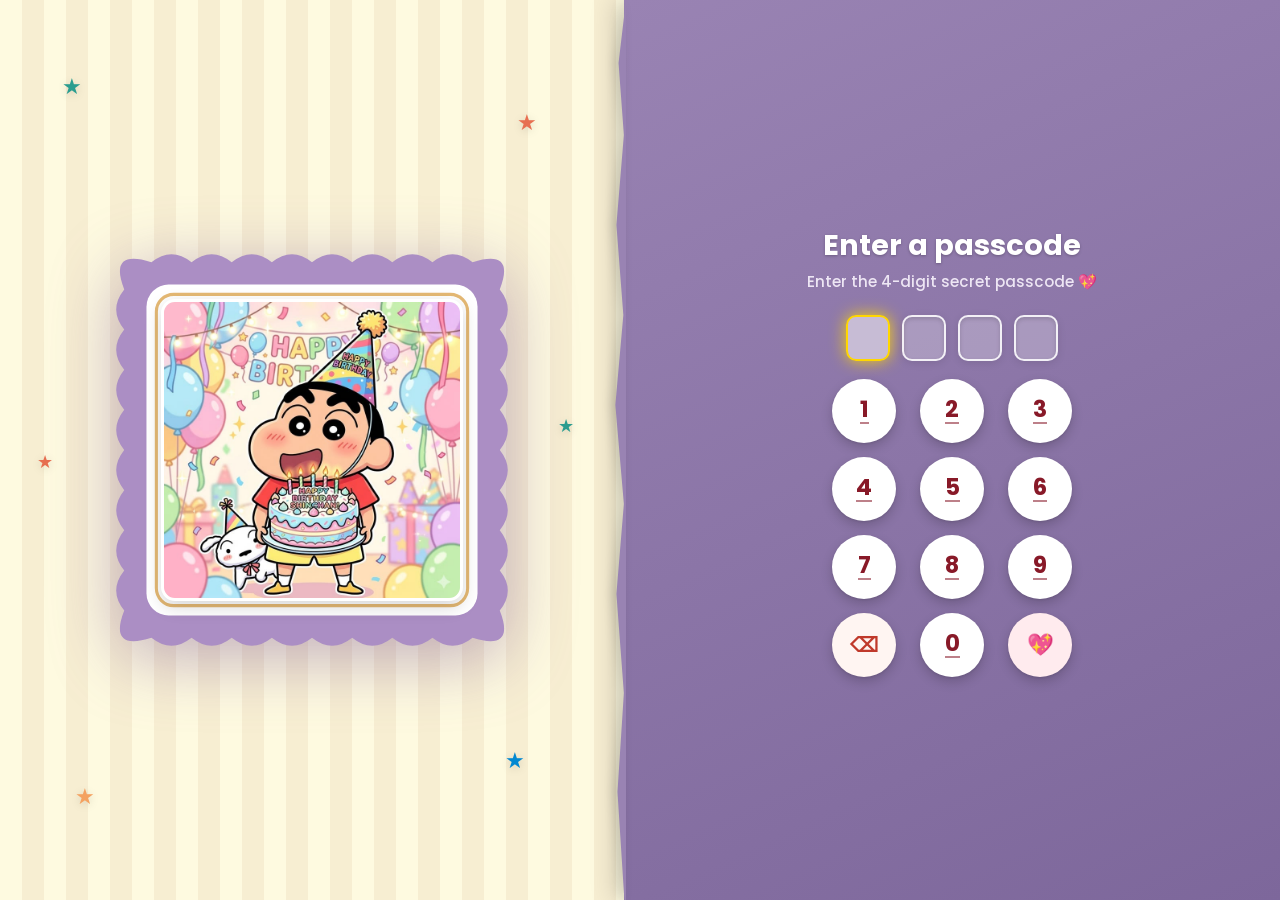
<file: index.html>
<!DOCTYPE html>
<html lang="en">

<head>
  <meta charset="UTF-8">
  <meta name="viewport" content="width=device-width, initial-scale=1.0">
  <meta name="author" content="Saklin (@saklin_01)">
  <meta name="description" content="Sweet-Bday | Interactive Birthday Celebration Reel & Music Experience by Saklin (@saklin_01)">
  <title>Happy Birthday Rachu😘</title>
  <link rel="preconnect" href="https://fonts.googleapis.com">
  <link rel="preconnect" href="https://fonts.gstatic.com" crossorigin>
  <link href="https://fonts.googleapis.com/css2?family=Caveat:wght@600;700&family=Playfair+Display:wght@800;900&family=Poppins:wght@400;500;600;700&family=Quicksand:wght@600;700&display=swap" rel="stylesheet">
  <link rel="stylesheet" href="style.css">
</head>
<body>

  <!-- Shinchan Date Verification Screen -->
  <div id="quiz-screen">
    <div class="quiz-card" id="quiz-card">
      
      <!-- Left Side: Scalloped Cameo Frame with Shinchan GIF -->
      <div class="quiz-visual-side">
        <span class="cameo-star s1">★</span>
        <span class="cameo-star s2">★</span>
        <span class="cameo-star s3">★</span>
        <span class="cameo-star s4">★</span>
        <span class="cameo-star s5">★</span>
        <span class="cameo-star s6">★</span>

        <div class="rosette-cameo">
          <svg class="rosette-svg" viewBox="0 0 340 340" aria-hidden="true">
            <path class="rosette-petals" d="M 40 18 Q 56.3 5, 72.5 18 Q 88.8 5, 105.0 18 Q 121.3 5, 137.5 18 Q 153.8 5, 170.0 18 Q 186.3 5, 202.5 18 Q 218.8 5, 235.0 18 Q 251.3 5, 267.5 18 Q 283.8 5, 300.0 18 Q 335 7, 322 40 Q 335 56.3, 322 72.5 Q 335 88.8, 322 105.0 Q 335 121.3, 322 137.5 Q 335 153.8, 322 170.0 Q 335 186.3, 322 202.5 Q 335 218.8, 322 235.0 Q 335 251.3, 322 267.5 Q 335 283.8, 322 300.0 Q 335 333, 300 322 Q 283.8 335, 267.5 322 Q 251.3 335, 235.0 322 Q 218.8 335, 202.5 322 Q 186.3 335, 170.0 322 Q 153.8 335, 137.5 322 Q 121.3 335, 105.0 322 Q 88.8 335, 72.5 322 Q 56.3 335, 40.0 322 Q 5 333, 18 300 Q 5 283.8, 18 267.5 Q 5 251.3, 18 235.0 Q 5 218.8, 18 202.5 Q 5 186.3, 18 170.0 Q 5 153.8, 18 137.5 Q 5 121.3, 18 105.0 Q 5 88.8, 18 72.5 Q 5 56.3, 18 40.0 Q 5 7, 40 18 Z" />
            <rect x="36" y="36" width="268" height="268" rx="18" ry="18" class="rosette-ring-outer" />
            <rect x="44" y="44" width="252" height="252" rx="14" ry="14" class="rosette-ring-inner" />
          </svg>
          <div class="shinchan-box">
            <img id="shinchan-img" src="assets/shinchan-birthday.png" alt="Shinchan Birthday"
               onerror="this.onerror=null;this.src='assets/birthday-cat.gif'" />
          </div>
        </div>
      </div>

      <!-- Right Side: Passcode Style Date Writing & Round Keypad -->
      <div class="quiz-input-side">
        <!-- Organic Torn Deckle Paper Divider -->
        <svg class="torn-deckle" viewBox="0 0 30 1000" preserveAspectRatio="none" aria-hidden="true">
          <path d="M 30 0 L 16 70 L 26 150 L 12 250 L 25 350 L 10 450 L 26 560 L 12 660 L 26 770 L 14 880 L 27 1000 L 30 1000 Z" fill="#9983b3" />
        </svg>

        <div class="passcode-container">
          <div class="passcode-header">
            <h3 id="quiz-title">Enter a passcode</h3>
            <p id="quiz-text">Enter the 4-digit secret passcode 💖</p>
          </div>

          <!-- 4 Passcode Boxes (Matching Reference Exactly) -->
          <div class="passcode-boxes-wrap">
            <div class="passcode-box" id="b0"></div>
            <div class="passcode-box" id="b1"></div>
            <div class="passcode-box" id="b2"></div>
            <div class="passcode-box" id="b3"></div>
          </div>

          <!-- Virtual Circular Keypad (Reference Aesthetic) -->
          <div class="keypad" id="keypad">
            <button class="key-btn" onclick="pressKey('1')"><span>1</span></button>
            <button class="key-btn" onclick="pressKey('2')"><span>2</span></button>
            <button class="key-btn" onclick="pressKey('3')"><span>3</span></button>
            <button class="key-btn" onclick="pressKey('4')"><span>4</span></button>
            <button class="key-btn" onclick="pressKey('5')"><span>5</span></button>
            <button class="key-btn" onclick="pressKey('6')"><span>6</span></button>
            <button class="key-btn" onclick="pressKey('7')"><span>7</span></button>
            <button class="key-btn" onclick="pressKey('8')"><span>8</span></button>
            <button class="key-btn" onclick="pressKey('9')"><span>9</span></button>
            <button class="key-btn key-action" onclick="deleteDigit()">⌫</button>
            <button class="key-btn" onclick="pressKey('0')"><span>0</span></button>
            <button class="key-btn key-submit" onclick="submitBirthdayDate()">💖</button>
          </div>

          <button id="retry-btn" class="hidden-btn" onclick="resetQuiz()">Try Again 🔄</button>
        </div>
      </div>

    </div>
  </div>

  <!-- Main Reel Container -->
  <main class="reel-container">
    


    <!-- Page 1: Hero Intro & Music Player -->
    <section class="card-page intro-page" id="page-1">
      
      <!-- Page 1 Background Texture Lines & Aesthetic Accents -->
      <div class="bg-texture-lines" aria-hidden="true"></div>
      <div class="corner-tape tape-tl" aria-hidden="true"></div>
      <div class="corner-tape tape-br" aria-hidden="true"></div>
      <div class="decor-line decor-line-left" aria-hidden="true"></div>
      <div class="decor-line decor-line-right" aria-hidden="true"></div>
      <div class="floating-doodle doodle-1" aria-hidden="true">✦</div>
      <div class="floating-doodle doodle-2" aria-hidden="true">♡</div>
      <div class="floating-doodle doodle-3" aria-hidden="true">✧</div>
      <div class="floating-doodle doodle-4" aria-hidden="true">♡</div>
      <div class="floating-doodle doodle-5" aria-hidden="true">✦</div>
      <div class="floating-doodle doodle-6" aria-hidden="true">🎀</div>

      <!-- Aesthetic Clouds & Sparkles Background Decor -->
      <div class="cloud cloud-top"></div>
      <div class="cloud cloud-bottom"></div>

      <!-- Main Typography Content -->
      <div class="intro-content">
        <h2 class="script-title split-words">
          <span class="anim-word" style="--w: 0">Happy</span>
          <span class="heart-doodle anim-word" style="--w: 1">♡</span>
        </h2>
        <h1 class="main-title split-letters marquee-letters" aria-label="BIRTHDAY">
          <span class="anim-char" style="--i: 0">B</span><span class="anim-char" style="--i: 1">I</span><span class="anim-char" style="--i: 2">R</span><span class="anim-char" style="--i: 3">T</span><span class="anim-char" style="--i: 4">H</span><span class="anim-char" style="--i: 5">D</span><span class="anim-char" style="--i: 6">A</span><span class="anim-char" style="--i: 7">Y</span>
        </h1>
        
        <div class="subtitle-wrap">
          <span class="doodle-heart">♡</span>
          <p class="subtitle split-words">
            <span class="anim-word" style="--w: 0">IT'S</span>
            <span class="anim-word" style="--w: 1">YOUR</span>
            <span class="anim-word" style="--w: 2">DAY,</span>
            <span class="anim-word" style="--w: 3">SHINE!</span>
            <span class="anim-word" style="--w: 4">&amp;</span>
            <span class="anim-word" style="--w: 5">ENJOY!</span>
          </p>
          <span class="sparkle">✦</span>
        </div>
      </div>

      <!-- Cute Aesthetic Framed GIF -->
      <div class="gif-frame-wrapper">
        <div class="frame-tape"></div>
        <div class="gif-polaroid">
          <img src="assets/birthday-cat.gif" alt="Happy Birthday Sweet Cat" class="birthday-gif" decoding="async">
          <span class="polaroid-caption">sweet day ♡</span>
        </div>
      </div>

      <!-- Audio Element -->
      <audio id="audioPlayer" src="assets/Happy Birthday Song 🎂.mp3" preload="metadata"></audio>

      <!-- Music Player Widget -->
      <div class="music-player">
        <div class="progress-area">
          <span class="time-current" id="timeCurrent">0:16</span>
          <div class="track-slider" id="trackSlider">
            <div class="track-fill" id="trackFill"></div>
            <div class="track-thumb" id="trackThumb"></div>
          </div>
          <span class="time-total" id="timeTotal">3:27</span>
        </div>

        <div class="player-controls">
          <button class="control-btn" id="shuffleBtn" aria-label="Shuffle">
            <svg viewBox="0 0 24 24" width="20" height="20" fill="currentColor">
              <path d="M10.59 9.17L5.41 4 4 5.41l5.17 5.17 1.42-1.41zM14.5 4l2.04 2.04L4 18.59 5.41 20 17.96 7.46 20 9.5V4h-5.5zm.33 9.41l-1.41 1.41 3.13 3.13L14.5 20H20v-5.5l-2.04 2.04-3.13-3.13z"/>
            </svg>
          </button>

          <button class="control-btn" id="prevBtn" aria-label="Previous">
            <svg viewBox="0 0 24 24" width="24" height="24" fill="currentColor">
              <path d="M6 6h2v12H6zm3.5 6l8.5 6V6z"/>
            </svg>
          </button>

          <button class="play-btn" id="playBtn" aria-label="Play or Pause">
            <svg class="icon-pause" id="iconPause" viewBox="0 0 24 24" width="24" height="24" fill="currentColor">
              <path d="M6 19h4V5H6v14zm8-14v14h4V5h-4z"/>
            </svg>
            <svg class="icon-play hidden" id="iconPlay" viewBox="0 0 24 24" width="24" height="24" fill="currentColor">
              <path d="M8 5v14l11-7z"/>
            </svg>
          </button>

          <button class="control-btn" id="nextBtn" aria-label="Next">
            <svg viewBox="0 0 24 24" width="24" height="24" fill="currentColor">
              <path d="M6 18l8.5-6L6 6v12zM16 6v12h2V6h-2z"/>
            </svg>
          </button>

          <button class="control-btn" id="repeatBtn" aria-label="Repeat">
            <svg viewBox="0 0 24 24" width="20" height="20" fill="currentColor">
              <path d="M7 7h10v3l4-4-4-4v3H5v6h2V7zm10 10H7v-3l-4 4 4 4v-3h12v-6h-2v4z"/>
            </svg>
          </button>
        </div>
      </div>

      <!-- Floating Next Page Button (Bottom-Right, Does Not Disturb Player) -->
      <button class="floating-nav-btn nav-next" id="toPage2Btn">
        <span>Cake Time</span> 🎂 ➔
      </button>

    </section>

    <!-- ==========================================
         Page 2: Vintage Cherry Cake & Wish Candle
         (Completely Different Gingham Checkered Theme)
         ========================================== -->
    <section class="card-page cake-page hidden" id="page-2">
      
      <!-- Distinct Pink & White Gingham Tablecloth Background -->
      <div class="bg-gingham" aria-hidden="true"></div>
      
      <!-- Scalloped Lace / Doily Accent on Top & Bottom -->
      <div class="scallop-border scallop-top" aria-hidden="true"></div>
      <div class="scallop-border scallop-bottom" aria-hidden="true"></div>

      <!-- Floating Cherry & Heart Stickers -->
      <div class="floating-sticker sticker-cherry-1" aria-hidden="true">🍒</div>
      <div class="floating-sticker sticker-cherry-2" aria-hidden="true">🍒</div>
      <div class="floating-sticker sticker-sparkle-1" aria-hidden="true">✨</div>
      <div class="floating-sticker sticker-sparkle-2" aria-hidden="true">💖</div>

      <!-- Page 2 Header Typography -->
      <div class="cake-header">
        <h2 class="script-title split-words">
          <span class="anim-word" style="--w: 0">Make</span>
          <span class="anim-word" style="--w: 1">a</span>
          <span class="anim-word" style="--w: 2">wish</span>
          <span class="heart-doodle anim-word" style="--w: 3">♡</span>
        </h2>
        <h1 class="main-title split-letters candle-letters" aria-label="BLOW THE CANDLES">
          <span class="title-word-nowrap">
            <span class="anim-char" style="--i: 0">B</span><span class="anim-char" style="--i: 1">L</span><span class="anim-char" style="--i: 2">O</span><span class="anim-char" style="--i: 3">W</span>
          </span>
          <span class="char-space">&nbsp;</span>
          <span class="title-word-nowrap">
            <span class="anim-char" style="--i: 4">T</span><span class="anim-char" style="--i: 5">H</span><span class="anim-char" style="--i: 6">E</span>
          </span>
          <span class="char-space">&nbsp;</span>
          <span class="title-word-nowrap">
            <span class="anim-char" style="--i: 7">C</span><span class="anim-char" style="--i: 8">A</span><span class="anim-char" style="--i: 9">N</span><span class="anim-char" style="--i: 10">D</span><span class="anim-char" style="--i: 11">L</span><span class="anim-char" style="--i: 12">E</span><span class="anim-char" style="--i: 13">S</span>
          </span>
        </h1>
        <p class="cake-subtitle" id="cakeSubtitle">May all your sweetest wishes and dreams come true! ✨</p>
      </div>

      <!-- Interactive Kawaii Birthday Cake GIF Card -->
      <div class="cake-interactive-wrap" id="cakeWrap">
        
        <div class="kawaii-cake-card">
          <div class="cake-tape" aria-hidden="true"></div>
          <img src="assets/kawaii-cake.gif" alt="Happy Birthday Kawaii Cake" class="kawaii-cake-img" loading="lazy" decoding="async">
          <span class="cake-card-caption">happy sweet day ♡</span>
        </div>

        <div class="cake-instruction-badge">
          <span class="badge-icon">🎂</span>
          <span class="badge-text" id="badgeText">Lot's of Love from Lokesh! 💌</span>
        </div>
      </div>

      <!-- Floating Next Page Button (Bottom-Right) -->
      <button class="floating-nav-btn nav-next" id="toPage3Btn">
        <span>Birthday Girl</span> 🌸 ➔
      </button>

    </section>

    <!-- ==========================================
         Page 3: Birthday Girl Polaroid & Audio Waveform
         (Distinct Vintage Blush Wallpaper & Floral Aesthetic)
         ========================================== -->
    <section class="card-page girl-page hidden" id="page-3">
      
      <!-- Distinct Page 3 Background: Delicate Polka Dots & Soft Blush Glow -->
      <div class="bg-blush-dots" aria-hidden="true"></div>
      <div class="girl-decor-sparkle sparkle-tl" aria-hidden="true">✦</div>
      <div class="girl-decor-sparkle sparkle-tr" aria-hidden="true">♡</div>
      <div class="girl-decor-sparkle sparkle-bl" aria-hidden="true">✨</div>
      <div class="girl-decor-sparkle sparkle-br" aria-hidden="true">🎀</div>

      <!-- Page 3 Header -->
      <div class="girl-header">
        <h2 class="script-title split-words">
          <span class="anim-word" style="--w: 0">Sweet</span>
          <span class="anim-word" style="--w: 1">Moments</span>
          <span class="heart-doodle anim-word" style="--w: 2">♡</span>
        </h2>
        <h1 class="main-title split-letters editorial-letters" aria-label="Racchu">
          <span class="title-word-nowrap">
            <span class="anim-char" style="--i: 0">R</span><span class="anim-char" style="--i: 1">A</span><span class="anim-char" style="--i: 2">C</span><span class="anim-char" style="--i: 3">C</span><span class="anim-char" style="--i: 4">H</span><span class="anim-char" style="--i: 5">U</span>
          </span>
          <span class="char-space">&nbsp;</span>
          <span class="title-word-nowrap">
            <span class="anim-char" style="--i: 5">🐸</span><span class="anim-char" style="--i: 6">🎀</span>
          </span>
        </h1>
        <p class="girl-subtitle split-words">
          <span class="anim-word" style="--w: 0">Forever</span>
          <span class="anim-word" style="--w: 1">lovely,</span>
          <span class="anim-word" style="--w: 2">radiant</span>
          <span class="anim-word" style="--w: 3">&amp;</span>
          <span class="anim-word" style="--w: 4">cherished</span>
          <span class="anim-word" style="--w: 5">✨</span>
        </p>
      </div>

      <!-- 3 Side-by-Side Responsive 3D Flip Polaroid Cards Trio -->
      <div class="trio-polaroid-container" id="trioPolaroidContainer">
        
        <!-- ================= CARD 1 ================= -->
        <div class="flip-polaroid-card card-tilt-left" data-card="1">
          <div class="flip-polaroid-inner">
            
            <!-- FRONT: Photo 1 -->
            <div class="polaroid-side polaroid-front">
              <span class="doodle-top-accent" aria-hidden="true">:)</span>
              <div class="satin-ribbon-bow ribbon-small" aria-hidden="true">
                <svg viewBox="0 0 100 80" width="44" height="35" class="ribbon-svg">
                  <defs>
                    <linearGradient id="ribbonGrad1" x1="0%" y1="0%" x2="100%" y2="100%">
                      <stop offset="0%" stop-color="#ff9eb5" />
                      <stop offset="100%" stop-color="#d93b68" />
                    </linearGradient>
                  </defs>
                  <path d="M50 35 C30 10, 10 20, 20 40 C28 52, 45 42, 50 36 Z" fill="url(#ribbonGrad1)" />
                  <path d="M50 35 C70 10, 90 20, 80 40 C72 52, 55 42, 50 36 Z" fill="url(#ribbonGrad1)" />
                  <path d="M46 38 C35 50, 22 62, 16 75 C24 72, 30 74, 38 78 C36 64, 44 48, 48 40 Z" fill="url(#ribbonGrad1)" />
                  <path d="M54 38 C65 50, 78 62, 84 75 C76 72, 70 74, 62 78 C64 64, 56 48, 52 40 Z" fill="url(#ribbonGrad1)" />
                  <ellipse cx="50" cy="36" rx="6" ry="5" fill="#e63968" />
                </svg>
              </div>
              <div class="photo-frame-outer">
                <img src="assets/Smily-Racchu.gif" alt="Racchu Peace Sign" class="Smily-Racchu" loading="lazy" decoding="async">
              </div>

              <div class="card-footer-mini">
                <span class="card-caption-mini">sweet smile ♡</span>
                <span class="card-heart-mini">♡</span>
              </div>
            </div>

            <!-- BACK: Short Sweet Note 1 (3-4 words) -->
            <div class="polaroid-side polaroid-back">
              <div class="letter-washi-tape tape-mini" aria-hidden="true"></div>
              <div class="note-center-content">
                <span class="note-sticker">☀️</span>
                <h3 class="short-note-text">Pure sunshine &amp; joy ♡</h3>
                <p class="short-note-sub">Always radiant &amp; kind</p>
              </div>
            </div>

          </div>
        </div>

        <!-- ================= CARD 2 ================= -->
        <div class="flip-polaroid-card card-center" data-card="2">
          <div class="flip-polaroid-inner">
            
            <!-- FRONT: Photo 2 -->
            <div class="polaroid-side polaroid-front">
              <span class="doodle-top-accent" aria-hidden="true">✦</span>
              <div class="photo-frame-outer">
                <img src="assets/Chasmish.gif" alt="Racchu Peace Sign" class="girl-gif" loading="lazy" decoding="async">
              </div>

              <div class="card-footer-mini">
                <span class="card-caption-mini">pure energy ✨</span>
                <span class="card-heart-mini">✨</span>
              </div>
            </div>

            <!-- BACK: Short Sweet Note 2 (3-4 words) -->
            <div class="polaroid-side polaroid-back">
              <div class="letter-washi-tape tape-mini" aria-hidden="true"></div>
              <div class="note-center-content">
                <span class="note-sticker">✨</span>
                <h3 class="short-note-text">Keep shining bright always!</h3>
                <p class="short-note-sub">Never lose your spark</p>
              </div>
            </div>

          </div>
        </div>

        <!-- ================= CARD 3 ================= -->
        <div class="flip-polaroid-card card-tilt-right" data-card="3">
          <div class="flip-polaroid-inner">
            
            <!-- FRONT: Photo 3 -->
            <div class="polaroid-side polaroid-front">
              <span class="doodle-top-accent" aria-hidden="true">♡</span>
              <div class="photo-frame-outer">
                <img src="assets/Khubsurat-Racchu.gif" alt="Racchu Blushing Smile" class="girl-photo" loading="lazy" decoding="async">
              </div>

              <div class="card-footer-mini">
                <span class="card-caption-mini">Forever Loved💖</span>
                <span class="card-heart-mini">💖</span>
              </div>
            </div>

            <!-- BACK: Short Sweet Note 3 (3-4 words) -->
            <div class="polaroid-side polaroid-back">
              <div class="letter-washi-tape tape-mini" aria-hidden="true"></div>
              <div class="note-center-content">
                <span class="note-sticker">💖</span>
                <h3 class="short-note-text">Deeply loved &amp; cherished!</h3>
                <p class="short-note-sub">Today &amp; every day</p>
              </div>
            </div>

          </div>
        </div>

      </div>

      <!-- Floating Nav Button to Next Page (Page 4: Balloons) -->
      <button class="floating-nav-btn nav-next" id="toPage4Btn">
        <span>Balloons</span> 🎈 ➔
      </button>

    </section>

    <!-- ==========================================
         Page 4: Balloons Bouquet & Birthday Wishes
         (Distinct Quilted Pastel Scrapbook & Aesthetic Stationery)
         ========================================== -->
    <section class="card-page wishes-page hidden" id="page-4">
      
      <!-- Distinct Page 4 Background: Quilted Diamond Weave & Vintage Glow -->
      <div class="bg-wishes-pattern" aria-hidden="true"></div>
      <div class="wishes-corner-tape tape-tl" aria-hidden="true"></div>
      <div class="wishes-corner-tape tape-tr" aria-hidden="true"></div>

      <!-- Floating Celebratory Stickers -->
      <div class="floating-wish-sticker sticker-balloon-1" aria-hidden="true">🎈</div>
      <div class="floating-wish-sticker sticker-rose-1" aria-hidden="true">🌹</div>
      <div class="floating-wish-sticker sticker-sparkle-3" aria-hidden="true">✨</div>
      <div class="floating-wish-sticker sticker-heart-3" aria-hidden="true">💖</div>

      <!-- Page 4 Header Typography -->
      <div class="wishes-header">
        <h2 class="script-title split-words">
          <span class="anim-word" style="--w: 0">Warmest</span>
          <span class="anim-word" style="--w: 1">Blessings</span>
          <span class="heart-doodle anim-word" style="--w: 2">♡</span>
        </h2>
        <h1 class="main-title split-letters festive-letters" aria-label="BALLOONS &amp; WISHES">
          <span class="title-word-nowrap">
            <span class="anim-char" style="--i: 0">B</span><span class="anim-char" style="--i: 1">A</span><span class="anim-char" style="--i: 2">L</span><span class="anim-char" style="--i: 3">L</span><span class="anim-char" style="--i: 4">O</span><span class="anim-char" style="--i: 5">O</span><span class="anim-char" style="--i: 6">N</span><span class="anim-char" style="--i: 7">S</span>
          </span>
          <span class="char-space">&nbsp;</span>
          <span class="title-word-nowrap">
            <span class="anim-char" style="--i: 8">&amp;</span>
          </span>
          <span class="char-space">&nbsp;</span>
          <span class="title-word-nowrap">
            <span class="anim-char" style="--i: 9">W</span><span class="anim-char" style="--i: 10">I</span><span class="anim-char" style="--i: 11">S</span><span class="anim-char" style="--i: 12">H</span><span class="anim-char" style="--i: 13">E</span><span class="anim-char" style="--i: 14">S</span>
          </span>
        </h1>
        <p class="wishes-subtitle">Another year of magic, joy &amp; being awesome! ✨</p>
      </div>

      <!-- Main Showcase Grid: Balloon Bouquet & Aesthetic Notepad -->
      <div class="wishes-showcase-grid">

        <!-- ================= CARD 1: BALLOONS BOUQUET & PINNED MEMO ================= -->
        <div class="balloon-card-wrapper">
          <div class="balloon-polaroid-frame">
            <div class="frame-tape-accent" aria-hidden="true"></div>

            <!-- Balloon Bouquet Stage -->
            <div class="balloon-stage">
              <!-- Cluster of 5 Glossy Aesthetic Helium Balloons -->
              <div class="balloon-cluster">
                
                <!-- Metallic Gold Balloon -->
                <div class="balloon-item balloon-gold" title="Shiny Gold Balloon">
                  <div class="balloon-gloss"></div>
                  <div class="balloon-tied-knot"></div>
                  <div class="balloon-string-curl string-1"></div>
                </div>

                <!-- Pearl Pink Balloon -->
                <div class="balloon-item balloon-pink" title="Pastel Pink Balloon">
                  <div class="balloon-gloss"></div>
                  <div class="balloon-tied-knot"></div>
                  <div class="balloon-string-curl string-2"></div>
                </div>

                <!-- Shimmer Confetti Balloon -->
                <div class="balloon-item balloon-confetti" title="Rose Gold Confetti Balloon">
                  <div class="confetti-fleck fleck-1"></div>
                  <div class="confetti-fleck fleck-2"></div>
                  <div class="confetti-fleck fleck-3"></div>
                  <div class="confetti-fleck fleck-4"></div>
                  <div class="confetti-fleck fleck-5"></div>
                  <div class="balloon-gloss"></div>
                  <div class="balloon-tied-knot"></div>
                  <div class="balloon-string-curl string-3"></div>
                </div>

                <!-- Deep Magenta Chrome Balloon -->
                <div class="balloon-item balloon-magenta" title="Magenta Chrome Balloon">
                  <div class="balloon-gloss"></div>
                  <div class="balloon-tied-knot"></div>
                  <div class="balloon-string-curl string-4"></div>
                </div>

                <!-- Pure Pearl White Balloon -->
                <div class="balloon-item balloon-pearl" title="Pure Pearl Balloon">
                  <div class="balloon-gloss"></div>
                  <div class="balloon-tied-knot"></div>
                  <div class="balloon-string-curl string-5"></div>
                </div>

              </div>

              <!-- Romantic Rose Petal & Floral Bouquet Garland Base -->
              <div class="floral-base-accent" aria-hidden="true">
                <span class="flower-symbol fl-1">🌸</span>
                <span class="flower-symbol fl-2">🌹</span>
                <span class="flower-symbol fl-3">💐</span>
                <span class="flower-symbol fl-4">🌷</span>
                <span class="flower-symbol fl-5">🌸</span>
              </div>

              <!-- Animated Cute Clapping Bunny GIF -->
              <div class="bunny-gif-container" id="bunnyGifContainer" title="Click for extra love ♡">
                <img src="assets/us.gif" alt="Cute Clapping Birthday Bunny" class="bunny-gif-img" loading="lazy" decoding="async">
              </div>

              <!-- Pinned Awesome Memo Note (Direct Match with Mockup) -->
              <div class="pinned-memo-badge">
                <div class="memo-pushpin" aria-hidden="true"></div>
                <div class="memo-tape-strip" aria-hidden="true"></div>
                <p class="memo-intro">another</p>
                <h3 class="memo-headline">year of<br>being</h3>
                <p class="memo-highlight">awesome!</p>
                <span class="memo-heart-icon">♥</span>
              </div>

            </div>

            <div class="balloon-card-footer">
              <span class="balloon-caption">cheering for you always ♡</span>
            </div>

          </div>
        </div>

        <!-- ================= CARD 2: AESTHETIC STATIONERY NOTEPAD ================= -->
        <div class="notepad-card-wrapper">
          <div class="notepad-washi-tape" aria-hidden="true"></div>

          <div class="aesthetic-notepad-card">
            
            <!-- Left Spiral / Binder Punch Holes (Direct Match with Mockup) -->
            <div class="binder-holes-col" aria-hidden="true">
              <span class="binder-hole"></span>
              <span class="binder-hole"></span>
              <span class="binder-hole"></span>
              <span class="binder-hole"></span>
              <span class="binder-hole"></span>
              <span class="binder-hole"></span>
              <span class="binder-hole"></span>
            </div>

            <!-- Ruled Stationery Paper Body -->
            <div class="notepad-sheet-body">
              
              <!-- Title Row -->
              <div class="notepad-title-row">
                <h3 class="notepad-heading">Birthday wishes:</h3>
                <span class="notepad-heart-accent">♥</span>
              </div>

              <!-- Interactive Wish List Items (With Heart Bullets) -->
              <ul class="wishes-checklist" id="wishesChecklist">
                <li class="wish-item" tabindex="0">
                  <span class="wish-heart-bullet">♥</span>
                  <div class="wish-text-content">
                    <p class="wish-line">May your days be filled with endless laughter &amp; pure sunshine</p>
                  </div>
                  <span class="wish-check-badge">✨</span>
                </li>

                <li class="wish-item" tabindex="0">
                  <span class="wish-heart-bullet">♥</span>
                  <div class="wish-text-content">
                    <p class="wish-line">May all your sweetest dreams, big &amp; small, come true</p>
                  </div>
                  <span class="wish-check-badge">✨</span>
                </li>

                <li class="wish-item" tabindex="0">
                  <span class="wish-heart-bullet">♥</span>
                  <div class="wish-text-content">
                    <p class="wish-line">Surrounded always by genuine love, peace &amp; true happiness</p>
                  </div>
                  <span class="wish-check-badge">✨</span>
                </li>

                <li class="wish-item" tabindex="0">
                  <span class="wish-heart-bullet">♥</span>
                  <div class="wish-text-content">
                    <p class="wish-line">Keep blooming, inspiring and radiating your beautiful spark</p>
                  </div>
                  <span class="wish-check-badge">✨</span>
                </li>

                <li class="wish-item" tabindex="0">
                  <span class="wish-heart-bullet">♥</span>
                  <div class="wish-text-content">
                    <p class="wish-line">Here’s to another fabulous, unforgettable year of being awesome!</p>
                  </div>
                  <span class="wish-check-badge">✨</span>
                </li>
              </ul>

              <!-- Sweet Sign-off Note -->
              <div class="notepad-signoff">
                <span class="signoff-quote">written with endless love &amp; smiles ♡</span>
                <div class="signoff-stamp">🌸 LOKESH 🌸</div>
              </div>

            </div>

          </div>
        </div>

      </div>

      <!-- Navigation: Go to Page 5 (Grand Celebration Finale) -->
      <button class="floating-nav-btn nav-next" id="toPage5Btn">
        <span>Celebration</span> 🎉 ➔
      </button>

    </section>

    <!-- ==========================================
         Page 5: Grand Finale & Joyful Celebration
         (Starry Sparkle Theme, Cute Birthday Cat Mascot & Grand Interactive Card)
         ========================================== -->
    <section class="card-page finale-page hidden" id="page-5">
      
      <!-- Distinct Page 5 Background: Starry Sparkle & Confetti Radiance -->
      <div class="bg-finale-sparkles" aria-hidden="true"></div>
      <div class="finale-corner-ribbon ribbon-tl" aria-hidden="true">🎀</div>
      <div class="finale-corner-ribbon ribbon-tr" aria-hidden="true">✨</div>

      <!-- Floating Celebration Accents -->
      <div class="floating-finale-sticker sticker-crown" aria-hidden="true">👑</div>
      <div class="floating-finale-sticker sticker-popper" aria-hidden="true">🎉</div>
      <div class="floating-finale-sticker sticker-star" aria-hidden="true">⭐</div>
      <div class="floating-finale-sticker sticker-party" aria-hidden="true">🥳</div>
      <div class="floating-finale-sticker sticker-magic" aria-hidden="true">💖</div>

      <!-- Page 5 Header Typography -->
      <div class="finale-header">
        <h2 class="script-title split-words">
          <span class="anim-word" style="--w: 0">Happy</span>
          <span class="anim-word" style="--w: 1">Birthday</span>
          <span class="heart-doodle anim-word" style="--w: 2">Queen ♡</span>
        </h2>
        <h1 class="main-title split-letters finale-letters" aria-label="CELEBRATION">
          <span class="title-word-nowrap">
            <span class="anim-char" style="--i: 0">C</span><span class="anim-char" style="--i: 1">E</span><span class="anim-char" style="--i: 2">L</span><span class="anim-char" style="--i: 3">E</span><span class="anim-char" style="--i: 4">B</span><span class="anim-char" style="--i: 5">R</span><span class="anim-char" style="--i: 6">A</span><span class="anim-char" style="--i: 7">T</span><span class="anim-char" style="--i: 8">I</span><span class="anim-char" style="--i: 9">O</span><span class="anim-char" style="--i: 10">N</span>
          </span>
        </h1>
        <p class="finale-subtitle split-words">
          <span class="anim-word" style="--w: 0">May</span>
          <span class="anim-word" style="--w: 1">all</span>
          <span class="anim-word" style="--w: 2">your</span>
          <span class="anim-word" style="--w: 3">wildest</span>
          <span class="anim-word" style="--w: 4">wishes</span>
          <span class="anim-word" style="--w: 5">come</span>
          <span class="anim-word" style="--w: 6">true!</span>
          <span class="anim-word" style="--w: 7">✨</span>
        </p>
      </div>

      <!-- Main Grand Finale Stage: Interactive 3D Gift Box Unboxing Stage -->
      <div class="finale-stage-wrapper">

        <!-- Hint Pill -->
        <div class="gift-tap-hint" id="giftTapHint">
          <span class="hint-sparkle">✨</span>
          <span class="hint-text">Tap the Gift Box to Open Your Birthday Surprise!</span>
          <span class="hint-sparkle">🎁</span>
        </div>

        <!-- 3D Interactive Birthday Gift Box Experience -->
        <div class="surprise-gift-experience" id="surpriseGiftBox" tabindex="0" role="button" aria-label="Tap to open your birthday surprise gift">
          
          <!-- Outer Floating Aura Rings -->
          <div class="gift-aura-ring ring-outer" aria-hidden="true"></div>
          <div class="gift-aura-ring ring-inner" aria-hidden="true"></div>

          <!-- 3D Gift Box Visual Body -->
          <div class="gift-box-3d">
            
            <!-- Gift Lid with Big Satin Ribbon Bow -->
            <div class="gift-lid">
              <div class="lid-ribbon-v"></div>
              <div class="lid-ribbon-h"></div>
              <!-- Big Satin Bow -->
              <div class="satin-bow-knot">
                <div class="bow-loop bow-left"></div>
                <div class="bow-loop bow-right"></div>
                <div class="bow-center-pearl"></div>
                <div class="bow-tail tail-left"></div>
                <div class="bow-tail tail-right"></div>
              </div>
            </div>

            <!-- Gift Base -->
            <div class="gift-base">
              <div class="base-ribbon-v"></div>
              <div class="base-ribbon-h"></div>
              <div class="gift-tag-pendant">
                <span class="tag-string"></span>
                <span class="tag-body">For You ♡</span>
              </div>
            </div>

          </div>

          <!-- Unboxed Surprise Content (Bursting Out on Click) -->
          <div class="gift-unboxed-content" id="giftUnboxedContent" aria-hidden="true">
            
            <!-- Radiating Celebration Halo Glow -->
            <div class="celebration-halo-glow"></div>

            <!-- Grand Celebration Birthday Cake GIF (from Giphy) -->
            <div class="unboxed-mascot-wrap">
              <span class="mascot-crown-float" aria-hidden="true">👑</span>
              <img src="assets/celebration-cake.gif" alt="Happy Birthday Celebration Cake" class="unboxed-cake-gif" id="celebrationCakeGif" loading="lazy" decoding="async">
            </div>

            <!-- Grand Birthday Queen Trophy Card -->
            <div class="trophy-celebration-card">
              <div class="trophy-ribbon-banner">★ QUEEN OF THE DAY ★</div>
              <h3 class="trophy-name">Racchu 🐸🎀</h3>
              <p class="trophy-wishes">
                "May your life always be as radiant, joyful, and magical as you make the world feel every single day!"
              </p>
              <div class="trophy-footer-decor">
                <span>🌸</span>
                <span>💖</span>
                <span>🎂</span>
                <span>✨</span>
                <span>🎀</span>
              </div>
            </div>
          </div>

        </div>

        <!-- Four additional gifts; put the linked HTML files beside index.html. -->
        <nav class="extra-gifts" aria-label="More birthday surprises">
          <a class="extra-gift" href="Us" target="_blank" aria-label="Open gift 1: Cyberpunk">
            <span class="extra-gift-box"><span>✦</span></span><span>Us in Cyberpunk</span>
          </a>
          <a class="extra-gift" href="Sunflower" target="_blank" rel="noopener noreferrer" aria-label="Open gift 2: Sunflower">
            <span class="extra-gift-box"><span>✿</span></span><span>Sunflower</span>
          </a>
          <a class="extra-gift" href="I-Love-you" target="_blank" aria-label="Open gift 3: I love you">
            <span class="extra-gift-box"><span>♡</span></span><span>I Love You</span>
          </a>
          <a class="extra-gift" href="Spotify" target="_blank" aria-label="Open gift 4: Spotify">
            <span class="extra-gift-box"><span>♫</span></span><span>Spotify</span>
          </a>
        </nav>
      </div>



    </section>

    <!-- Full-Screen Balloon Blast & Aerial Fireworks Container -->
    <div class="balloon-blast-container" id="balloonBlastContainer" aria-hidden="true"></div>

    <!-- Celebration Confetti & Streamers Container -->
    <div class="confetti-container" id="confettiContainer" aria-hidden="true"></div>

  </main>

  <!-- ============================================================
       🔒 LOCKSCREEN SCRIPT — passcode logic copied from index1.html
       Only the "correct passcode" branch is adapted for index2:
       it fades the lockscreen out and starts the Sweet-Bday music.
       ============================================================ -->
  <script src="script.js"></script>
</body>
</html>
</file>
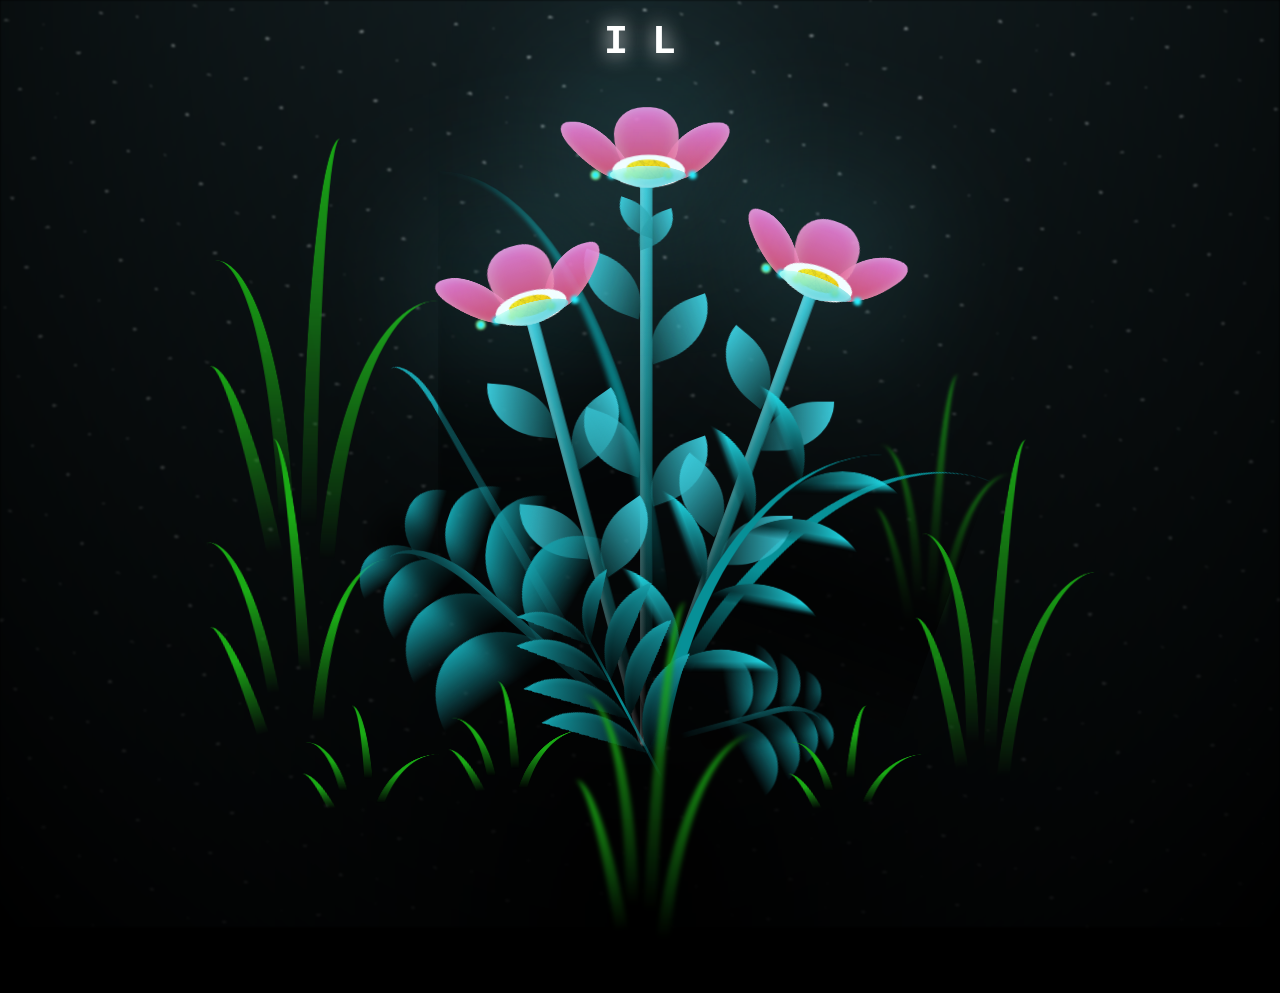
<file: I-Love-you/index.html>
<!DOCTYPE html>
<html lang="en">

<head>
  <meta charset="UTF-8">
  <meta http-equiv="X-UA-Compatible" content="IE=edge">
  <meta name="viewport" content="width=device-width, initial-scale=1.0">
  <link rel="shortcut icon" href="https://fiqtor.github.io/flowers-for-someone/images/gift.png/gift.png" type="image/x-icon">
  
  
  <title>FLOWERS NA KAY MANGO KA</title>

<style>
*,
*::after,
*::before {
  padding: 0;
  margin: 0;
  box-sizing: border-box;
}

:root {
  --dark-color: #000;
}

.title {
  position: absolute;
  width: 100%;
  text-align: center;
  margin-top: 20px;
  top: 0;
  left: 0;
  color: white;
  font-family: 'Courier New', Courier, monospace;
  font-size: 40px;
  text-shadow: 0px 0px 20px white;
}

body {
  display: flex;
  align-items: flex-end;
  justify-content: center;
  min-height: 100vh;
  background-color: var(--dark-color);
  overflow: hidden;
  perspective: 1000px;
}

.night {
  position: fixed;
  left: 50%;
  top: 0;
  transform: translateX(-50%);
  width: 100%;
  height: 100%;
  filter: blur(0.1vmin);
  background-image: radial-gradient(ellipse at top, transparent 0%, var(--dark-color)), radial-gradient(ellipse at bottom, var(--dark-color), rgba(145, 233, 255, 0.2)), repeating-linear-gradient(220deg, rgb(0, 0, 0) 0px, rgb(0, 0, 0) 19px, transparent 19px, transparent 22px), repeating-linear-gradient(189deg, rgb(0, 0, 0) 0px, rgb(0, 0, 0) 19px, transparent 19px, transparent 22px), repeating-linear-gradient(148deg, rgb(0, 0, 0) 0px, rgb(0, 0, 0) 19px, transparent 19px, transparent 22px), linear-gradient(90deg, rgb(255, 255, 250), rgb(240, 240, 240));
}

.flowers {
  position: relative;
  transform: scale(0.9);
}

.flower {
  position: absolute;
  bottom: 10vmin;
  transform-origin: bottom center;
  z-index: 10;
  --fl-speed: 0.8s;
}

.flower--1 {
  animation: moving-flower-1 4s linear infinite;
}

.flower--1 .flower__line {
  height: 20vmin;
  animation-delay: 0.3s;
}

.flower--1 .flower__line__leaf--1 {
  animation: blooming-leaf-right var(--fl-speed) 1.6s backwards;
}

.flower--1 .flower__line__leaf--2 {
  animation: blooming-leaf-right var(--fl-speed) 1.4s backwards;
}

.flower--1 .flower__line__leaf--3 {
  animation: blooming-leaf-left var(--fl-speed) 1.2s backwards;
}

.flower--1 .flower__line__leaf--4 {
  animation: blooming-leaf-left var(--fl-speed) 1s backwards;
}

.flower--1 .flower__line__leaf--5 {
  animation: blooming-leaf-right var(--fl-speed) 1.8s backwards;
}

.flower--1 .flower__line__leaf--6 {
  animation: blooming-leaf-left var(--fl-speed) 2s backwards;
}

.flower--2 {
  left: 50%;
  transform: rotate(20deg);
  animation: moving-flower-2 4s linear infinite;
}

.flower--2 .flower__line {
  height: 60vmin;
  animation-delay: 0.6s;
}

.flower--2 .flower__line__leaf--1 {
  animation: blooming-leaf-right var(--fl-speed) 1.9s backwards;
}

.flower--2 .flower__line__leaf--2 {
  animation: blooming-leaf-right var(--fl-speed) 1.7s backwards;
}

.flower--2 .flower__line__leaf--3 {
  animation: blooming-leaf-left var(--fl-speed) 1.5s backwards;
}

.flower--2 .flower__line__leaf--4 {
  animation: blooming-leaf-left var(--fl-speed) 1.3s backwards;
}

.flower--3 {
  left: 50%;
  transform: rotate(-15deg);
  animation: moving-flower-3 4s linear infinite;
}

.flower--3 .flower__line {
  animation-delay: 0.9s;
}

.flower--3 .flower__line__leaf--1 {
  animation: blooming-leaf-right var(--fl-speed) 2.5s backwards;
}

.flower--3 .flower__line__leaf--2 {
  animation: blooming-leaf-right var(--fl-speed) 2.3s backwards;
}

.flower--3 .flower__line__leaf--3 {
  animation: blooming-leaf-left var(--fl-speed) 2.1s backwards;
}

.flower--3 .flower__line__leaf--4 {
  animation: blooming-leaf-left var(--fl-speed) 1.9s backwards;
}

.flower__leafs {
  position: relative;
  animation: blooming-flower 2s backwards;
}

.flower__leafs--1 {
  animation-delay: 1.1s;
}

.flower__leafs--2 {
  animation-delay: 1.4s;
}

.flower__leafs--3 {
  animation-delay: 1.7s;
}

.flower__leafs::after {
  content: "";
  position: absolute;
  left: 0;
  top: 0;
  transform: translate(-50%, -100%);
  width: 8vmin;
  height: 8vmin;
  background-color: #7bff57;
  filter: blur(10vmin);
}

.flower__leaf {
  position: absolute;
  bottom: 0;
  left: 50%;
  width: 8vmin;
  height: 11vmin;
  border-radius: 51% 49% 47% 53%/44% 45% 55% 69%;
  background-color: #7bff57;
  background-image: linear-gradient(to top, #fffbfb, #ffffff);
  transform-origin: bottom center;
  opacity: 0.9;
  box-shadow: inset 0 0 2vmin rgba(255, 121, 121, 0.5);
}

.flower__leaf--1 {
  transform: translate(-10%, 1%) rotateY(40deg) rotateX(-50deg);
}

.flower__leaf--2 {
  transform: translate(-50%, -4%) rotateX(40deg);
}

.flower__leaf--3 {
  transform: translate(-90%, 0%) rotateY(45deg) rotateX(50deg);
}

.flower__leaf--4 {
  width: 8vmin;
  height: 8vmin;
  transform-origin: bottom left;
  border-radius: 4vmin 10vmin 4vmin 4vmin;
  transform: translate(0%, 18%) rotateX(70deg) rotate(-43deg);
  background-image: linear-gradient(to top, rgba(255, 2555, 255, 0.4), #7bff57);
  z-index: 1;
  opacity: 0.8;
  -webkit-transform: translate(0%, 18%) rotateX(70deg) rotate(-43deg);
  -moz-transform: translate(0%, 18%) rotateX(70deg) rotate(-43deg);
  -ms-transform: translate(0%, 18%) rotateX(70deg) rotate(-43deg);
  -o-transform: translate(0%, 18%) rotateX(70deg) rotate(-43deg);
}

.flower__white-circle {
  position: absolute;
  left: -3.5vmin;
  top: -3vmin;
  width: 9vmin;
  height: 4vmin;
  border-radius: 50%;
  background-color: #aff400;
}

.flower__white-circle::after {
  content: "";
  position: absolute;
  left: 50%;
  top: 45%;
  transform: translate(-50%, -50%);
  width: 60%;
  height: 60%;
  border-radius: inherit;
  background-image: repeating-linear-gradient(135deg, rgb(55, 255, 0) 0px, rgb(85, 255, 0) 1px, transparent 1px, transparent 12px), repeating-linear-gradient(45deg, rgba(0, 0, 0, 0.03) 0px, rgba(0, 0, 0, 0.03) 1px, transparent 1px, transparent 12px), repeating-linear-gradient(67.5deg, rgba(0, 0, 0, 0.03) 0px, rgba(0, 0, 0, 0.03) 1px, transparent 1px, transparent 12px), repeating-linear-gradient(135deg, rgba(0, 0, 0, 0.03) 0px, rgba(0, 0, 0, 0.03) 1px, transparent 1px, transparent 12px), repeating-linear-gradient(45deg, rgba(0, 0, 0, 0.03) 0px, rgba(0, 0, 0, 0.03) 1px, transparent 1px, transparent 12px), repeating-linear-gradient(112.5deg, rgba(0, 0, 0, 0.03) 0px, rgba(0, 0, 0, 0.03) 1px, transparent 1px, transparent 12px), repeating-linear-gradient(112.5deg, rgba(0, 0, 0, 0.03) 0px, rgba(0, 0, 0, 0.03) 1px, transparent 1px, transparent 12px), repeating-linear-gradient(45deg, rgba(0, 0, 0, 0.03) 0px, rgba(0, 0, 0, 0.03) 1px, transparent 1px, transparent 12px), repeating-linear-gradient(22.5deg, rgba(0, 0, 0, 0.03) 0px, rgba(0, 0, 0, 0.03) 1px, transparent 1px, transparent 12px), repeating-linear-gradient(45deg, rgba(0, 0, 0, 0.03) 0px, rgba(0, 0, 0, 0.03) 1px, transparent 1px, transparent 12px), repeating-linear-gradient(22.5deg, rgba(0, 0, 0, 0.03) 0px, rgba(0, 0, 0, 0.03) 1px, transparent 1px, transparent 12px), repeating-linear-gradient(135deg, rgba(0, 0, 0, 0.03) 0px, rgba(0, 0, 0, 0.03) 1px, transparent 1px, transparent 12px), repeating-linear-gradient(157.5deg, rgba(0, 0, 0, 0.03) 0px, rgba(0, 0, 0, 0.03) 1px, transparent 1px, transparent 12px), repeating-linear-gradient(67.5deg, rgba(0, 0, 0, 0.03) 0px, rgba(0, 0, 0, 0.03) 1px, transparent 1px, transparent 12px), repeating-linear-gradient(67.5deg, rgba(0, 0, 0, 0.03) 0px, rgba(0, 0, 0, 0.03) 1px, transparent 1px, transparent 12px), linear-gradient(90deg, rgb(255, 235, 18), rgb(255, 206, 0));
}

.flower__line {
  height: 55vmin;
  width: 1.5vmin;
  background-image: linear-gradient(to left, rgba(85, 255, 0, 0.715), transparent, rgba(67, 252, 0, 0.712)), linear-gradient(to top, transparent 10%, #87e64b, #71ec41);
  box-shadow: inset 0 0 2px rgba(73, 230, 0, 0.697);
  animation: grow-flower-tree 4s backwards;
}

.flower__line__leaf {
  --w: 7vmin;
  --h: calc(var(--w) + 2vmin);
  position: absolute;
  top: 20%;
  left: 90%;
  width: var(--w);
  height: var(--h);
  border-top-right-radius: var(--h);
  border-bottom-left-radius: var(--h);
  background-image: linear-gradient(to top, rgba(0, 221, 11, 0.579), #2a9c37);
}

.flower__line__leaf--1 {
  transform: rotate(70deg) rotateY(30deg);
}

.flower__line__leaf--2 {
  top: 45%;
  transform: rotate(70deg) rotateY(30deg);
}

.flower__line__leaf--3,
.flower__line__leaf--4,
.flower__line__leaf--6 {
  border-top-right-radius: 0;
  border-bottom-left-radius: 0;
  border-top-left-radius: var(--h);
  border-bottom-right-radius: var(--h);
  left: -460%;
  top: 12%;
  transform: rotate(-70deg) rotateY(30deg);
}

.flower__line__leaf--4 {
  top: 40%;
}

.flower__line__leaf--5 {
  top: 0;
  transform-origin: left;
  transform: rotate(70deg) rotateY(30deg) scale(0.6);
}

.flower__line__leaf--6 {
  top: -2%;
  left: -450%;
  transform-origin: right;
  transform: rotate(-70deg) rotateY(30deg) scale(0.6);
}

.flower__light {
  position: absolute;
  bottom: 0vmin;
  width: 1vmin;
  height: 1vmin;
  background-color: rgb(255, 251, 0);
  border-radius: 50%;
  filter: blur(0.2vmin);
  animation: light-ans 4s linear infinite backwards;
}

.flower__light:nth-child(odd) {
  background-color: #5df77b;
}

.flower__light--1 {
  left: -2vmin;
  animation-delay: 1s;
}

.flower__light--2 {
  left: 3vmin;
  animation-delay: 0.5s;
}

.flower__light--3 {
  left: -6vmin;
  animation-delay: 0.3s;
}

.flower__light--4 {
  left: 6vmin;
  animation-delay: 0.9s;
}

.flower__light--5 {
  left: -1vmin;
  animation-delay: 1.5s;
}

.flower__light--6 {
  left: -4vmin;
  animation-delay: 3s;
}

.flower__light--7 {
  left: 3vmin;
  animation-delay: 2s;
}

.flower__light--8 {
  left: -6vmin;
  animation-delay: 3.5s;
}

.flower__grass {
  --c: #61fb33;
  --line-w: 1.5vmin;
  position: absolute;
  bottom: 12vmin;
  left: -7vmin;
  display: flex;
  flex-direction: column;
  align-items: flex-end;
  z-index: 20;
  transform-origin: bottom center;
  transform: rotate(-48deg) rotateY(40deg);
}

.flower__grass--1 {
  animation: moving-grass 2s linear infinite;
}

.flower__grass--2 {
  left: 2vmin;
  bottom: 10vmin;
  transform: scale(0.5) rotate(75deg) rotateX(10deg) rotateY(-200deg);
  opacity: 0.8;
  z-index: 0;
  animation: moving-grass--2 1.5s linear infinite;
}

.flower__grass--top {
  width: 7vmin;
  height: 10vmin;
  border-top-right-radius: 100%;
  border-right: var(--line-w) solid var(--c);
  transform-origin: bottom center;
  transform: rotate(-2deg);
}

.flower__grass--bottom {
  margin-top: -2px;
  width: var(--line-w);
  height: 25vmin;
  background-image: linear-gradient(to top, transparent, var(--c));
}

.flower__grass__leaf {
  --size: 10vmin;
  position: absolute;
  width: calc(var(--size) * 2.1);
  height: var(--size);
  border-top-left-radius: var(--size);
  border-top-right-radius: var(--size);
  background-image: linear-gradient(to top, transparent, transparent 30%, var(--c));
  z-index: 100;
}

.flower__grass__leaf--1 {
  top: -6%;
  left: 30%;
  --size: 6vmin;
  transform: rotate(-20deg);
  animation: growing-grass-ans--1 2s 2.6s backwards;
}

@keyframes growing-grass-ans--1 {
  0% {
    transform-origin: bottom left;
    transform: rotate(-20deg) scale(0);
  }
}

.flower__grass__leaf--2 {
  top: -5%;
  left: -110%;
  --size: 6vmin;
  transform: rotate(10deg);
  animation: growing-grass-ans--2 2s 2.4s linear backwards;
}

@keyframes growing-grass-ans--2 {
  0% {
    transform-origin: bottom right;
    transform: rotate(10deg) scale(0);
  }
}

.flower__grass__leaf--3 {
  top: 5%;
  left: 60%;
  --size: 8vmin;
  transform: rotate(-18deg) rotateX(-20deg);
  animation: growing-grass-ans--3 2s 2.2s linear backwards;
}

@keyframes growing-grass-ans--3 {
  0% {
    transform-origin: bottom left;
    transform: rotate(-18deg) rotateX(-20deg) scale(0);
  }
}

.flower__grass__leaf--4 {
  top: 6%;
  left: -135%;
  --size: 8vmin;
  transform: rotate(2deg);
  animation: growing-grass-ans--4 2s 2s linear backwards;
}

@keyframes growing-grass-ans--4 {
  0% {
    transform-origin: bottom right;
    transform: rotate(2deg) scale(0);
  }
}

.flower__grass__leaf--5 {
  top: 20%;
  left: 60%;
  --size: 10vmin;
  transform: rotate(-24deg) rotateX(-20deg);
  animation: growing-grass-ans--5 2s 1.8s linear backwards;
}

@keyframes growing-grass-ans--5 {
  0% {
    transform-origin: bottom left;
    transform: rotate(-24deg) rotateX(-20deg) scale(0);
  }
}

.flower__grass__leaf--6 {
  top: 22%;
  left: -180%;
  --size: 10vmin;
  transform: rotate(10deg);
  animation: growing-grass-ans--6 2s 1.6s linear backwards;
}

@keyframes growing-grass-ans--6 {
  0% {
    transform-origin: bottom right;
    transform: rotate(10deg) scale(0);
  }
}

.flower__grass__leaf--7 {
  top: 39%;
  left: 70%;
  --size: 10vmin;
  transform: rotate(-10deg);
  animation: growing-grass-ans--7 2s 1.4s linear backwards;
}

@keyframes growing-grass-ans--7 {
  0% {
    transform-origin: bottom left;
    transform: rotate(-10deg) scale(0);
  }
}

.flower__grass__leaf--8 {
  top: 40%;
  left: -215%;
  --size: 11vmin;
  transform: rotate(10deg);
  animation: growing-grass-ans--8 2s 1.2s linear backwards;
}

@keyframes growing-grass-ans--8 {
  0% {
    transform-origin: bottom right;
    transform: rotate(10deg) scale(0);
  }
}

.flower__grass__overlay {
  position: absolute;
  top: -10%;
  right: 0%;
  width: 100%;
  height: 100%;
  background-color: rgba(51, 255, 0, 0.6);
  filter: blur(1.5vmin);
  z-index: 100;
}

.flower__g-long {
  --w: 2vmin;
  --h: 6vmin;
  --c: #5dff51;
  position: absolute;
  bottom: 10vmin;
  left: -3vmin;
  transform-origin: bottom center;
  transform: rotate(-30deg) rotateY(-20deg);
  display: flex;
  flex-direction: column;
  align-items: flex-end;
  animation: flower-g-long-ans 3s linear infinite;
}

@keyframes flower-g-long-ans {

  0%,
  100% {
    transform: rotate(-30deg) rotateY(-20deg);
  }

  50% {
    transform: rotate(-32deg) rotateY(-20deg);
  }
}

.flower__g-long__top {
  top: calc(var(--h) * -1);
  width: calc(var(--w) + 1vmin);
  height: var(--h);
  border-top-right-radius: 100%;
  border-right: 0.7vmin solid var(--c);
  transform: translate(-0.7vmin, 1vmin);
}

.flower__g-long__bottom {
  width: var(--w);
  height: 50vmin;
  transform-origin: bottom center;
  background-image: linear-gradient(to top, transparent 30%, var(--c));
  box-shadow: inset 0 0 2px rgba(0, 223, 45, 0.5);
  -webkit-clip-path: polygon(35% 0, 65% 1%, 100% 100%, 0% 100%);
  clip-path: polygon(35% 0, 65% 1%, 100% 100%, 0% 100%);
}

.flower__g-right {
  position: absolute;
  bottom: 6vmin;
  left: -2vmin;
  transform-origin: bottom left;
  transform: rotate(20deg);
}

.flower__g-right .leaf {
  width: 30vmin;
  height: 50vmin;
  border-top-left-radius: 100%;
  border-left: 2vmin solid #7bff57;
  background-image: linear-gradient(to bottom, transparent, var(--dark-color) 60%);
  -webkit-mask-image: linear-gradient(to top, transparent 30%, #7bff57 60%);
}

.flower__g-right--1 {
  animation: flower-g-right-ans 2.5s linear infinite;
}

.flower__g-right--2 {
  left: 5vmin;
  transform: rotateY(-180deg);
  animation: flower-g-right-ans--2 3s linear infinite;
}

.flower__g-right--2 .leaf {
  height: 75vmin;
  filter: blur(0.3vmin);
  opacity: 0.8;
}

@keyframes flower-g-right-ans {

  0%,
  100% {
    transform: rotate(20deg);
  }

  50% {
    transform: rotate(24deg) rotateX(-20deg);
  }
}

@keyframes flower-g-right-ans--2 {

  0%,
  100% {
    transform: rotateY(-180deg) rotate(0deg) rotateX(-20deg);
  }

  50% {
    transform: rotateY(-180deg) rotate(6deg) rotateX(-20deg);
  }
}

.flower__g-front {
  position: absolute;
  bottom: 6vmin;
  left: 2.5vmin;
  z-index: 100;
  transform-origin: bottom center;
  transform: rotate(-28deg) rotateY(30deg) scale(1.04);
  animation: flower__g-front-ans 2s linear infinite;
}

@keyframes flower__g-front-ans {

  0%,
  100% {
    transform: rotate(-28deg) rotateY(30deg) scale(1.04);
  }

  50% {
    transform: rotate(-35deg) rotateY(40deg) scale(1.04);
  }
}

.flower__g-front__line {
  width: 0.3vmin;
  height: 20vmin;
  background-image: linear-gradient(to top, transparent, #7bff57, transparent 100%);
  position: relative;
}

.flower__g-front__leaf-wrapper {
  position: absolute;
  top: 0;
  left: 0;
  transform-origin: bottom left;
  transform: rotate(10deg);
}

.flower__g-front__leaf-wrapper:nth-child(even) {
  left: 0vmin;
  transform: rotateY(-180deg) rotate(5deg);
  animation: flower__g-front__leaf-left-ans 1s ease-in backwards;
}

.flower__g-front__leaf-wrapper:nth-child(odd) {
  animation: flower__g-front__leaf-ans 1s ease-in backwards;
}

.flower__g-front__leaf-wrapper--1 {
  top: -8vmin;
  transform: scale(0.7);
  animation: flower__g-front__leaf-ans 1s 5.5s ease-in backwards !important;
}

.flower__g-front__leaf-wrapper--2 {
  top: -8vmin;
  transform: rotateY(-180deg) scale(0.7) !important;
  animation: flower__g-front__leaf-left-ans-2 1s 4.6s ease-in backwards !important;
}

.flower__g-front__leaf-wrapper--3 {
  top: -3vmin;
  animation: flower__g-front__leaf-ans 1s 4.6s ease-in backwards;
}

.flower__g-front__leaf-wrapper--4 {
  top: -3vmin;
  transform: rotateY(-180deg) scale(0.9) !important;
  animation: flower__g-front__leaf-left-ans-2 1s 4.6s ease-in backwards !important;
}

@keyframes flower__g-front__leaf-left-ans-2 {
  0% {
    transform: rotateY(-180deg) scale(0);
  }
}

.flower__g-front__leaf-wrapper--5,
.flower__g-front__leaf-wrapper--6 {
  top: 2vmin;
}

.flower__g-front__leaf-wrapper--7,
.flower__g-front__leaf-wrapper--8 {
  top: 6.5vmin;
}

.flower__g-front__leaf-wrapper--2 {
  animation-delay: 5.2s !important;
}

.flower__g-front__leaf-wrapper--3 {
  animation-delay: 4.9s !important;
}

.flower__g-front__leaf-wrapper--5 {
  animation-delay: 4.3s !important;
}

.flower__g-front__leaf-wrapper--6 {
  animation-delay: 4.1s !important;
}

.flower__g-front__leaf-wrapper--7 {
  animation-delay: 3.8s !important;
}

.flower__g-front__leaf-wrapper--8 {
  animation-delay: 3.5s !important;
}

@keyframes flower__g-front__leaf-ans {
  0% {
    transform: rotate(10deg) scale(0);
  }
}

@keyframes flower__g-front__leaf-left-ans {
  0% {
    transform: rotateY(-180deg) rotate(5deg) scale(0);
  }
}

.flower__g-front__leaf {
  width: 10vmin;
  height: 10vmin;
  border-radius: 100% 0% 0% 100%/100% 100% 0% 0%;
  box-shadow: inset 0 2px 1vmin hsla(123, 99%, 38%, 0.625);
  background-image: linear-gradient(to bottom left, transparent, var(--dark-color)), linear-gradient(to bottom right, #7bff57 50%, transparent 50%, transparent);
  -webkit-mask-image: linear-gradient(to bottom right, #7bff57 50%, transparent 50%, transparent);
  mask-image: linear-gradient(to bottom right, #7bff57 50%, transparent 50%, transparent);
}

.flower__g-fr {
  position: absolute;
  bottom: -4vmin;
  left: vmin;
  transform-origin: bottom left;
  z-index: 10;
  animation: flower__g-fr-ans 2s linear infinite;
}

@keyframes flower__g-fr-ans {

  0%,
  100% {
    transform: rotate(2deg);
  }

  50% {
    transform: rotate(4deg);
    -webkit-transform: rotate(4deg);
    -moz-transform: rotate(4deg);
    -ms-transform: rotate(4deg);
    -o-transform: rotate(4deg);
  }
}

.flower__g-fr .leaf {
  width: 30vmin;
  height: 50vmin;
  border-top-left-radius: 100%;
  border-left: 2vmin solid #7bff57;
  -webkit-mask-image: linear-gradient(to top, transparent 25%, #7bff57 50%);
  position: relative;
  z-index: 1;
}

.flower__g-fr__leaf {
  position: absolute;
  top: 0;
  left: 0;
  width: 10vmin;
  height: 10vmin;
  border-radius: 100% 0% 0% 100%/100% 100% 0% 0%;
  box-shadow: inset 0 2px 1vmin hsla(134, 83%, 42%, 0.605);
  background-image: linear-gradient(to bottom left, transparent, var(--dark-color) 98%), linear-gradient(to bottom right, #7bff57 45%, transparent 50%, transparent);
  -webkit-mask-image: linear-gradient(135deg, #7bff57 40%, transparent 50%, transparent);
}

.flower__g-fr__leaf--1 {
  left: 20vmin;
  transform: rotate(45deg);
  animation: flower__g-fr-leaft-ans-1 0.5s 5.2s linear backwards;
}

@keyframes flower__g-fr-leaft-ans-1 {
  0% {
    transform-origin: left;
    transform: rotate(45deg) scale(0);
  }
}

.flower__g-fr__leaf--2 {
  left: 12vmin;
  top: -7vmin;
  transform: rotate(25deg) rotateY(-180deg);
  animation: flower__g-fr-leaft-ans-6 0.5s 5s linear backwards;
}

.flower__g-fr__leaf--3 {
  left: 15vmin;
  top: 6vmin;
  transform: rotate(55deg);
  animation: flower__g-fr-leaft-ans-5 0.5s 4.8s linear backwards;
}

.flower__g-fr__leaf--4 {
  left: 6vmin;
  top: -2vmin;
  transform: rotate(25deg) rotateY(-180deg);
  animation: flower__g-fr-leaft-ans-6 0.5s 4.6s linear backwards;
}

.flower__g-fr__leaf--5 {
  left: 10vmin;
  top: 14vmin;
  transform: rotate(55deg);
  animation: flower__g-fr-leaft-ans-5 0.5s 4.4s linear backwards;
}

@keyframes flower__g-fr-leaft-ans-5 {
  0% {
    transform-origin: left;
    transform: rotate(55deg) scale(0);
  }
}

.flower__g-fr__leaf--6 {
  left: 0vmin;
  top: 6vmin;
  transform: rotate(25deg) rotateY(-180deg);
  animation: flower__g-fr-leaft-ans-6 0.5s 4.2s linear backwards;
}

@keyframes flower__g-fr-leaft-ans-6 {
  0% {
    transform-origin: right;
    transform: rotate(25deg) rotateY(-180deg) scale(0);
  }
}

.flower__g-fr__leaf--7 {
  left: 5vmin;
  top: 22vmin;
  transform: rotate(45deg);
  animation: flower__g-fr-leaft-ans-7 0.5s 4s linear backwards;
}

@keyframes flower__g-fr-leaft-ans-7 {
  0% {
    transform-origin: left;
    transform: rotate(45deg) scale(0);
  }
}

.flower__g-fr__leaf--8 {
  left: -4vmin;
  top: 15vmin;
  transform: rotate(15deg) rotateY(-180deg);
  animation: flower__g-fr-leaft-ans-8 0.5s 3.8s linear backwards;
}

@keyframes flower__g-fr-leaft-ans-8 {
  0% {
    transform-origin: right;
    transform: rotate(15deg) rotateY(-180deg) scale(0);
  }
}

.long-g {
  position: absolute;
  bottom: 25vmin;
  left: -42vmin;
  transform-origin: bottom left;
}

.long-g--1 {
  bottom: 0vmin;
  transform: scale(0.8) rotate(-5deg);
}

.long-g--1 .leaf {
  -webkit-mask-image: linear-gradient(to top, transparent 40%, #7bff57 80%) !important;
}

.long-g--1 .leaf--1 {
  --w: 5vmin;
  --h: 60vmin;
  left: -2vmin;
  transform: rotate(3deg) rotateY(-180deg);
}

.long-g--2,
.long-g--3 {
  bottom: -3vmin;
  left: -35vmin;
  transform-origin: center;
  transform: scale(0.6) rotateX(60deg);
}

.long-g--2 .leaf,
.long-g--3 .leaf {
  -webkit-mask-image: linear-gradient(to top, transparent 50%, #7bff57 80%) !important;
}

.long-g--2 .leaf--1,
.long-g--3 .leaf--1 {
  left: -1vmin;
  transform: rotateY(-180deg);
}

.long-g--3 {
  left: -17vmin;
  bottom: 0vmin;
}

.long-g--3 .leaf {
  -webkit-mask-image: linear-gradient(to top, transparent 40%, #7bff57 80%) !important;
}

.long-g--4 {
  left: 25vmin;
  bottom: -3vmin;
  transform-origin: center;
  transform: scale(0.6) rotateX(60deg);
}

.long-g--4 .leaf {
  -webkit-mask-image: linear-gradient(to top, transparent 50%, #7bff57 80%) !important;
}

.long-g--5 {
  left: 42vmin;
  bottom: 0vmin;
  transform: scale(0.8) rotate(2deg);
}

.long-g--6 {
  left: 0vmin;
  bottom: -20vmin;
  z-index: 100;
  filter: blur(0.3vmin);
  transform: scale(0.8) rotate(2deg);
}

.long-g--7 {
  left: 35vmin;
  bottom: 20vmin;
  z-index: -1;
  filter: blur(0.3vmin);
  transform: scale(0.6) rotate(2deg);
  opacity: 0.7;
}

.long-g .leaf {
  --w: 15vmin;
  --h: 40vmin;
  --c: #1aaa15;
  position: absolute;
  bottom: 0;
  width: var(--w);
  height: var(--h);
  border-top-left-radius: 100%;
  border-left: 2vmin solid var(--c);
  -webkit-mask-image: linear-gradient(to top, transparent 20%, var(--dark-color));
  transform-origin: bottom center;
}

.long-g .leaf--0 {
  left: 2vmin;
  animation: leaf-ans-1 4s linear infinite;
}

.long-g .leaf--1 {
  --w: 5vmin;
  --h: 60vmin;
  animation: leaf-ans-1 4s linear infinite;
}

.long-g .leaf--2 {
  --w: 10vmin;
  --h: 40vmin;
  left: -0.5vmin;
  bottom: 5vmin;
  transform-origin: bottom left;
  transform: rotateY(-180deg);
  animation: leaf-ans-2 3s linear infinite;
}

.long-g .leaf--3 {
  --w: 5vmin;
  --h: 30vmin;
  left: -1vmin;
  bottom: 3.2vmin;
  transform-origin: bottom left;
  transform: rotate(-10deg) rotateY(-180deg);
  animation: leaf-ans-3 3s linear infinite;
}

@keyframes leaf-ans-1 {

  0%,
  100% {
    transform: rotate(-5deg) scale(1);
  }

  50% {
    transform: rotate(5deg) scale(1.1);
  }
}

@keyframes leaf-ans-2 {

  0%,
  100% {
    transform: rotateY(-180deg) rotate(5deg);
  }

  50% {
    transform: rotateY(-180deg) rotate(0deg) scale(1.1);
  }
}

@keyframes leaf-ans-3 {

  0%,
  100% {
    transform: rotate(-10deg) rotateY(-180deg);
  }

  50% {
    transform: rotate(-20deg) rotateY(-180deg);
  }
}

.grow-ans {
  animation: grow-ans 2s var(--d) backwards;
}

@keyframes grow-ans {
  0% {
    transform: scale(0);
    opacity: 0;
  }
}

@keyframes light-ans {
  0% {
    opacity: 0;
    transform: translateY(0vmin);
  }

  25% {
    opacity: 1;
    transform: translateY(-5vmin) translateX(-2vmin);
  }

  50% {
    opacity: 1;
    transform: translateY(-15vmin) translateX(2vmin);
    filter: blur(0.2vmin);
  }

  75% {
    transform: translateY(-20vmin) translateX(-2vmin);
    filter: blur(0.2vmin);
  }

  100% {
    transform: translateY(-30vmin);
    opacity: 0;
    filter: blur(1vmin);
  }
}

@keyframes moving-flower-1 {

  0%,
  100% {
    transform: rotate(2deg);
  }

  50% {
    transform: rotate(-2deg);
  }
}

@keyframes moving-flower-2 {

  0%,
  100% {
    transform: rotate(18deg);
  }

  50% {
    transform: rotate(14deg);
  }
}

@keyframes moving-flower-3 {

  0%,
  100% {
    transform: rotate(-18deg);
  }

  50% {
    transform: rotate(-20deg) rotateY(-10deg);
  }
}

@keyframes blooming-leaf-right {
  0% {
    transform-origin: left;
    transform: rotate(70deg) rotateY(30deg) scale(0);
  }
}

@keyframes blooming-leaf-left {
  0% {
    transform-origin: right;
    transform: rotate(-70deg) rotateY(30deg) scale(0);
  }
}

@keyframes grow-flower-tree {
  0% {
    height: 0;
    border-radius: 1vmin;
  }
}

@keyframes blooming-flower {
  0% {
    transform: scale(0);
  }
}

@keyframes moving-grass {

  0%,
  100% {
    transform: rotate(-48deg) rotateY(40deg);
  }

  50% {
    transform: rotate(-50deg) rotateY(40deg);
  }
}

@keyframes moving-grass--2 {

  0%,
  100% {
    transform: scale(0.5) rotate(75deg) rotateX(10deg) rotateY(-200deg);
  }

  50% {
    transform: scale(0.5) rotate(79deg) rotateX(10deg) rotateY(-200deg);
  }
}

.growing-grass {
  animation: growing-grass-ans 1s 2s backwards;
}

@keyframes growing-grass-ans {
  0% {
    transform: scale(0);
  }
}

.not-loaded * {
  animation-play-state: paused !important;
}

*,
*::after,
*::before {
  padding: 0;
  margin: 0;
  box-sizing: border-box;
}
:root {
  --dark-color: #000;
}
body {
  display: flex;
  align-items: flex-end;
  justify-content: center;
  min-height: 103vh;
  background-color: var(--dark-color);
  overflow: hidden;
  perspective: 1000px;
  padding: 100px 100px;
}
.night {
  position: fixed;
  left: 50%;
  top: 0;
  transform: translateX(-50%);
  width: 100%;
  height: 100%;
  filter: blur(0.1vmin);
}
.flowers {
  position: relative;
  transform: scale(0.9);
}
.flower {
  position: absolute;
  bottom: 10vmin;
  transform-origin: bottom center;
  z-index: 10;
  --fl-speed: 0.8s;
}
.flower--1 {
  animation: moving-flower-1 4s linear infinite;
}
.flower--1 .flower__line {
  height: 70vmin;
  animation-delay: 0.3s;
}
.flower--1 .flower__line__leaf--1 {
  animation: blooming-leaf-right var(--fl-speed) 1.6s backwards;
}
.flower--1 .flower__line__leaf--2 {
  animation: blooming-leaf-right var(--fl-speed) 1.4s backwards;
}
.flower--1 .flower__line__leaf--3 {
  animation: blooming-leaf-left var(--fl-speed) 1.2s backwards;
}
.flower--1 .flower__line__leaf--4 {
  animation: blooming-leaf-left var(--fl-speed) 1s backwards;
}
.flower--1 .flower__line__leaf--5 {
  animation: blooming-leaf-right var(--fl-speed) 1.8s backwards;
}
.flower--1 .flower__line__leaf--6 {
  animation: blooming-leaf-left var(--fl-speed) 2s backwards;
}
.flower--2 {
  left: 50%;
  transform: rotate(20deg);
  animation: moving-flower-2 4s linear infinite;
}
.flower--2 .flower__line {
  height: 60vmin;
  animation-delay: 0.6s;
}
.flower--2 .flower__line__leaf--1 {
  animation: blooming-leaf-right var(--fl-speed) 1.9s backwards;
}
.flower--2 .flower__line__leaf--2 {
  animation: blooming-leaf-right var(--fl-speed) 1.7s backwards;
}
.flower--2 .flower__line__leaf--3 {
  animation: blooming-leaf-left var(--fl-speed) 1.5s backwards;
}
.flower--2 .flower__line__leaf--4 {
  animation: blooming-leaf-left var(--fl-speed) 1.3s backwards;
}
.flower--3 {
  left: 50%;
  transform: rotate(-15deg);
  animation: moving-flower-3 4s linear infinite;
}
.flower--3 .flower__line {
  animation-delay: 0.9s;
}
.flower--3 .flower__line__leaf--1 {
  animation: blooming-leaf-right var(--fl-speed) 2.5s backwards;
}
.flower--3 .flower__line__leaf--2 {
  animation: blooming-leaf-right var(--fl-speed) 2.3s backwards;
}
.flower--3 .flower__line__leaf--3 {
  animation: blooming-leaf-left var(--fl-speed) 2.1s backwards;
}
.flower--3 .flower__line__leaf--4 {
  animation: blooming-leaf-left var(--fl-speed) 1.9s backwards;
}
.flower__leafs {
  position: relative;
  animation: blooming-flower 2s backwards;
}
.flower__leafs--1 {
  animation-delay: 1.1s;
}
.flower__leafs--2 {
  animation-delay: 1.4s;
}
.flower__leafs--3 {
  animation-delay: 1.7s;
}
.flower__leafs::after {
  content: "";
  position: absolute;
  left: 0;
  top: 0;
  transform: translate(-50%, -100%);
  width: 8vmin;
  height: 8vmin;
  background-color: #6bf0ff;
  filter: blur(10vmin);
}
.flower__leaf {
  position: absolute;
  bottom: 0;
  left: 50%;
  width: 8vmin;
  height: 11vmin;
  border-radius: 51% 49% 47% 53%/44% 45% 55% 69%;
  background-color: #ffa7e5;
  background-image: linear-gradient(to top, #ea4365, #f879e3);
  transform-origin: bottom center;
  opacity: 0.9;
  box-shadow: inset 0 0 2vmin rgba(255, 255, 255, 0.5);
}
.flower__leaf--1 {
  transform: translate(-10%, 1%) rotateY(40deg) rotateX(-50deg);
}
.flower__leaf--2 {
  transform: translate(-50%, -4%) rotateX(40deg);
}
.flower__leaf--3 {
  transform: translate(-90%, 0%) rotateY(45deg) rotateX(50deg);
}
.flower__leaf--4 {
  width: 8vmin;
  height: 8vmin;
  transform-origin: bottom left;
  border-radius: 4vmin 10vmin 4vmin 4vmin;
  transform: translate(0%, 18%) rotateX(70deg) rotate(-43deg);
  background-image: linear-gradient(to top, #39c6d6, #a7ffee);
  z-index: 1;
  opacity: 0.8;
}
.flower__white-circle {
  position: absolute;
  left: -3.5vmin;
  top: -3vmin;
  width: 9vmin;
  height: 4vmin;
  border-radius: 50%;
  background-color: #fff;
}
.flower__white-circle::after {
  content: "";
  position: absolute;
  left: 50%;
  top: 45%;
  transform: translate(-50%, -50%);
  width: 60%;
  height: 60%;
  border-radius: inherit;
  background-image: repeating-linear-gradient(300deg, rgba(0, 0, 0, 0.03) 0px, rgba(0, 0, 0, 0.03) 1px, transparent 1px, transparent 12px), repeating-linear-gradient(45deg, rgba(0, 0, 0, 0.03) 0px, rgba(0, 0, 0, 0.03) 1px, transparent 1px, transparent 12px), repeating-linear-gradient(67.5deg, rgba(0, 0, 0, 0.03) 0px, rgba(0, 0, 0, 0.03) 1px, transparent 1px, transparent 12px), repeating-linear-gradient(135deg, rgba(0, 0, 0, 0.03) 0px, rgba(0, 0, 0, 0.03) 1px, transparent 1px, transparent 12px), repeating-linear-gradient(45deg, rgba(0, 0, 0, 0.03) 0px, rgba(0, 0, 0, 0.03) 1px, transparent 1px, transparent 12px), repeating-linear-gradient(112.5deg, rgba(0, 0, 0, 0.03) 0px, rgba(0, 0, 0, 0.03) 1px, transparent 1px, transparent 12px), repeating-linear-gradient(112.5deg, rgba(0, 0, 0, 0.03) 0px, rgba(0, 0, 0, 0.03) 1px, transparent 1px, transparent 12px), repeating-linear-gradient(45deg, rgba(0, 0, 0, 0.03) 0px, rgba(0, 0, 0, 0.03) 1px, transparent 1px, transparent 12px), repeating-linear-gradient(22.5deg, rgba(0, 0, 0, 0.03) 0px, rgba(0, 0, 0, 0.03) 1px, transparent 1px, transparent 12px), repeating-linear-gradient(45deg, rgba(0, 0, 0, 0.03) 0px, rgba(0, 0, 0, 0.03) 1px, transparent 1px, transparent 12px), repeating-linear-gradient(22.5deg, rgba(0, 0, 0, 0.03) 0px, rgba(0, 0, 0, 0.03) 1px, transparent 1px, transparent 12px), repeating-linear-gradient(135deg, rgba(0, 0, 0, 0.03) 0px, rgba(0, 0, 0, 0.03) 1px, transparent 1px, transparent 12px), repeating-linear-gradient(157.5deg, rgba(0, 0, 0, 0.03) 0px, rgba(0, 0, 0, 0.03) 1px, transparent 1px, transparent 12px), repeating-linear-gradient(67.5deg, rgba(0, 0, 0, 0.03) 0px, rgba(0, 0, 0, 0.03) 1px, transparent 1px, transparent 12px), repeating-linear-gradient(67.5deg, rgba(0, 0, 0, 0.03) 0px, rgba(0, 0, 0, 0.03) 1px, transparent 1px, transparent 12px), linear-gradient(90deg, rgb(255, 235, 18), rgb(255, 206, 0));
}
.flower__line {
  height: 55vmin;
  width: 1.5vmin;
  background-image: linear-gradient(to left, rgba(0, 0, 0, 0.2), transparent, rgba(255, 255, 255, 0.2)), linear-gradient(to top, transparent 10%, #14757a, #39c6d6);
  box-shadow: inset 0 0 2px rgba(0, 0, 0, 0.5);
  animation: grow-flower-tree 4s backwards;
}
.flower__line__leaf {
  --w: 7vmin;
  --h: calc(var(--w) + 2vmin);
  position: absolute;
  top: 20%;
  left: 90%;
  width: var(--w);
  height: var(--h);
  border-top-right-radius: var(--h);
  border-bottom-left-radius: var(--h);
  background-image: linear-gradient(to top, rgba(20, 117, 122, 0.4), #39c6d6);
}
.flower__line__leaf--1 {
  transform: rotate(70deg) rotateY(30deg);
}
.flower__line__leaf--2 {
  top: 45%;
  transform: rotate(70deg) rotateY(30deg);
}
.flower__line__leaf--3, .flower__line__leaf--4, .flower__line__leaf--6 {
  border-top-right-radius: 0;
  border-bottom-left-radius: 0;
  border-top-left-radius: var(--h);
  border-bottom-right-radius: var(--h);
  left: -460%;
  top: 12%;
  transform: rotate(-70deg) rotateY(30deg);
}
.flower__line__leaf--4 {
  top: 40%;
}
.flower__line__leaf--5 {
  top: 0;
  transform-origin: left;
  transform: rotate(70deg) rotateY(30deg) scale(0.6);
}
.flower__line__leaf--6 {
  top: -2%;
  left: -450%;
  transform-origin: right;
  transform: rotate(-70deg) rotateY(30deg) scale(0.6);
}
.flower__light {
  position: absolute;
  bottom: 0vmin;
  width: 1vmin;
  height: 1vmin;
  background-color: rgb(255, 251, 0);
  border-radius: 50%;
  filter: blur(0.2vmin);
  animation: light-ans 4s linear infinite backwards;
}
.flower__light:nth-child(odd) {
  background-color: #23f0ff;
}
.flower__light--1 {
  left: -2vmin;
  animation-delay: 1s;
}
.flower__light--2 {
  left: 3vmin;
  animation-delay: 0.5s;
}
.flower__light--3 {
  left: -6vmin;
  animation-delay: 0.3s;
}
.flower__light--4 {
  left: 6vmin;
  animation-delay: 0.9s;
}
.flower__light--5 {
  left: -1vmin;
  animation-delay: 1.5s;
}
.flower__light--6 {
  left: -4vmin;
  animation-delay: 3s;
}
.flower__light--7 {
  left: 3vmin;
  animation-delay: 2s;
}
.flower__light--8 {
  left: -6vmin;
  animation-delay: 3.5s;
}
.flower__grass {
  --c: #159faa;
  --line-w: 1.5vmin;
  position: absolute;
  bottom: 12vmin;
  left: -7vmin;
  display: flex;
  flex-direction: column;
  align-items: flex-end;
  z-index: 20;
  transform-origin: bottom center;
  transform: rotate(-48deg) rotateY(40deg);
}
.flower__grass--1 {
  animation: moving-grass 2s linear infinite;
}
.flower__grass--2 {
  left: 2vmin;
  bottom: 10vmin;
  transform: scale(0.5) rotate(75deg) rotateX(10deg) rotateY(-200deg);
  opacity: 0.8;
  z-index: 0;
  animation: moving-grass--2 1.5s linear infinite;
}
.flower__grass--top {
  width: 7vmin;
  height: 10vmin;
  border-top-right-radius: 100%;
  border-right: var(--line-w) solid var(--c);
  transform-origin: bottom center;
  transform: rotate(-2deg);
}
.flower__grass--bottom {
  margin-top: -2px;
  width: var(--line-w);
  height: 25vmin;
  background-image: linear-gradient(to top, transparent, var(--c));
}
.flower__grass__leaf {
  --size: 10vmin;
  position: absolute;
  width: calc(var(--size) * 2.1);
  height: var(--size);
  border-top-left-radius: var(--size);
  border-top-right-radius: var(--size);
  background-image: linear-gradient(to top, transparent, transparent 30%, var(--c));
  z-index: 100;
}
.flower__grass__leaf--1 {
  top: -6%;
  left: 30%;
  --size: 6vmin;
  transform: rotate(-20deg);
  animation: growing-grass-ans--1 2s 2.6s backwards;
}
@keyframes growing-grass-ans--1 {
  0% {
    transform-origin: bottom left;
    transform: rotate(-20deg) scale(0);
  }
}
.flower__grass__leaf--2 {
  top: -5%;
  left: -110%;
  --size: 6vmin;
  transform: rotate(10deg);
  animation: growing-grass-ans--2 2s 2.4s linear backwards;
}
@keyframes growing-grass-ans--2 {
  0% {
    transform-origin: bottom right;
    transform: rotate(10deg) scale(0);
  }
}
.flower__grass__leaf--3 {
  top: 5%;
  left: 60%;
  --size: 8vmin;
  transform: rotate(-18deg) rotateX(-20deg);
  animation: growing-grass-ans--3 2s 2.2s linear backwards;
}
@keyframes growing-grass-ans--3 {
  0% {
    transform-origin: bottom left;
    transform: rotate(-18deg) rotateX(-20deg) scale(0);
  }
}
.flower__grass__leaf--4 {
  top: 6%;
  left: -135%;
  --size: 8vmin;
  transform: rotate(2deg);
  animation: growing-grass-ans--4 2s 2s linear backwards;
}
@keyframes growing-grass-ans--4 {
  0% {
    transform-origin: bottom right;
    transform: rotate(2deg) scale(0);
  }
}
.flower__grass__leaf--5 {
  top: 20%;
  left: 60%;
  --size: 10vmin;
  transform: rotate(-24deg) rotateX(-20deg);
  animation: growing-grass-ans--5 2s 1.8s linear backwards;
}
@keyframes growing-grass-ans--5 {
  0% {
    transform-origin: bottom left;
    transform: rotate(-24deg) rotateX(-20deg) scale(0);
  }
}
.flower__grass__leaf--6 {
  top: 22%;
  left: -180%;
  --size: 10vmin;
  transform: rotate(10deg);
  animation: growing-grass-ans--6 2s 1.6s linear backwards;
}
@keyframes growing-grass-ans--6 {
  0% {
    transform-origin: bottom right;
    transform: rotate(10deg) scale(0);
  }
}
.flower__grass__leaf--7 {
  top: 39%;
  left: 70%;
  --size: 10vmin;
  transform: rotate(-10deg);
  animation: growing-grass-ans--7 2s 1.4s linear backwards;
}
@keyframes growing-grass-ans--7 {
  0% {
    transform-origin: bottom left;
    transform: rotate(-10deg) scale(0);
  }
}
.flower__grass__leaf--8 {
  top: 40%;
  left: -215%;
  --size: 11vmin;
  transform: rotate(10deg);
  animation: growing-grass-ans--8 2s 1.2s linear backwards;
}
@keyframes growing-grass-ans--8 {
  0% {
    transform-origin: bottom right;
    transform: rotate(10deg) scale(0);
  }
}
.flower__grass__overlay {
  position: absolute;
  top: -10%;
  right: 0%;
  width: 100%;
  height: 100%;
  background-color: rgba(0, 0, 0, 0.6);
  filter: blur(1.5vmin);
  z-index: 100;
}
.flower__g-long {
  --w: 2vmin;
  --h: 6vmin;
  --c: #159faa;
  position: absolute;
  bottom: 10vmin;
  left: -3vmin;
  transform-origin: bottom center;
  transform: rotate(-30deg) rotateY(-20deg);
  display: flex;
  flex-direction: column;
  align-items: flex-end;
  animation: flower-g-long-ans 3s linear infinite;
}
@keyframes flower-g-long-ans {
  0%, 100% {
    transform: rotate(-30deg) rotateY(-20deg);
  }
  50% {
    transform: rotate(-32deg) rotateY(-20deg);
  }
}
.flower__g-long__top {
  top: calc(var(--h) * -1);
  width: calc(var(--w) + 1vmin);
  height: var(--h);
  border-top-right-radius: 100%;
  border-right: 0.7vmin solid var(--c);
  transform: translate(-0.7vmin, 1vmin);
}
.flower__g-long__bottom {
  width: var(--w);
  height: 50vmin;
  transform-origin: bottom center;
  background-image: linear-gradient(to top, transparent 30%, var(--c));
  box-shadow: inset 0 0 2px rgba(0, 0, 0, 0.5);
  clip-path: polygon(35% 0, 65% 1%, 100% 100%, 0% 100%);
}
.flower__g-right {
  position: absolute;
  bottom: 6vmin;
  left: -2vmin;
  transform-origin: bottom left;
  transform: rotate(20deg);
}
.flower__g-right .leaf {
  width: 30vmin;
  height: 50vmin;
  border-top-left-radius: 100%;
  border-left: 2vmin solid #079097;
  background-image: linear-gradient(to bottom, transparent, var(--dark-color) 60%);
  -webkit-mask-image: linear-gradient(to top, transparent 30%, #079097 60%);
}
.flower__g-right--1 {
  animation: flower-g-right-ans 2.5s linear infinite;
}
.flower__g-right--2 {
  left: 5vmin;
  transform: rotateY(-180deg);
  animation: flower-g-right-ans--2 3s linear infinite;
}
.flower__g-right--2 .leaf {
  height: 75vmin;
  filter: blur(0.3vmin);
  opacity: 0.8;
}
@keyframes flower-g-right-ans {
  0%, 100% {
    transform: rotate(20deg);
  }
  50% {
    transform: rotate(24deg) rotateX(-20deg);
  }
}
@keyframes flower-g-right-ans--2 {
  0%, 100% {
    transform: rotateY(-180deg) rotate(0deg) rotateX(-20deg);
  }
  50% {
    transform: rotateY(-180deg) rotate(6deg) rotateX(-20deg);
  }
}
.flower__g-front {
  position: absolute;
  bottom: 6vmin;
  left: 2.5vmin;
  z-index: 100;
  transform-origin: bottom center;
  transform: rotate(-28deg) rotateY(30deg) scale(1.04);
  animation: flower__g-front-ans 2s linear infinite;
}
@keyframes flower__g-front-ans {
  0%, 100% {
    transform: rotate(-28deg) rotateY(30deg) scale(1.04);
  }
  50% {
    transform: rotate(-35deg) rotateY(40deg) scale(1.04);
  }
}
.flower__g-front__line {
  width: 0.3vmin;
  height: 20vmin;
  background-image: linear-gradient(to top, transparent, #079097, transparent 100%);
  position: relative;
}
.flower__g-front__leaf-wrapper {
  position: absolute;
  top: 0;
  left: 0;
  transform-origin: bottom left;
  transform: rotate(10deg);
}
.flower__g-front__leaf-wrapper:nth-child(even) {
  left: 0vmin;
  transform: rotateY(-180deg) rotate(5deg);
  animation: flower__g-front__leaf-left-ans 1s ease-in backwards;
}
.flower__g-front__leaf-wrapper:nth-child(odd) {
  animation: flower__g-front__leaf-ans 1s ease-in backwards;
}
.flower__g-front__leaf-wrapper--1 {
  top: -8vmin;
  transform: scale(0.7);
  animation: flower__g-front__leaf-ans 1s 5.5s ease-in backwards !important;
}
.flower__g-front__leaf-wrapper--2 {
  top: -8vmin;
  transform: rotateY(-180deg) scale(0.7) !important;
  animation: flower__g-front__leaf-left-ans-2 1s 4.6s ease-in backwards !important;
}
.flower__g-front__leaf-wrapper--3 {
  top: -3vmin;
  animation: flower__g-front__leaf-ans 1s 4.6s ease-in backwards;
}
.flower__g-front__leaf-wrapper--4 {
  top: -3vmin;
  transform: rotateY(-180deg) scale(0.9) !important;
  animation: flower__g-front__leaf-left-ans-2 1s 4.6s ease-in backwards !important;
}
@keyframes flower__g-front__leaf-left-ans-2 {
  0% {
    transform: rotateY(-180deg) scale(0);
  }
}
.flower__g-front__leaf-wrapper--5, .flower__g-front__leaf-wrapper--6 {
  top: 2vmin;
}
.flower__g-front__leaf-wrapper--7, .flower__g-front__leaf-wrapper--8 {
  top: 6.5vmin;
}
.flower__g-front__leaf-wrapper--2 {
  animation-delay: 5.2s !important;
}
.flower__g-front__leaf-wrapper--3 {
  animation-delay: 4.9s !important;
}
.flower__g-front__leaf-wrapper--5 {
  animation-delay: 4.3s !important;
}
.flower__g-front__leaf-wrapper--6 {
  animation-delay: 4.1s !important;
}
.flower__g-front__leaf-wrapper--7 {
  animation-delay: 3.8s !important;
}
.flower__g-front__leaf-wrapper--8 {
  animation-delay: 3.5s !important;
}
@keyframes flower__g-front__leaf-ans {
  0% {
    transform: rotate(10deg) scale(0);
  }
}
@keyframes flower__g-front__leaf-left-ans {
  0% {
    transform: rotateY(-180deg) rotate(5deg) scale(0);
  }
}
.flower__g-front__leaf {
  width: 10vmin;
  height: 10vmin;
  border-radius: 100% 0% 0% 100%/100% 100% 0% 0%;
  box-shadow: inset 0 2px 1vmin hsla(184, 97%, 58%, 0.2);
  background-image: linear-gradient(to bottom left, transparent, var(--dark-color)), linear-gradient(to bottom right, #159faa 50%, transparent 50%, transparent);
  -webkit-mask-image: linear-gradient(to bottom right, #159faa 50%, transparent 50%, transparent);
  mask-image: linear-gradient(to bottom right, #159faa 50%, transparent 50%, transparent);
}
.flower__g-fr {
  position: absolute;
  bottom: -4vmin;
  left: vmin;
  transform-origin: bottom left;
  z-index: 10;
  animation: flower__g-fr-ans 2s linear infinite;
}
@keyframes flower__g-fr-ans {
  0%, 100% {
    transform: rotate(2deg);
  }
  50% {
    transform: rotate(4deg);
  }
}
.flower__g-fr .leaf {
  width: 30vmin;
  height: 50vmin;
  border-top-left-radius: 100%;
  border-left: 2vmin solid #079097;
  -webkit-mask-image: linear-gradient(to top, transparent 25%, #079097 50%);
  position: relative;
  z-index: 1;
}
.flower__g-fr__leaf {
  position: absolute;
  top: 0;
  left: 0;
  width: 10vmin;
  height: 10vmin;
  border-radius: 100% 0% 0% 100%/100% 100% 0% 0%;
  box-shadow: inset 0 2px 1vmin hsla(184, 97%, 58%, 0.2);
  background-image: linear-gradient(to bottom left, transparent, var(--dark-color) 98%), linear-gradient(to bottom right, #23f0ff 45%, transparent 50%, transparent);
  -webkit-mask-image: linear-gradient(135deg, #159faa 40%, transparent 50%, transparent);
}
.flower__g-fr__leaf--1 {
  left: 20vmin;
  transform: rotate(45deg);
  animation: flower__g-fr-leaft-ans-1 0.5s 5.2s linear backwards;
}
@keyframes flower__g-fr-leaft-ans-1 {
  0% {
    transform-origin: left;
    transform: rotate(45deg) scale(0);
  }
}
.flower__g-fr__leaf--2 {
  left: 12vmin;
  top: -7vmin;
  transform: rotate(25deg) rotateY(-180deg);
  animation: flower__g-fr-leaft-ans-6 0.5s 5s linear backwards;
}
.flower__g-fr__leaf--3 {
  left: 15vmin;
  top: 6vmin;
  transform: rotate(55deg);
  animation: flower__g-fr-leaft-ans-5 0.5s 4.8s linear backwards;
}
.flower__g-fr__leaf--4 {
  left: 6vmin;
  top: -2vmin;
  transform: rotate(25deg) rotateY(-180deg);
  animation: flower__g-fr-leaft-ans-6 0.5s 4.6s linear backwards;
}
.flower__g-fr__leaf--5 {
  left: 10vmin;
  top: 14vmin;
  transform: rotate(55deg);
  animation: flower__g-fr-leaft-ans-5 0.5s 4.4s linear backwards;
}
@keyframes flower__g-fr-leaft-ans-5 {
  0% {
    transform-origin: left;
    transform: rotate(55deg) scale(0);
  }
}
.flower__g-fr__leaf--6 {
  left: 0vmin;
  top: 6vmin;
  transform: rotate(25deg) rotateY(-180deg);
  animation: flower__g-fr-leaft-ans-6 0.5s 4.2s linear backwards;
}
@keyframes flower__g-fr-leaft-ans-6 {
  0% {
    transform-origin: right;
    transform: rotate(25deg) rotateY(-180deg) scale(0);
  }
}
.flower__g-fr__leaf--7 {
  left: 5vmin;
  top: 22vmin;
  transform: rotate(45deg);
  animation: flower__g-fr-leaft-ans-7 0.5s 4s linear backwards;
}
@keyframes flower__g-fr-leaft-ans-7 {
  0% {
    transform-origin: left;
    transform: rotate(45deg) scale(0);
  }
}
.flower__g-fr__leaf--8 {
  left: -4vmin;
  top: 15vmin;
  transform: rotate(15deg) rotateY(-180deg);
  animation: flower__g-fr-leaft-ans-8 0.5s 3.8s linear backwards;
}
@keyframes flower__g-fr-leaft-ans-8 {
  0% {
    transform-origin: right;
    transform: rotate(15deg) rotateY(-180deg) scale(0);
  }
}
.long-g {
  position: absolute;
  bottom: 25vmin;
  left: -42vmin;
  transform-origin: bottom left;
}
.long-g--1 {
  bottom: 0vmin;
  transform: scale(0.8) rotate(-5deg);
}
.long-g--1 .leaf {
  -webkit-mask-image: linear-gradient(to top, transparent 40%, #079097 80%) !important;
}
.long-g--1 .leaf--1 {
  --w: 5vmin;
  --h: 60vmin;
  left: -2vmin;
  transform: rotate(3deg) rotateY(-180deg);
}
.long-g--2, .long-g--3 {
  bottom: -3vmin;
  left: -35vmin;
  transform-origin: center;
  transform: scale(0.6) rotateX(60deg);
}
.long-g--2 .leaf, .long-g--3 .leaf {
  -webkit-mask-image: linear-gradient(to top, transparent 50%, #079097 80%) !important;
}
.long-g--2 .leaf--1, .long-g--3 .leaf--1 {
  left: -1vmin;
  transform: rotateY(-180deg);
}
.long-g--3 {
  left: -17vmin;
  bottom: 0vmin;
}
.long-g--3 .leaf {
  -webkit-mask-image: linear-gradient(to top, transparent 40%, #079097 80%) !important;
}
.long-g--4 {
  left: 25vmin;
  bottom: -3vmin;
  transform-origin: center;
  transform: scale(0.6) rotateX(60deg);
}
.long-g--4 .leaf {
  -webkit-mask-image: linear-gradient(to top, transparent 50%, #079097 80%) !important;
}
.long-g--5 {
  left: 42vmin;
  bottom: 0vmin;
  transform: scale(0.8) rotate(2deg);
}
.long-g--6 {
  left: 0vmin;
  bottom: -20vmin;
  z-index: 100;
  filter: blur(0.3vmin);
  transform: scale(0.8) rotate(2deg);
}
.long-g--7 {
  left: 35vmin;
  bottom: 20vmin;
  z-index: -1;
  filter: blur(0.3vmin);
  transform: scale(0.6) rotate(2deg);
  opacity: 0.7;
}
.long-g .leaf {
  --w: 15vmin;
  --h: 40vmin;
  --c: #1aaa15;
  position: absolute;
  bottom: 0;
  width: var(--w);
  height: var(--h);
  border-top-left-radius: 100%;
  border-left: 2vmin solid var(--c);
  -webkit-mask-image: linear-gradient(to top, transparent 20%, var(--dark-color));
  transform-origin: bottom center;
}
.long-g .leaf--0 {
  left: 2vmin;
  animation: leaf-ans-1 4s linear infinite;
}
.long-g .leaf--1 {
  --w: 5vmin;
  --h: 60vmin;
  animation: leaf-ans-1 4s linear infinite;
}
.long-g .leaf--2 {
  --w: 10vmin;
  --h: 40vmin;
  left: -0.5vmin;
  bottom: 5vmin;
  transform-origin: bottom left;
  transform: rotateY(-180deg);
  animation: leaf-ans-2 3s linear infinite;
}
.long-g .leaf--3 {
  --w: 5vmin;
  --h: 30vmin;
  left: -1vmin;
  bottom: 3.2vmin;
  transform-origin: bottom left;
  transform: rotate(-10deg) rotateY(-180deg);
  animation: leaf-ans-3 3s linear infinite;
}
@keyframes leaf-ans-1 {
  0%, 100% {
    transform: rotate(-5deg) scale(1);
  }
  50% {
    transform: rotate(5deg) scale(1.1);
  }
}
@keyframes leaf-ans-2 {
  0%, 100% {
    transform: rotateY(-180deg) rotate(5deg);
  }
  50% {
    transform: rotateY(-180deg) rotate(0deg) scale(1.1);
  }
}
@keyframes leaf-ans-3 {
  0%, 100% {
    transform: rotate(-10deg) rotateY(-180deg);
  }
  50% {
    transform: rotate(-20deg) rotateY(-180deg);
  }
}
.grow-ans {
  animation: grow-ans 2s var(--d) backwards;
}
@keyframes grow-ans {
  0% {
    transform: scale(0);
    opacity: 0;
  }
}
@keyframes light-ans {
  0% {
    opacity: 0;
    transform: translateY(0vmin);
  }
  25% {
    opacity: 1;
    transform: translateY(-5vmin) translateX(-2vmin);
  }
  50% {
    opacity: 1;
    transform: translateY(-15vmin) translateX(2vmin);
    filter: blur(0.2vmin);
  }
  75% {
    transform: translateY(-20vmin) translateX(-2vmin);
    filter: blur(0.2vmin);
  }
  100% {
    transform: translateY(-30vmin);
    opacity: 0;
    filter: blur(1vmin);
  }
}
@keyframes moving-flower-1 {
  0%, 100% {
    transform: rotate(2deg);
  }
  50% {
    transform: rotate(-2deg);
  }
}
@keyframes moving-flower-2 {
  0%, 100% {
    transform: rotate(18deg);
  }
  50% {
    transform: rotate(14deg);
  }
}
@keyframes moving-flower-3 {
  0%, 100% {
    transform: rotate(-18deg);
  }
  50% {
    transform: rotate(-20deg) rotateY(-10deg);
  }
}
@keyframes blooming-leaf-right {
  0% {
    transform-origin: left;
    transform: rotate(70deg) rotateY(30deg) scale(0);
  }
}
@keyframes blooming-leaf-left {
  0% {
    transform-origin: right;
    transform: rotate(-70deg) rotateY(30deg) scale(0);
  }
}
@keyframes grow-flower-tree {
  0% {
    height: 0;
    border-radius: 1vmin;
  }
}
@keyframes blooming-flower {
  0% {
    transform: scale(0);
  }
}
@keyframes moving-grass {
  0%, 100% {
    transform: rotate(-48deg) rotateY(40deg);
  }
  50% {
    transform: rotate(-50deg) rotateY(40deg);
  }
}
@keyframes moving-grass--2 {
  0%, 100% {
    transform: scale(0.5) rotate(75deg) rotateX(10deg) rotateY(-200deg);
  }
  50% {
    transform: scale(0.5) rotate(79deg) rotateX(10deg) rotateY(-200deg);
  }
}
.growing-grass {
  animation: growing-grass-ans 1s 2s backwards;
}
@keyframes growing-grass-ans {
  0% {
    transform: scale(0);
  }
}
.not-loaded * {
  animation-play-state: paused !important;
}
/*# sourceMappingURL=style.css.map */

</style>
</head>

<body class="not-loaded">
 
  <div class="night"></div>

  
  <div class="flowers">
    <div class="flower flower--1">
      <div class="flower__leafs flower__leafs--1">
        <div class="flower__leaf flower__leaf--1"></div>
        <div class="flower__leaf flower__leaf--2"></div>
        <div class="flower__leaf flower__leaf--3"></div>
        <div class="flower__leaf flower__leaf--4"></div>
        <div class="flower__white-circle"></div>

        <div class="flower__light flower__light--1"></div>
        <div class="flower__light flower__light--2"></div>
        <div class="flower__light flower__light--3"></div>
        <div class="flower__light flower__light--4"></div>
        <div class="flower__light flower__light--5"></div>
        <div class="flower__light flower__light--6"></div>
        <div class="flower__light flower__light--7"></div>
        <div class="flower__light flower__light--8"></div>

      </div>
      <div class="flower__line">
        <div class="flower__line__leaf flower__line__leaf--1"></div>
        <div class="flower__line__leaf flower__line__leaf--2"></div>
        <div class="flower__line__leaf flower__line__leaf--3"></div>
        <div class="flower__line__leaf flower__line__leaf--4"></div>
        <div class="flower__line__leaf flower__line__leaf--5"></div>
        <div class="flower__line__leaf flower__line__leaf--6"></div>
      </div>
    </div>

    <div class="flower flower--2">
      <div class="flower__leafs flower__leafs--2">
        <div class="flower__leaf flower__leaf--1"></div>
        <div class="flower__leaf flower__leaf--2"></div>
        <div class="flower__leaf flower__leaf--3"></div>
        <div class="flower__leaf flower__leaf--4"></div>
        <div class="flower__white-circle"></div>

        <div class="flower__light flower__light--1"></div>
        <div class="flower__light flower__light--2"></div>
        <div class="flower__light flower__light--3"></div>
        <div class="flower__light flower__light--4"></div>
        <div class="flower__light flower__light--5"></div>
        <div class="flower__light flower__light--6"></div>
        <div class="flower__light flower__light--7"></div>
        <div class="flower__light flower__light--8"></div>

      </div>
      <div class="flower__line">
        <div class="flower__line__leaf flower__line__leaf--1"></div>
        <div class="flower__line__leaf flower__line__leaf--2"></div>
        <div class="flower__line__leaf flower__line__leaf--3"></div>
        <div class="flower__line__leaf flower__line__leaf--4"></div>
      </div>
    </div>

    <div class="flower flower--3">
      <div class="flower__leafs flower__leafs--3">
        <div class="flower__leaf flower__leaf--1"></div>
        <div class="flower__leaf flower__leaf--2"></div>
        <div class="flower__leaf flower__leaf--3"></div>
        <div class="flower__leaf flower__leaf--4"></div>
        <div class="flower__white-circle"></div>

        <div class="flower__light flower__light--1"></div>
        <div class="flower__light flower__light--2"></div>
        <div class="flower__light flower__light--3"></div>
        <div class="flower__light flower__light--4"></div>
        <div class="flower__light flower__light--5"></div>
        <div class="flower__light flower__light--6"></div>
        <div class="flower__light flower__light--7"></div>
        <div class="flower__light flower__light--8"></div>

      </div>
      <div class="flower__line">
        <div class="flower__line__leaf flower__line__leaf--1"></div>
        <div class="flower__line__leaf flower__line__leaf--2"></div>
        <div class="flower__line__leaf flower__line__leaf--3"></div>
        <div class="flower__line__leaf flower__line__leaf--4"></div>
      </div>
    </div>

    <div class="grow-ans" style="--d:1.2s">
      <div class="flower__g-long">
        <div class="flower__g-long__top"></div>
        <div class="flower__g-long__bottom"></div>
      </div>
    </div>

    <div class="growing-grass">
      <div class="flower__grass flower__grass--1">
        <div class="flower__grass--top"></div>
        <div class="flower__grass--bottom"></div>
        <div class="flower__grass__leaf flower__grass__leaf--1"></div>
        <div class="flower__grass__leaf flower__grass__leaf--2"></div>
        <div class="flower__grass__leaf flower__grass__leaf--3"></div>
        <div class="flower__grass__leaf flower__grass__leaf--4"></div>
        <div class="flower__grass__leaf flower__grass__leaf--5"></div>
        <div class="flower__grass__leaf flower__grass__leaf--6"></div>
        <div class="flower__grass__leaf flower__grass__leaf--7"></div>
        <div class="flower__grass__leaf flower__grass__leaf--8"></div>
        <div class="flower__grass__overlay"></div>
      </div>
    </div>

    <div class="growing-grass">
      <div class="flower__grass flower__grass--2">
        <div class="flower__grass--top"></div>
        <div class="flower__grass--bottom"></div>
        <div class="flower__grass__leaf flower__grass__leaf--1"></div>
        <div class="flower__grass__leaf flower__grass__leaf--2"></div>
        <div class="flower__grass__leaf flower__grass__leaf--3"></div>
        <div class="flower__grass__leaf flower__grass__leaf--4"></div>
        <div class="flower__grass__leaf flower__grass__leaf--5"></div>
        <div class="flower__grass__leaf flower__grass__leaf--6"></div>
        <div class="flower__grass__leaf flower__grass__leaf--7"></div>
        <div class="flower__grass__leaf flower__grass__leaf--8"></div>
        <div class="flower__grass__overlay"></div>
      </div>
    </div>

    <div class="grow-ans" style="--d:2.4s">
      <div class="flower__g-right flower__g-right--1">
        <div class="leaf"></div>
      </div>
    </div>

    <div class="grow-ans" style="--d:2.8s">
      <div class="flower__g-right flower__g-right--2">
        <div class="leaf"></div>
      </div>
    </div>

    <div class="grow-ans" style="--d:2.8s">
      <div class="flower__g-front">
        <div class="flower__g-front__leaf-wrapper flower__g-front__leaf-wrapper--1">
          <div class="flower__g-front__leaf"></div>
        </div>
        <div class="flower__g-front__leaf-wrapper flower__g-front__leaf-wrapper--2">
          <div class="flower__g-front__leaf"></div>
        </div>
        <div class="flower__g-front__leaf-wrapper flower__g-front__leaf-wrapper--3">
          <div class="flower__g-front__leaf"></div>
        </div>
        <div class="flower__g-front__leaf-wrapper flower__g-front__leaf-wrapper--4">
          <div class="flower__g-front__leaf"></div>
        </div>
        <div class="flower__g-front__leaf-wrapper flower__g-front__leaf-wrapper--5">
          <div class="flower__g-front__leaf"></div>
        </div>
        <div class="flower__g-front__leaf-wrapper flower__g-front__leaf-wrapper--6">
          <div class="flower__g-front__leaf"></div>
        </div>
        <div class="flower__g-front__leaf-wrapper flower__g-front__leaf-wrapper--7">
          <div class="flower__g-front__leaf"></div>
        </div>
        <div class="flower__g-front__leaf-wrapper flower__g-front__leaf-wrapper--8">
          <div class="flower__g-front__leaf"></div>
        </div>
        <div class="flower__g-front__line"></div>
      </div>
    </div>

    <div class="grow-ans" style="--d:3.2s">
      <div class="flower__g-fr">
        <div class="leaf"></div>
        <div class="flower__g-fr__leaf flower__g-fr__leaf--1"></div>
        <div class="flower__g-fr__leaf flower__g-fr__leaf--2"></div>
        <div class="flower__g-fr__leaf flower__g-fr__leaf--3"></div>
        <div class="flower__g-fr__leaf flower__g-fr__leaf--4"></div>
        <div class="flower__g-fr__leaf flower__g-fr__leaf--5"></div>
        <div class="flower__g-fr__leaf flower__g-fr__leaf--6"></div>
        <div class="flower__g-fr__leaf flower__g-fr__leaf--7"></div>
        <div class="flower__g-fr__leaf flower__g-fr__leaf--8"></div>
      </div>
    </div>

    <div class="long-g long-g--0">
      <div class="grow-ans" style="--d:3s">
        <div class="leaf leaf--0"></div>
      </div>
      <div class="grow-ans" style="--d:2.2s">
        <div class="leaf leaf--1"></div>
      </div>
      <div class="grow-ans" style="--d:3.4s">
        <div class="leaf leaf--2"></div>
      </div>
      <div class="grow-ans" style="--d:3.6s">
        <div class="leaf leaf--3"></div>
      </div>
    </div>

    <div class="long-g long-g--1">
      <div class="grow-ans" style="--d:3.6s">
        <div class="leaf leaf--0"></div>
      </div>
      <div class="grow-ans" style="--d:3.8s">
        <div class="leaf leaf--1"></div>
      </div>
      <div class="grow-ans" style="--d:4s">
        <div class="leaf leaf--2"></div>
      </div>
      <div class="grow-ans" style="--d:4.2s">
        <div class="leaf leaf--3"></div>
      </div>
    </div>

    <div class="long-g long-g--2">
      <div class="grow-ans" style="--d:4s">
        <div class="leaf leaf--0"></div>
      </div>
      <div class="grow-ans" style="--d:4.2s">
        <div class="leaf leaf--1"></div>
      </div>
      <div class="grow-ans" style="--d:4.4s">
        <div class="leaf leaf--2"></div>
      </div>
      <div class="grow-ans" style="--d:4.6s">
        <div class="leaf leaf--3"></div>
      </div>
    </div>

    <div class="long-g long-g--3">
      <div class="grow-ans" style="--d:4s">
        <div class="leaf leaf--0"></div>
      </div>
      <div class="grow-ans" style="--d:4.2s">
        <div class="leaf leaf--1"></div>
      </div>
      <div class="grow-ans" style="--d:3s">
        <div class="leaf leaf--2"></div>
      </div>
      <div class="grow-ans" style="--d:3.6s">
        <div class="leaf leaf--3"></div>
      </div>
    </div>

    <div class="long-g long-g--4">
      <div class="grow-ans" style="--d:4s">
        <div class="leaf leaf--0"></div>
      </div>
      <div class="grow-ans" style="--d:4.2s">
        <div class="leaf leaf--1"></div>
      </div>
      <div class="grow-ans" style="--d:3s">
        <div class="leaf leaf--2"></div>
      </div>
      <div class="grow-ans" style="--d:3.6s">
        <div class="leaf leaf--3"></div>
      </div>
    </div>

    <div class="long-g long-g--5">
      <div class="grow-ans" style="--d:4s">
        <div class="leaf leaf--0"></div>
      </div>
      <div class="grow-ans" style="--d:4.2s">
        <div class="leaf leaf--1"></div>
      </div>
      <div class="grow-ans" style="--d:3s">
        <div class="leaf leaf--2"></div>
      </div>
      <div class="grow-ans" style="--d:3.6s">
        <div class="leaf leaf--3"></div>
      </div>
    </div>

    <div class="long-g long-g--6">
      <div class="grow-ans" style="--d:4.2s">
        <div class="leaf leaf--0"></div>
      </div>
      <div class="grow-ans" style="--d:4.4s">
        <div class="leaf leaf--1"></div>
      </div>
      <div class="grow-ans" style="--d:4.6s">
        <div class="leaf leaf--2"></div>
      </div>
      <div class="grow-ans" style="--d:4.8s">
        <div class="leaf leaf--3"></div>
      </div>
    </div>

    <div class="long-g long-g--7">
      <div class="grow-ans" style="--d:3s">
        <div class="leaf leaf--0"></div>
      </div>
      <div class="grow-ans" style="--d:3.2s">
        <div class="leaf leaf--1"></div>
      </div>
      <div class="grow-ans" style="--d:3.5s">
        <div class="leaf leaf--2"></div>
      </div>
      <div class="grow-ans" style="--d:3.6s">
        <div class="leaf leaf--3"></div>
      </div>
    </div>
  </div>

  <!-- Title -->
  <h1 class="title"><span id="title"></span></h1>

<script>
onload = () => {
  const c = setTimeout(() => {
    document.body.classList.remove("not-loaded");

    const titles = ('I LOVE YOU').split('')
    const titleElement = document.getElementById('title');
    let index = 0;

    function appendTitle() {
      if (index < titles.length) {
        titleElement.innerHTML += titles[index];
        index++;
        setTimeout(appendTitle, 300); 
      }
    }

    appendTitle();

    clearTimeout(c);
  }, 1000);
};
</script>
</body>

</html>
</file>
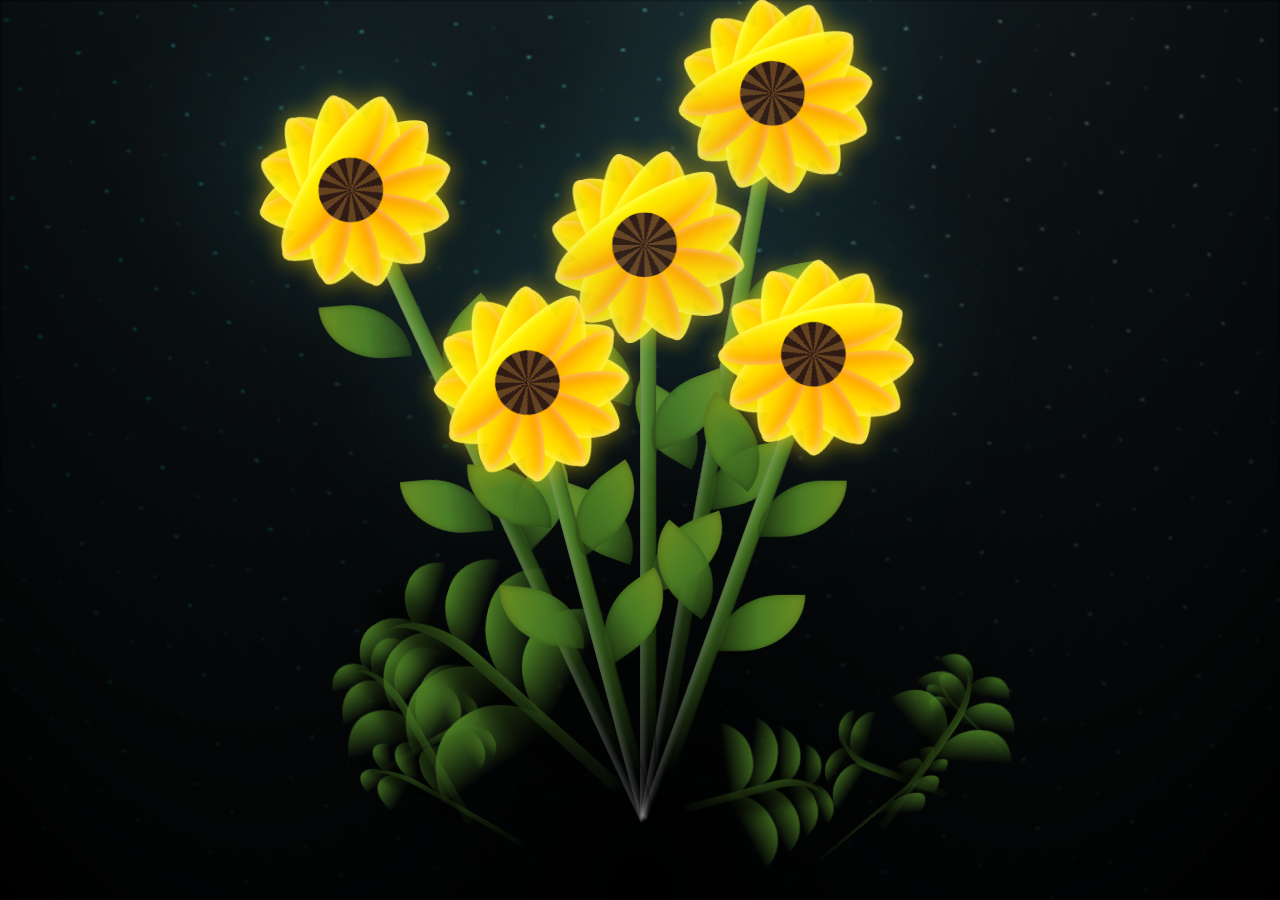
<file: Sunflower/index.html>
<!DOCTYPE html> 
<html lang="en">
<head>
    <meta charset="UTF-8">
    <meta name="viewport" content="width=device-width, initial-scale=1.0">
    <title>Sunflower Garden with Shooting Stars</title>
    <style>
*,
*::after,
*::before {
  padding: 0;
  margin: 0;
  box-sizing: border-box;
}

:root {
  --dark-color: #000;
  --fl-speed: 0.8s;
  --speed-leaf: 2s;
}

body {
  display: flex;
  align-items: flex-end;
  justify-content: center;
  min-height: 100vh;
  background-color: var(--dark-color);
  overflow: hidden;
  perspective: 1000px;
}

.night {
  position: fixed;
  left: 50%;
  top: 0;
  transform: translateX(-50%);
  width: 100%;
  height: 100%;
  filter: blur(0.1vmin);
  background-image: radial-gradient(
      ellipse at top,
      transparent 0%,
      var(--dark-color)
    ),
    radial-gradient(
      ellipse at bottom,
      var(--dark-color),
      rgba(145, 233, 255, 0.2)
    ),
    repeating-linear-gradient(
      220deg,
      rgb(0, 0, 0) 0px,
      rgb(0, 0, 0) 19px,
      transparent 19px,
      transparent 22px
    ),
    repeating-linear-gradient(
      189deg,
      rgb(0, 0, 0) 0px,
      rgb(0, 0, 0) 19px,
      transparent 19px,
      transparent 22px
    ),
    repeating-linear-gradient(
      148deg,
      rgb(0, 0, 0) 0px,
      rgb(0, 0, 0) 19px,
      transparent 19px,
      transparent 22px
    ),
    linear-gradient(90deg, rgb(0, 255, 250), rgb(240, 240, 240));
}

.shooting-stars {
  position: fixed;
  top: 0;
  left: 0;
  width: 100%;
  height: 100%;
  pointer-events: none;
  z-index: 1;
}

.shooting-star {
  position: absolute;
  width: 4px;
  height: 4px;
  background: #fff;
  border-radius: 50%;
  box-shadow: 0 0 6px 2px rgba(255, 255, 255, 0.8);
  opacity: 0;
  animation: shootingStar 3s linear infinite;
}

.shooting-star::before {
  content: '';
  position: absolute;
  top: 50%;
  right: 0;
  transform: translateY(-50%);
  width: 0;
  height: 2px;
  background: linear-gradient(90deg, rgba(255, 255, 255, 0) 0%, rgba(255, 255, 255, 1) 100%);
  animation: shootingStarTail 3s linear infinite;
}

.shooting-star:nth-child(1) {
  top: 5%;
  left: -10%;
  animation-delay: 0s;
  animation-duration: 2.5s;
}

.shooting-star:nth-child(2) {
  top: 15%;
  left: -10%;
  animation-delay: 2s;
  animation-duration: 3s;
}

.shooting-star:nth-child(3) {
  top: 25%;
  left: -10%;
  animation-delay: 4s;
  animation-duration: 2.8s;
}

.shooting-star:nth-child(4) {
  top: 0%;
  left: -10%;
  animation-delay: 6s;
  animation-duration: 3.2s;
}

.shooting-star:nth-child(5) {
  top: 35%;
  left: -10%;
  animation-delay: 8s;
  animation-duration: 2.7s;
}

.shooting-star:nth-child(6) {
  top: 8%;
  left: -10%;
  animation-delay: 10s;
  animation-duration: 3.1s;
}

.shooting-star:nth-child(7) {
  top: 45%;
  left: -10%;
  animation-delay: 12s;
  animation-duration: 2.9s;
}

.shooting-star:nth-child(8) {
  top: 3%;
  left: -10%;
  animation-delay: 14s;
  animation-duration: 3.3s;
}

@keyframes shootingStar {
  0% {
    opacity: 0;
    transform: translateX(0) translateY(0) rotate(45deg);
  }
  10% {
    opacity: 1;
  }
  90% {
    opacity: 1;
  }
  100% {
    opacity: 0;
    transform: translateX(120vw) translateY(50vh) rotate(10deg);
  }
}

@keyframes shootingStarTail {
  0% {
    width: 0;
  }
  30% {
    width: 100px;
  }
  100% {
    width: 0;
  }
}

.flowers {
  position: relative;
  transform: scale(0.9);
  z-index: 2;
}

.flower {
  position: absolute;
  bottom: 10vmin;
  transform-origin: bottom center;
  z-index: 50;
}

.flower--1 {
  animation: moving-flower-1 4s linear infinite;
}

.flower--1 .flower__line {
  height: 70vmin;
  animation-delay: 0.3s;
}

.flower--1 .flower__line__leaf--1 {
  animation: blooming-leaf-right var(--fl-speed) 1.6s backwards;
}

.flower--1 .flower__line__leaf--2 {
  animation: blooming-leaf-right var(--fl-speed) 1.4s backwards;
}

.flower--1 .flower__line__leaf--3 {
  animation: blooming-leaf-left var(--fl-speed) 1.2s backwards;
}

.flower--1 .flower__line__leaf--4 {
  animation: blooming-leaf-left var(--fl-speed) 1s backwards;
}

.flower--2 {
  left: 50%;
  transform: rotate(20deg);
  animation: moving-flower-2 4s linear infinite;
}

.flower--2 .flower__line {
  height: 60vmin;
  animation-delay: 0.6s;
}

.flower--2 .flower__line__leaf--1 {
  animation: blooming-leaf-right var(--fl-speed) 1.9s backwards;
}

.flower--2 .flower__line__leaf--2 {
  animation: blooming-leaf-right var(--fl-speed) 1.7s backwards;
}

.flower--2 .flower__line__leaf--3 {
  animation: blooming-leaf-left var(--fl-speed) 1.5s backwards;
}

.flower--2 .flower__line__leaf--4 {
  animation: blooming-leaf-left var(--fl-speed) 1.3s backwards;
}

.flower--3 {
  left: 50%;
  transform: rotate(-15deg);
  animation: moving-flower-3 4s linear infinite;
}

.flower--3 .flower__line {
  animation-delay: 0.9s;
}

.flower--3 .flower__line__leaf--1 {
  animation: blooming-leaf-right var(--fl-speed) 2.5s backwards;
}

.flower--3 .flower__line__leaf--2 {
  animation: blooming-leaf-right var(--fl-speed) 2.3s backwards;
}

.flower--3 .flower__line__leaf--3 {
  animation: blooming-leaf-left var(--fl-speed) 2.1s backwards;
}

.flower--3 .flower__line__leaf--4 {
  animation: blooming-leaf-left var(--fl-speed) 1.9s backwards;
}

.flower--4 {
  left: -25%;
  z-index: -6;
  transform: rotate(10deg);
  animation: moving-flower-4 3.5s linear infinite;
}

.flower--4 .flower__line {
  height: 90vmin;
  animation-delay: 1.2s;
}

.flower--4 .flower__line__leaf--1 {
  animation: blooming-leaf-right var(--fl-speed) 2.8s backwards;
}

.flower--4 .flower__line__leaf--2 {
  animation: blooming-leaf-right var(--fl-speed) 2.6s backwards;
}

.flower--4 .flower__line__leaf--3 {
  animation: blooming-leaf-left var(--fl-speed) 2.4s backwards;
}

.flower--4 .flower__line__leaf--4 {
  animation: blooming-leaf-left var(--fl-speed) 2.2s backwards;
}

.flower--5 {
  left: 75%;
  z-index: -7;
  transform: rotate(-25deg);
  animation: moving-flower-5 4.5s linear infinite;
}

.flower--5 .flower__line {
  height: 85vmin;
  animation-delay: 1.9s;
}

.flower--5 .flower__line__leaf--1 {
  animation: blooming-leaf-right var(--fl-speed) 2.7s backwards;
}

.flower--5 .flower__line__leaf--2 {
  animation: blooming-leaf-right var(--fl-speed) 2.5s backwards;
}

.flower--5 .flower__line__leaf--3 {
  animation: blooming-leaf-left var(--fl-speed) 2.3s backwards;
}

.flower--5 .flower__line__leaf--4 {
  animation: blooming-leaf-left var(--fl-speed) 2.1s backwards;
}

.flower__leafs {
  position: relative;
  animation: blooming-flower 2s backwards;
}

.flower__leafs--1 {
  animation-delay: 1.1s;
}

.flower__leafs--2 {
  animation-delay: 1.4s;
}

.flower__leafs--3 {
  animation-delay: 1.7s;
}

.flower__leafs--4 {
  animation-delay: 2.0s;
}

.flower__leafs--5 {
  animation-delay: 2.0s;
}

.flower__leafs::after {
  content: "";
  position: absolute;
  left: 0;
  top: 0;
  transform: translate(-50%, -100%);
  width: 8vmin;
  height: 8vmin;
  background-color: #6bf0ff;
  filter: blur(10vmin);
}

.flower__leaf {
  position: absolute;
  bottom: 0;
  left: 50%;
  width: 23vmin;
  height: 6vmin;
  border-radius: 60% 40% 60% 40%;
  background-color: #ffd700;
  background-image: linear-gradient(to top, #ff8c00, #ffd700, #ffff00);
  transform-origin: bottom center;
  opacity: 0.95;
  box-shadow: inset 0 0 1vmin rgba(255, 255, 255, 0.7), 
              0 0 3vmin rgba(255, 215, 0, 0.4);
  z-index: 2;
}

.flower__leaf--1 {
  transform: translate(-50%, -10%) rotate(-45deg);
}

.flower__leaf--2 {
  transform: translate(-50%, -10%) rotate(-15deg);
}

.flower__leaf--3 {
  transform: translate(-50%, -10%) rotate(15deg);
}

.flower__leaf--4 {
  transform: translate(-50%, -10%) rotate(45deg);
}

.flower__white-circle {
  position: absolute;
  left: -4vmin;
  top: -4vmin;
  width: 10vmin;
  height: 10vmin;
  border-radius: 50%;
  background-color: #8b4513;
  background-image: radial-gradient(circle at 30% 30%, #654321, #8b4513, #2f1b14);
  box-shadow: inset 0 0 2vmin rgba(0, 0, 0, 0.8),
              0 0 1vmin rgba(139, 69, 19, 0.6);
}

.flower__white-circle::after {
  content: "";
  position: absolute;
  left: 46%;
  top: 31%;
  transform: translate(-50%, -50%);
  width: 80%;
  height: 80%;
  z-index: 3;
  border-radius: inherit;
  background-image: repeating-conic-gradient(
      from 0deg,
      #2f1b14 0deg 15deg,
      #654321 15deg 30deg
    ),
    radial-gradient(circle at center, #8b4513, #654321);
}

.flower__line {
  height: 55vmin;
  width: 2vmin;
  background-image: linear-gradient(
      to left,
      rgb(0, 0, 0, 0.3),
      transparent,
      rgba(255, 255, 255, 0.2)
    ),
    linear-gradient(to top, transparent 10%, #2d5016, #4a7c23, #6b8e23);
  box-shadow: inset 0 0 2px rgba(0, 0, 0, 0.7);
  animation: grow-flower-tree 4s backwards;
}

.flower__line__leaf {
  --w: 8vmin;
  --h: calc(var(--w) + 3vmin);
  position: absolute;
  top: 20%;
  left: 90%;
  width: var(--w);
  height: var(--h);
  border-top-right-radius: var(--h);
  border-bottom-left-radius: var(--h);
  background-image: linear-gradient(
    to top,
    rgba(45, 80, 22, 0.6),
    #4a7c23,
    #6b8e23
  );
  box-shadow: inset 0 0 1vmin rgba(0, 0, 0, 0.3);
}

.flower__line__leaf--1 {
  transform: rotate(70deg) rotateY(30deg);
}

.flower__line__leaf--2 {
  top: 45%;
  transform: rotate(70deg) rotateY(30deg);
}

.flower__line__leaf--3,
.flower__line__leaf--4{
  border-top-right-radius: 0;
  border-bottom-left-radius: 0;
  border-top-left-radius: var(--h);
  border-bottom-right-radius: var(--h);
  left: -460%;
  top: 12%;
  transform: rotate(-70deg) rotateY(30deg);
}

.flower__line__leaf--4 {
  top: 40%;
}

.flower__light {
  position: absolute;
  bottom: 0vmin;
  width: 0.8vmin;
  height: 0.8vmin;
  background-color: #8b4513;
  border-radius: 50%;
  filter: blur(0.1vmin);
  animation: sunflower-seeds 6s linear infinite backwards;
  box-shadow: 0 0 1vmin rgba(139, 69, 19, 0.8);
}

.flower__light:nth-child(odd) {
  background-color: #654321;
}

.flower__light--1 { left: -2vmin; animation-delay: 1s; }
.flower__light--2 { left: 3vmin; animation-delay: 0.5s; }
.flower__light--3 { left: -6vmin; animation-delay: 0.3s; }
.flower__light--4 { left: 6vmin; animation-delay: 0.9s; }
.flower__light--5 { left: -1vmin; animation-delay: 1.5s; }
.flower__light--6 { left: -4vmin; animation-delay: 3s; }
.flower__light--7 { left: 3vmin; animation-delay: 2s; }
.flower__light--8 { left: -6vmin; animation-delay: 3.5s; }

.flower__grass {
  --c: #4a7c23;
  --line-w: 2vmin;
  position: absolute;
  bottom: 12vmin;
  left: -7vmin;
  display: flex;
  flex-direction: column;
  align-items: flex-end;
  z-index: 20;
  transform-origin: bottom center;
  transform: rotate(-48deg) rotateY(40deg);
}

.flower__grass--1 {
  animation: moving-grass 2s linear infinite;
}

.flower__grass--2 {
  left: 2vmin;
  bottom: 10vmin;
  transform: scale(0.5) rotate(75deg) rotateX(10deg) rotateY(-200deg);
  opacity: 0.8;
  z-index: 0;
  animation: moving-grass--2 1.5s linear infinite;
}

.flower__grass--3 {
  left: -25vmin;
  bottom: 8vmin;
  transform: scale(0.7) rotate(-30deg) rotateY(45deg);
  opacity: 0.9;
  z-index: 15;
  animation: moving-grass--3 2.2s linear infinite;
}

.flower__grass--4 {
  left: -35vmin;
  bottom: 15vmin;
  transform: scale(0.4) rotate(60deg) rotateX(15deg) rotateY(-180deg);
  opacity: 0.7;
  z-index: 5;
  animation: moving-grass--4 1.8s linear infinite;
}

.flower__grass--5 {
  left: -18vmin;
  bottom: 6vmin;
  transform: scale(0.6) rotate(-60deg) rotateY(60deg);
  opacity: 0.85;
  z-index: 12;
  animation: moving-grass--5 2.5s linear infinite;
}

.flower__grass--6 {
  left: 25vmin;
  bottom: 9vmin;
  transform: scale(0.65) rotate(35deg) rotateY(-45deg);
  opacity: 0.9;
  z-index: 15;
  animation: moving-grass--6 2.3s linear infinite;
}

.flower__grass--7 {
  left: 35vmin;
  bottom: 14vmin;
  transform: scale(0.45) rotate(-70deg) rotateX(20deg) rotateY(170deg);
  opacity: 0.75;
  z-index: 8;
  animation: moving-grass--7 1.9s linear infinite;
}

.flower__grass--8 {
  left: 18vmin;
  bottom: 5vmin;
  transform: scale(0.55) rotate(50deg) rotateY(-70deg);
  opacity: 0.8;
  z-index: 10;
  animation: moving-grass--8 2.1s linear infinite;
}

.flower__grass--9 {
  left: -45vmin;
  bottom: 20vmin;
  transform: scale(0.3) rotate(20deg) rotateY(90deg);
  opacity: 0.6;
  z-index: 2;
  animation: moving-grass--9 1.6s linear infinite;
}

.flower__grass--10 {
  left: 42vmin;
  bottom: 18vmin;
  transform: scale(0.35) rotate(-45deg) rotateY(-120deg);
  opacity: 0.65;
  z-index: 3;
  animation: moving-grass--10 2.0s linear infinite;
}

.flower__grass--top {
  width: 7vmin;
  height: 10vmin;
  border-top-right-radius: 100%;
  border-right: var(--line-w) solid var(--c);
  transform-origin: bottom center;
  transform: rotate(-2deg);
}

.flower__grass--bottom {
  margin-top: -2px;
  width: var(--line-w);
  height: 25vmin;
  background-image: linear-gradient(to top, transparent, var(--c));
}

.flower__grass__leaf {
  --size: 10vmin;
  position: absolute;
  width: calc(var(--size) * 2.1);
  height: var(--size);
  border-top-left-radius: var(--size);
  border-top-right-radius: var(--size);
  background-image: linear-gradient(
    to top,
    transparent,
    transparent 30%,
    var(--c)
  );
  z-index: 100;
}

.flower__grass__leaf--1 {
  top: -6%;
  left: 30%;
  --size: 6vmin;
  transform: rotate(-20deg);
  animation: growing-grass-ans--1 var(--speed-leaf) 2.6s backwards;
}

.flower__grass__leaf--2 {
  top: -5%;
  left: -110%;
  --size: 6vmin;
  transform: rotate(10deg);
  animation: growing-grass-ans--2 var(--speed-leaf) 2.4s linear backwards;
}

.flower__grass__leaf--3 {
  top: 5%;
  left: 60%;
  --size: 8vmin;
  transform: rotate(-18deg) rotateX(-20deg);
  animation: growing-grass-ans--3 var(--speed-leaf) 2.2s linear backwards;
}

.flower__grass__leaf--4 {
  top: 6%;
  left: -135%;
  --size: 8vmin;
  transform: rotate(2deg);
  animation: growing-grass-ans--4 var(--speed-leaf) 2s linear backwards;
}

.flower__grass__leaf--5 {
  top: 20%;
  left: 60%;
  --size: 10vmin;
  transform: rotate(-24deg) rotateX(-20deg);
  animation: growing-grass-ans--5 var(--speed-leaf) 1.8s linear backwards;
}

.flower__grass__leaf--6 {
  top: 22%;
  left: -180%;
  --size: 10vmin;
  transform: rotate(10deg);
  animation: growing-grass-ans--6 var(--speed-leaf) 1.6s linear backwards;
}

.flower__grass__leaf--7 {
  top: 39%;
  left: 70%;
  --size: 10vmin;
  transform: rotate(-10deg);
  animation: growing-grass-ans--7 var(--speed-leaf) 1.4s linear backwards;
}

.flower__grass__leaf--8 {
  top: 40%;
  left: -215%;
  --size: 11vmin;
  transform: rotate(10deg);
  animation: growing-grass-ans--8 var(--speed-leaf) 1.2s linear backwards;
}

.flower__grass__overlay {
  position: absolute;
  top: -10%;
  right: 0%;
  width: 100%;
  height: 100%;
  background-color: rgba(0, 0, 0, 0.6);
  filter: blur(1.5vmin);
  z-index: 100;
}

/* Resto de elementos simplificados */
.grow-ans {
  animation: grow-ans 2s var(--d) backwards;
}

.growing-grass {
  animation: growing-grass-ans 1s 2s backwards;
}

.not-loaded * {
  animation-play-state: paused !important;
}

/* KEYFRAMES */
@keyframes grow-ans {
  0% {
    transform: scale(0);
    opacity: 0;
  }
}

@keyframes growing-grass-ans {
  0% {
    transform: scale(0);
  }
}

@keyframes growing-grass-ans--1 {
  0% {
    transform-origin: bottom left;
    transform: rotate(-20deg) scale(0);
  }
}

@keyframes growing-grass-ans--2 {
  0% {
    transform-origin: bottom right;
    transform: rotate(10deg) scale(0);
  }
}

@keyframes growing-grass-ans--3 {
  0% {
    transform-origin: bottom left;
    transform: rotate(-18deg) rotateX(-20deg) scale(0);
  }
}

@keyframes growing-grass-ans--4 {
  0% {
    transform-origin: bottom right;
    transform: rotate(2deg) scale(0);
  }
}

@keyframes growing-grass-ans--5 {
  0% {
    transform-origin: bottom left;
    transform: rotate(-24deg) rotateX(-20deg) scale(0);
  }
}

@keyframes growing-grass-ans--6 {
  0% {
    transform-origin: bottom right;
    transform: rotate(10deg) scale(0);
  }
}

@keyframes growing-grass-ans--7 {
  0% {
    transform-origin: bottom left;
    transform: rotate(-10deg) scale(0);
  }
}

@keyframes growing-grass-ans--8 {
  0% {
    transform-origin: bottom right;
    transform: rotate(10deg) scale(0);
  }
}

@keyframes sunflower-seeds {
  0% {
    opacity: 0;
    transform: translateY(0vmin) rotate(0deg);
  }
  20% {
    opacity: 1;
    transform: translateY(-3vmin) translateX(-1vmin) rotate(45deg);
  }
  40% {
    opacity: 1;
    transform: translateY(-8vmin) translateX(1vmin) rotate(90deg);
  }
  60% {
    transform: translateY(-12vmin) translateX(-1vmin) rotate(135deg);
  }
  80% {
    transform: translateY(-16vmin) translateX(2vmin) rotate(180deg);
    opacity: 0.5;
  }
  100% {
    transform: translateY(-25vmin) rotate(225deg);
    opacity: 0;
  }
}

@keyframes moving-flower-1 {
  0%, 100% { transform: rotate(2deg); }
  50% { transform: rotate(-2deg); }
}

@keyframes moving-flower-2 {
  0%, 100% { transform: rotate(18deg); }
  50% { transform: rotate(14deg); }
}

@keyframes moving-flower-3 {
  0%, 100% { transform: rotate(-18deg); }
  50% { transform: rotate(-20deg) rotateY(-10deg); }
}

@keyframes moving-flower-4 {
  0%, 100% { transform: rotate(9deg); }
  50% { transform: rotate(12deg) rotateY(9deg); }
}

@keyframes moving-flower-5 {
  0%, 100% { transform: rotate(-5deg); }
  50% { transform: rotate(-11deg) rotateY(5deg); }
}

@keyframes blooming-leaf-right {
  0% {
    transform-origin: left;
    transform: rotate(70deg) rotateY(30deg) scale(0);
  }
}

@keyframes blooming-leaf-left {
  0% {
    transform-origin: right;
    transform: rotate(-70deg) rotateY(30deg) scale(0);
  }
}

@keyframes grow-flower-tree {
  0% {
    height: 0;
    border-radius: 1vmin;
  }
}

@keyframes blooming-flower {
  0% {
    transform: scale(0);
  }
}

@keyframes moving-grass {
  0%, 100% { transform: rotate(-48deg) rotateY(40deg); }
  50% { transform: rotate(-50deg) rotateY(40deg); }
}

@keyframes moving-grass--2 {
  0%, 100% { transform: scale(0.5) rotate(75deg) rotateX(10deg) rotateY(-200deg); }
  50% { transform: scale(0.5) rotate(79deg) rotateX(10deg) rotateY(-200deg); }
}

/* Animaciones para hierba adicional */
@keyframes moving-grass--3 {
  0%, 100% { transform: scale(0.7) rotate(-30deg) rotateY(45deg); }
  50% { transform: scale(0.7) rotate(-33deg) rotateY(50deg); }
}

@keyframes moving-grass--4 {
  0%, 100% { transform: scale(0.4) rotate(60deg) rotateX(15deg) rotateY(-180deg); }
  50% { transform: scale(0.4) rotate(63deg) rotateX(18deg) rotateY(-175deg); }
}

@keyframes moving-grass--5 {
  0%, 100% { transform: scale(0.6) rotate(-60deg) rotateY(60deg); }
  50% { transform: scale(0.6) rotate(-57deg) rotateY(65deg); }
}

@keyframes moving-grass--6 {
  0%, 100% { transform: scale(0.65) rotate(35deg) rotateY(-45deg); }
  50% { transform: scale(0.65) rotate(38deg) rotateY(-40deg); }
}

@keyframes moving-grass--7 {
  0%, 100% { transform: scale(0.45) rotate(-70deg) rotateX(20deg) rotateY(170deg); }
  50% { transform: scale(0.45) rotate(-67deg) rotateX(23deg) rotateY(175deg); }
}

@keyframes moving-grass--8 {
  0%, 100% { transform: scale(0.55) rotate(50deg) rotateY(-70deg); }
  50% { transform: scale(0.55) rotate(53deg) rotateY(-65deg); }
}

@keyframes moving-grass--9 {
  0%, 100% { transform: scale(0.3) rotate(20deg) rotateY(90deg); }
  50% { transform: scale(0.3) rotate(23deg) rotateY(95deg); }
}

@keyframes moving-grass--10 {
  0%, 100% { transform: scale(0.35) rotate(-45deg) rotateY(-120deg); }
  50% { transform: scale(0.35) rotate(-42deg) rotateY(-115deg); }
}
    </style>
</head>
<body class="not-loaded">
  <div class="night"></div>
  
  <div class="shooting-stars">
    <div class="shooting-star"></div>
    <div class="shooting-star"></div>
    <div class="shooting-star"></div>
    <div class="shooting-star"></div>
    <div class="shooting-star"></div>
    <div class="shooting-star"></div>
    <div class="shooting-star"></div>
    <div class="shooting-star"></div>
  </div>
  
  <div class="flowers">
    <div class="flower flower--1">
      <div class="flower__leafs flower__leafs--1">
        <div class="flower__leaf" style="transform: translate(-50%, -10%) rotate(0deg);"></div>
        <div class="flower__leaf" style="transform: translate(-50%, -10%) rotate(30deg);"></div>
        <div class="flower__leaf" style="transform: translate(-50%, -10%) rotate(60deg);"></div>
        <div class="flower__leaf" style="transform: translate(-50%, -10%) rotate(90deg);"></div>
        <div class="flower__leaf" style="transform: translate(-50%, -10%) rotate(120deg);"></div>
        <div class="flower__leaf" style="transform: translate(-50%, -10%) rotate(150deg);"></div>
        <div class="flower__leaf" style="transform: translate(-50%, -10%) rotate(180deg);"></div>
        <div class="flower__leaf" style="transform: translate(-50%, -10%) rotate(210deg);"></div>
        <div class="flower__leaf" style="transform: translate(-50%, -10%) rotate(240deg);"></div>
        <div class="flower__leaf" style="transform: translate(-50%, -10%) rotate(270deg);"></div>
        <div class="flower__leaf" style="transform: translate(-50%, -10%) rotate(300deg);"></div>
        <div class="flower__leaf" style="transform: translate(-50%, -10%) rotate(330deg);"></div>
        <div class="flower__white-circle"></div>

        <div class="flower__light flower__light--1"></div>
        <div class="flower__light flower__light--2"></div>
        <div class="flower__light flower__light--3"></div>
        <div class="flower__light flower__light--4"></div>
        <div class="flower__light flower__light--5"></div>
        <div class="flower__light flower__light--6"></div>
        <div class="flower__light flower__light--7"></div>
        <div class="flower__light flower__light--8"></div>
      </div>
      <div class="flower__line">
        <div class="flower__line__leaf flower__line__leaf--1"></div>
        <div class="flower__line__leaf flower__line__leaf--2"></div>
        <div class="flower__line__leaf flower__line__leaf--3"></div>
        <div class="flower__line__leaf flower__line__leaf--4"></div>
      </div>
    </div>

    <div class="flower flower--2">
      <div class="flower__leafs flower__leafs--2">
        <div class="flower__leaf" style="transform: translate(-50%, -10%) rotate(0deg);"></div>
        <div class="flower__leaf" style="transform: translate(-50%, -10%) rotate(30deg);"></div>
        <div class="flower__leaf" style="transform: translate(-50%, -10%) rotate(60deg);"></div>
        <div class="flower__leaf" style="transform: translate(-50%, -10%) rotate(90deg);"></div>
        <div class="flower__leaf" style="transform: translate(-50%, -10%) rotate(120deg);"></div>
        <div class="flower__leaf" style="transform: translate(-50%, -10%) rotate(150deg);"></div>
        <div class="flower__leaf" style="transform: translate(-50%, -10%) rotate(180deg);"></div>
        <div class="flower__leaf" style="transform: translate(-50%, -10%) rotate(210deg);"></div>
        <div class="flower__leaf" style="transform: translate(-50%, -10%) rotate(240deg);"></div>
        <div class="flower__leaf" style="transform: translate(-50%, -10%) rotate(270deg);"></div>
        <div class="flower__leaf" style="transform: translate(-50%, -10%) rotate(300deg);"></div>
        <div class="flower__leaf" style="transform: translate(-50%, -10%) rotate(330deg);"></div>
        <div class="flower__white-circle"></div>

        <div class="flower__light flower__light--1"></div>
        <div class="flower__light flower__light--2"></div>
        <div class="flower__light flower__light--3"></div>
        <div class="flower__light flower__light--4"></div>
        <div class="flower__light flower__light--5"></div>
        <div class="flower__light flower__light--6"></div>
        <div class="flower__light flower__light--7"></div>
        <div class="flower__light flower__light--8"></div>
      </div>
      <div class="flower__line">
        <div class="flower__line__leaf flower__line__leaf--1"></div>
        <div class="flower__line__leaf flower__line__leaf--2"></div>
        <div class="flower__line__leaf flower__line__leaf--3"></div>
        <div class="flower__line__leaf flower__line__leaf--4"></div>
      </div>
    </div>

    <div class="flower flower--3">
      <div class="flower__leafs flower__leafs--3">
        <!-- Pétalos exteriores -->
        <div class="flower__leaf" style="transform: translate(-50%, -10%) rotate(0deg);"></div>
        <div class="flower__leaf" style="transform: translate(-50%, -10%) rotate(30deg);"></div>
        <div class="flower__leaf" style="transform: translate(-50%, -10%) rotate(60deg);"></div>
        <div class="flower__leaf" style="transform: translate(-50%, -10%) rotate(90deg);"></div>
        <div class="flower__leaf" style="transform: translate(-50%, -10%) rotate(120deg);"></div>
        <div class="flower__leaf" style="transform: translate(-50%, -10%) rotate(150deg);"></div>
        <div class="flower__leaf" style="transform: translate(-50%, -10%) rotate(180deg);"></div>
        <div class="flower__leaf" style="transform: translate(-50%, -10%) rotate(210deg);"></div>
        <div class="flower__leaf" style="transform: translate(-50%, -10%) rotate(240deg);"></div>
        <div class="flower__leaf" style="transform: translate(-50%, -10%) rotate(270deg);"></div>
        <div class="flower__leaf" style="transform: translate(-50%, -10%) rotate(300deg);"></div>
        <div class="flower__leaf" style="transform: translate(-50%, -10%) rotate(330deg);"></div>
        <div class="flower__white-circle"></div>

        <div class="flower__light flower__light--1"></div>
        <div class="flower__light flower__light--2"></div>
        <div class="flower__light flower__light--3"></div>
        <div class="flower__light flower__light--4"></div>
        <div class="flower__light flower__light--5"></div>
        <div class="flower__light flower__light--6"></div>
        <div class="flower__light flower__light--7"></div>
        <div class="flower__light flower__light--8"></div>
      </div>
      <div class="flower__line">
        <div class="flower__line__leaf flower__line__leaf--1"></div>
        <div class="flower__line__leaf flower__line__leaf--2"></div>
        <div class="flower__line__leaf flower__line__leaf--3"></div>
        <div class="flower__line__leaf flower__line__leaf--4"></div>
      </div>
    </div>
    
    <div class="flower flower--4">
      <div class="flower__leafs flower__leafs--4">
        <div class="flower__leaf" style="transform: translate(-50%, -10%) rotate(0deg);"></div>
        <div class="flower__leaf" style="transform: translate(-50%, -10%) rotate(30deg);"></div>
        <div class="flower__leaf" style="transform: translate(-50%, -10%) rotate(60deg);"></div>
        <div class="flower__leaf" style="transform: translate(-50%, -10%) rotate(90deg);"></div>
        <div class="flower__leaf" style="transform: translate(-50%, -10%) rotate(120deg);"></div>
        <div class="flower__leaf" style="transform: translate(-50%, -10%) rotate(150deg);"></div>
        <div class="flower__leaf" style="transform: translate(-50%, -10%) rotate(180deg);"></div>
        <div class="flower__leaf" style="transform: translate(-50%, -10%) rotate(210deg);"></div>
        <div class="flower__leaf" style="transform: translate(-50%, -10%) rotate(240deg);"></div>
        <div class="flower__leaf" style="transform: translate(-50%, -10%) rotate(270deg);"></div>
        <div class="flower__leaf" style="transform: translate(-50%, -10%) rotate(300deg);"></div>
        <div class="flower__leaf" style="transform: translate(-50%, -10%) rotate(330deg);"></div>
        <div class="flower__white-circle"></div>

        <div class="flower__light flower__light--1"></div>
        <div class="flower__light flower__light--2"></div>
        <div class="flower__light flower__light--3"></div>
        <div class="flower__light flower__light--4"></div>
        <div class="flower__light flower__light--5"></div>
        <div class="flower__light flower__light--6"></div>
        <div class="flower__light flower__light--7"></div>
        <div class="flower__light flower__light--8"></div>
      </div>
      <div class="flower__line">
        <div class="flower__line__leaf flower__line__leaf--1"></div>
        <div class="flower__line__leaf flower__line__leaf--2"></div>
        <div class="flower__line__leaf flower__line__leaf--3"></div>
        <div class="flower__line__leaf flower__line__leaf--4"></div>
      </div>
    </div>

    <div class="flower flower--5">
      <div class="flower__leafs flower__leafs--5">
        <div class="flower__leaf" style="transform: translate(-50%, -10%) rotate(0deg);"></div>
        <div class="flower__leaf" style="transform: translate(-50%, -10%) rotate(30deg);"></div>
        <div class="flower__leaf" style="transform: translate(-50%, -10%) rotate(60deg);"></div>
        <div class="flower__leaf" style="transform: translate(-50%, -10%) rotate(90deg);"></div>
        <div class="flower__leaf" style="transform: translate(-50%, -10%) rotate(120deg);"></div>
        <div class="flower__leaf" style="transform: translate(-50%, -10%) rotate(150deg);"></div>
        <div class="flower__leaf" style="transform: translate(-50%, -10%) rotate(180deg);"></div>
        <div class="flower__leaf" style="transform: translate(-50%, -10%) rotate(210deg);"></div>
        <div class="flower__leaf" style="transform: translate(-50%, -10%) rotate(240deg);"></div>
        <div class="flower__leaf" style="transform: translate(-50%, -10%) rotate(270deg);"></div>
        <div class="flower__leaf" style="transform: translate(-50%, -10%) rotate(300deg);"></div>
        <div class="flower__leaf" style="transform: translate(-50%, -10%) rotate(330deg);"></div>
        <div class="flower__white-circle"></div>

        <div class="flower__light flower__light--1"></div>
        <div class="flower__light flower__light--2"></div>
        <div class="flower__light flower__light--3"></div>
        <div class="flower__light flower__light--4"></div>
        <div class="flower__light flower__light--5"></div>
        <div class="flower__light flower__light--6"></div>
        <div class="flower__light flower__light--7"></div>
        <div class="flower__light flower__light--8"></div>
      </div>
      <div class="flower__line">
        <div class="flower__line__leaf flower__line__leaf--1"></div>
        <div class="flower__line__leaf flower__line__leaf--2"></div>
        <div class="flower__line__leaf flower__line__leaf--3"></div>
        <div class="flower__line__leaf flower__line__leaf--4"></div>
      </div>
    </div>

    <div class="grow-ans" style="--d:1.2s">
      <div class="flower__g-long">
        <div class="flower__g-long__top"></div>
        <div class="flower__g-long__bottom"></div>
      </div>
    </div>

    <div class="growing-grass">
      <div class="flower__grass flower__grass--1">
        <div class="flower__grass--top"></div>
        <div class="flower__grass--bottom"></div>
        <div class="flower__grass__leaf flower__grass__leaf--1"></div>
        <div class="flower__grass__leaf flower__grass__leaf--2"></div>
        <div class="flower__grass__leaf flower__grass__leaf--3"></div>
        <div class="flower__grass__leaf flower__grass__leaf--4"></div>
        <div class="flower__grass__leaf flower__grass__leaf--5"></div>
        <div class="flower__grass__leaf flower__grass__leaf--6"></div>
        <div class="flower__grass__leaf flower__grass__leaf--7"></div>
        <div class="flower__grass__leaf flower__grass__leaf--8"></div>
        <div class="flower__grass__overlay"></div>
      </div>
    </div>

    <div class="growing-grass">
      <div class="flower__grass flower__grass--2">
        <div class="flower__grass--top"></div>
        <div class="flower__grass--bottom"></div>
        <div class="flower__grass__leaf flower__grass__leaf--1"></div>
        <div class="flower__grass__leaf flower__grass__leaf--2"></div>
        <div class="flower__grass__leaf flower__grass__leaf--3"></div>
        <div class="flower__grass__leaf flower__grass__leaf--4"></div>
        <div class="flower__grass__leaf flower__grass__leaf--5"></div>
        <div class="flower__grass__leaf flower__grass__leaf--6"></div>
        <div class="flower__grass__leaf flower__grass__leaf--7"></div>
        <div class="flower__grass__leaf flower__grass__leaf--8"></div>
        <div class="flower__grass__overlay"></div>
      </div>
    </div>

    <div class="growing-grass">
      <div class="flower__grass flower__grass--3">
        <div class="flower__grass--top"></div>
        <div class="flower__grass--bottom"></div>
        <div class="flower__grass__leaf flower__grass__leaf--1"></div>
        <div class="flower__grass__leaf flower__grass__leaf--2"></div>
        <div class="flower__grass__leaf flower__grass__leaf--3"></div>
        <div class="flower__grass__leaf flower__grass__leaf--4"></div>
        <div class="flower__grass__leaf flower__grass__leaf--5"></div>
        <div class="flower__grass__leaf flower__grass__leaf--6"></div>
        <div class="flower__grass__overlay"></div>
      </div>
    </div>

    <div class="growing-grass">
      <div class="flower__grass flower__grass--4">
        <div class="flower__grass--top"></div>
        <div class="flower__grass--bottom"></div>
        <div class="flower__grass__leaf flower__grass__leaf--1"></div>
        <div class="flower__grass__leaf flower__grass__leaf--2"></div>
        <div class="flower__grass__leaf flower__grass__leaf--3"></div>
        <div class="flower__grass__leaf flower__grass__leaf--4"></div>
        <div class="flower__grass__overlay"></div>
      </div>
    </div>

    <div class="growing-grass">
      <div class="flower__grass flower__grass--5">
        <div class="flower__grass--top"></div>
        <div class="flower__grass--bottom"></div>
        <div class="flower__grass__leaf flower__grass__leaf--1"></div>
        <div class="flower__grass__leaf flower__grass__leaf--2"></div>
        <div class="flower__grass__leaf flower__grass__leaf--3"></div>
        <div class="flower__grass__leaf flower__grass__leaf--4"></div>
        <div class="flower__grass__leaf flower__grass__leaf--5"></div>
        <div class="flower__grass__overlay"></div>
      </div>
    </div>

    <div class="growing-grass">
      <div class="flower__grass flower__grass--6">
        <div class="flower__grass--top"></div>
        <div class="flower__grass--bottom"></div>
        <div class="flower__grass__leaf flower__grass__leaf--1"></div>
        <div class="flower__grass__leaf flower__grass__leaf--2"></div>
        <div class="flower__grass__leaf flower__grass__leaf--3"></div>
        <div class="flower__grass__leaf flower__grass__leaf--4"></div>
        <div class="flower__grass__leaf flower__grass__leaf--5"></div>
        <div class="flower__grass__leaf flower__grass__leaf--6"></div>
        <div class="flower__grass__overlay"></div>
      </div>
    </div>

    <div class="growing-grass">
      <div class="flower__grass flower__grass--7">
        <div class="flower__grass--top"></div>
        <div class="flower__grass--bottom"></div>
        <div class="flower__grass__leaf flower__grass__leaf--1"></div>
        <div class="flower__grass__leaf flower__grass__leaf--2"></div>
        <div class="flower__grass__leaf flower__grass__leaf--3"></div>
        <div class="flower__grass__leaf flower__grass__leaf--4"></div>
        <div class="flower__grass__overlay"></div>
      </div>
    </div>

    <div class="growing-grass">
      <div class="flower__grass flower__grass--8">
        <div class="flower__grass--top"></div>
        <div class="flower__grass--bottom"></div>
        <div class="flower__grass__leaf flower__grass__leaf--1"></div>
        <div class="flower__grass__leaf flower__grass__leaf--2"></div>
        <div class="flower__grass__leaf flower__grass__leaf--3"></div>
        <div class="flower__grass__leaf flower__grass__leaf--4"></div>
        <div class="flower__grass__leaf flower__grass__leaf--5"></div>
        <div class="flower__grass__overlay"></div>
      </div>
    </div>

    <div class="growing-grass">
      <div class="flower__grass flower__grass--9">
        <div class="flower__grass--top"></div>
        <div class="flower__grass--bottom"></div>
        <div class="flower__grass__leaf flower__grass__leaf--1"></div>
        <div class="flower__grass__leaf flower__grass__leaf--2"></div>
        <div class="flower__grass__leaf flower__grass__leaf--3"></div>
        <div class="flower__grass__overlay"></div>
      </div>
    </div>

    <div class="growing-grass">
      <div class="flower__grass flower__grass--10">
        <div class="flower__grass--top"></div>
        <div class="flower__grass--bottom"></div>
        <div class="flower__grass__leaf flower__grass__leaf--1"></div>
        <div class="flower__grass__leaf flower__grass__leaf--2"></div>
        <div class="flower__grass__leaf flower__grass__leaf--3"></div>
        <div class="flower__grass__overlay"></div>
      </div>
    </div>
  </div>

  <script>
    onload = () => {
      const c = setTimeout(() => {
        document.body.classList.remove("not-loaded");
        
        function createShootingStar() {
          const star = document.createElement('div');
          star.className = 'shooting-star';
          star.style.top = Math.random() * 60 + '%';
          star.style.animationDelay = '0s';
          star.style.animationDuration = (Math.random() * 1.5 + 2) + 's';
          
          document.querySelector('.shooting-stars').appendChild(star);
          
          setTimeout(() => {
            star.remove();
          }, 4000);
        }
        
        setInterval(() => {
          if (Math.random() > 0.3) { 
            createShootingStar();
          }
        }, Math.random() * 5000 + 3000);
        clearTimeout(c);
      }, 1000);
    };
  </script>
</body>
</html>
</file>
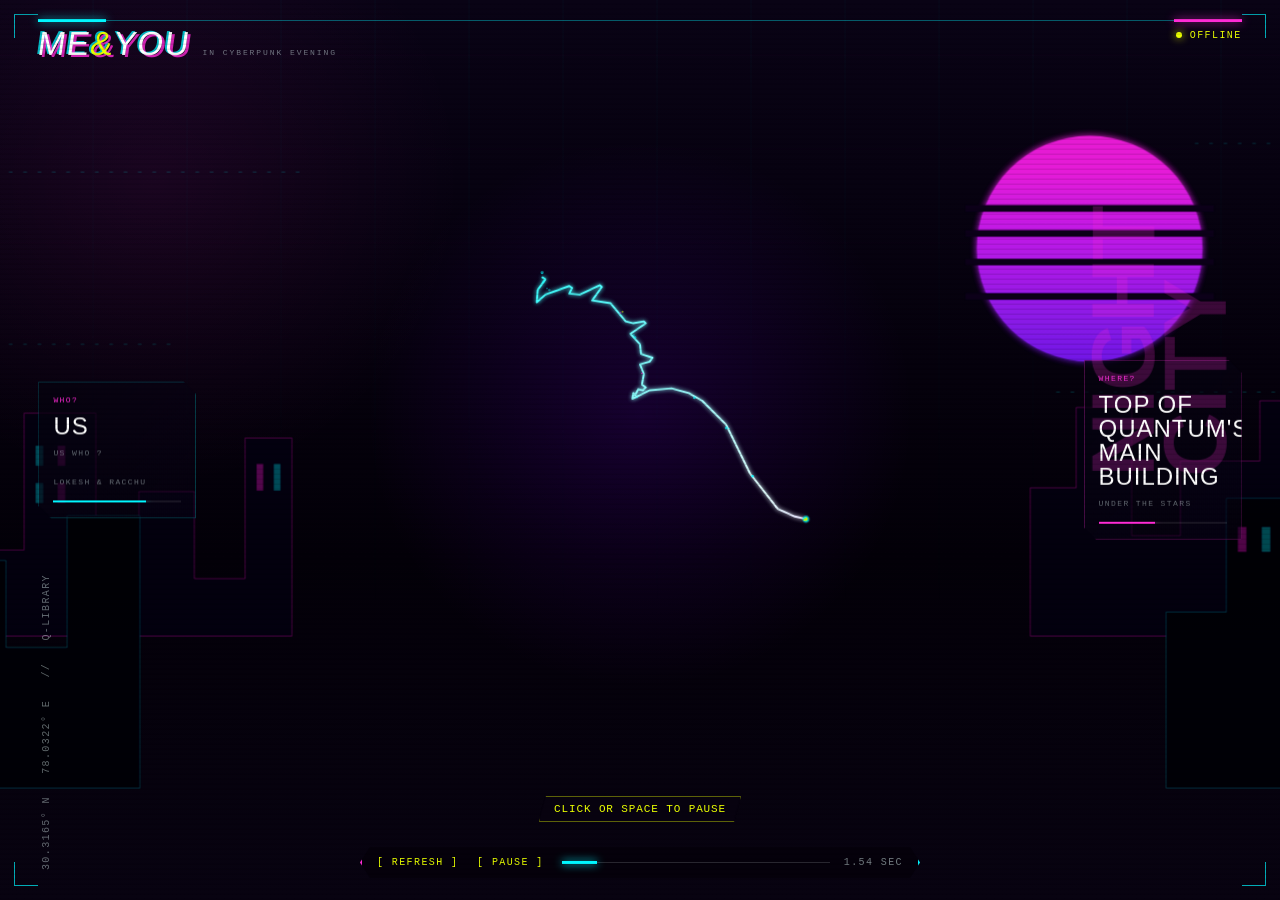
<file: Us/index.html>
<!DOCTYPE html>
<html lang="en">
<head>
  <meta charset="UTF-8">
  <meta name="viewport" content="width=device-width, initial-scale=1.0, viewport-fit=cover">
  <meta name="mobile-web-app-capable" content="yes">
  <meta name="author" content="@saklin_01 (GitHub: @saklincodes)">
  <meta name="theme-color" content="#07020d">
  <meta name="apple-mobile-web-app-capable" content="yes">
  <meta name="apple-mobile-web-app-status-bar-style" content="black-translucent">
  <title>Us in Cyberpunk</title>
  <style>

    *, *::before, *::after {
      box-sizing: border-box;
      margin: 0;
      padding: 0;
    }

    :root {
      --void: #05010a;
      --ink: #eaffff;
      --cyan: #00f7ff;
      --pink: #ff2bd6;
      --acid: #eaff00;
      --panel: rgba(8, 5, 18, 0.68);
      --line: rgba(0, 247, 255, 0.28);
    }

    html, body {
      width: 100%;
      height: 100%;
      overflow: hidden;
      background-color: var(--void);
      color: var(--ink);
      font-family: "Courier New", "Lucida Console", monospace;
      user-select: none;
      -webkit-user-select: none;
      touch-action: manipulation;
      overscroll-behavior: none;
      -webkit-tap-highlight-color: transparent;
      cursor: crosshair;
    }

    /* Fullscreen Stage (No borders, frames, or boxes) */
    .stage {
      position: relative;
      isolation: isolate;
      width: 100%;
      height: 100vh; /* fallback */
      height: 100dvh; /* correct size under mobile browser toolbars */
      background:
        radial-gradient(circle at 50% 46%, rgba(123, 0, 255, 0.15), transparent 34%),
        radial-gradient(circle at 12% 20%, rgba(255, 43, 214, 0.08), transparent 23%),
        linear-gradient(180deg, #090315 0%, #030008 62%, #080311 100%);
      overflow: hidden;
      display: flex;
      align-items: center;
      justify-content: center;
    }

    .stage::before {
      content: "";
      position: absolute;
      inset: 0;
      z-index: 0;
      pointer-events: none;
      background:
        repeating-linear-gradient(90deg, transparent 0 92px, rgba(0,247,255,.035) 93px, transparent 94px),
        repeating-linear-gradient(0deg, transparent 0 92px, rgba(255,43,214,.025) 93px, transparent 94px);
      mask-image: linear-gradient(to bottom, black, transparent 74%);
    }

    .stage::after {
      content: "";
      position: absolute;
      inset: 0;
      z-index: 8;
      pointer-events: none;
      opacity: .42;
      background: repeating-linear-gradient(180deg, transparent 0 3px, rgba(0,0,0,.22) 4px 5px);
      animation: scanDrift 9s linear infinite;
    }

    @keyframes scanDrift { to { transform: translateY(5px); } }

    /* SVG Line Art Layer */
    .sketch-svg {
      position: absolute;
      z-index: 2;
      top: 0;
      left: 0;
      width: 100%;
      height: 100%;
      display: block;
      pointer-events: none;
      shape-rendering: geometricPrecision;
      filter: saturate(1.12) contrast(1.05);
    }

    /* Crisp Linework (No blurry neon glow, no drop-shadow halos) */
    .layer-phase1 path {
      fill: none;
      stroke: url(#neon-line);
      stroke-width: 2px;
      stroke-linecap: round;
      stroke-linejoin: round;
      opacity: 1;
      filter: url(#cyan-glow);
    }

    /* Group-level glow: ONE filter pass per layer instead of 200+
       per-path drop-shadows — same look, far cheaper on phone GPUs */
    .layer-phase2 path,
    .layer-phase2-alt path {
      fill: none;
      stroke: #85fbff;
      stroke-width: 1px;
      stroke-linecap: round;
      stroke-linejoin: round;
      opacity: 0.88;
    }

    .layer-phase2 { filter: drop-shadow(0 0 2.5px rgba(0,247,255,.72)); }
    .layer-phase2-alt path { stroke: #ff58df; }
    .layer-phase2-alt { filter: drop-shadow(0 0 2.5px rgba(255,43,214,.6)); }

    /* Star Points */
    .star-point {
      fill: var(--acid);
      opacity: 0.85;
      filter: drop-shadow(0 0 4px var(--acid));
      transition: opacity 0.6s cubic-bezier(0.16, 1, 0.3, 1);
    }

    /* Precision Pen Tip */
    .pen-cursor {
      pointer-events: none;
      will-change: transform, opacity;
      transition: opacity 0.4s ease-out;
    }

    /* Micro-Sparkle Particle Overlay Canvas */
    .particle-canvas {
      position: absolute;
      top: 0;
      left: 0;
      width: 100%;
      height: 100%;
      pointer-events: none;
    }

    /* Discreet Status Toast (Auto-fades, pristine OLED black aesthetic) */
    .status-toast {
      position: absolute;
      bottom: 24px;
      left: 50%;
      transform: translateX(-50%) translateY(10px);
      padding: 6px 14px;
      font-size: 11px;
      letter-spacing: 0.08em;
      text-transform: uppercase;
      color: rgba(255, 255, 255, 0.7);
      background: rgba(18, 18, 18, 0.75);
      border: 1px solid rgba(255, 255, 255, 0.12);
      border-radius: 999px;
      opacity: 0;
      pointer-events: none;
      transition: opacity 0.3s ease, transform 0.3s ease;
      backdrop-filter: blur(8px);
      -webkit-backdrop-filter: blur(8px);
      z-index: 10;
    }

    .status-toast.visible {
      opacity: 1;
      transform: translateX(-50%) translateY(0);
    }


    /* Cyberpunk environmental layer */
    .cyber-bg { opacity: .9; }
    .sun-core { fill: url(#sun-gradient); filter: url(#magenta-glow); }
    .sun-cuts line { stroke: #12031d; stroke-width: 7; }
    .city-back { fill: #090413; stroke: rgba(255,43,214,.3); stroke-width: 1; }
    .city-front { fill: #05010b; stroke: rgba(0,247,255,.24); stroke-width: 1; }
    .window-cyan { fill: #00f7ff; opacity: .32; }
    .window-pink { fill: #ff2bd6; opacity: .32; }
    .horizon-line { stroke: #ff2bd6; stroke-width: 1.2; opacity: .65; filter: url(#magenta-glow); }
    .data-dash { stroke: #00f7ff; stroke-width: 1; stroke-dasharray: 4 11; opacity: .24; animation: dashFlow 7s linear infinite; }
    @keyframes dashFlow { to { stroke-dashoffset: -120; } }

    .particle-canvas { z-index: 3; }

    .hud {
      position: absolute;
      inset: 0;
      z-index: 5;
      pointer-events: none;
      color: var(--cyan);
      text-transform: uppercase;
      letter-spacing: .14em;
      font-size: 10px;
    }

    .top-rail {
      position: absolute;
      top: max(20px, env(safe-area-inset-top));
      left: clamp(18px, 3vw, 46px);
      right: clamp(18px, 3vw, 46px);
      height: 44px;
      display: flex;
      align-items: flex-start;
      justify-content: space-between;
      border-top: 1px solid rgba(0,247,255,.36);
      padding-top: 9px;
    }

    .top-rail::before, .top-rail::after {
      content: "";
      position: absolute;
      top: -2px;
      width: 68px;
      height: 3px;
      background: var(--cyan);
      box-shadow: 0 0 10px rgba(0,247,255,.8);
    }
    .top-rail::before { left: 0; }
    .top-rail::after { right: 0; background: var(--pink); box-shadow: 0 0 10px rgba(255,43,214,.8); }

    .brand-lockup { display: flex; align-items: baseline; gap: 12px; }
    .brand {
      color: #fff;
      font-family: Impact, Haettenschweiler, "Arial Narrow Bold", sans-serif;
      font-size: clamp(20px, 2.6vw, 36px);
      line-height: .82;
      letter-spacing: .04em;
      transform: skewX(-8deg);
      text-shadow: 3px 2px 0 rgba(255,43,214,.8), -2px -1px 0 rgba(0,247,255,.75);
    }
    .brand span { color: var(--acid); }
    .protocol { color: rgba(234,255,255,.46); font-size: 8px; letter-spacing: .24em; }
    .link-state { color: var(--acid); white-space: nowrap; }
    .link-state::before {
      content: ""; display: inline-block; width: 6px; height: 6px; margin-right: 8px;
      border-radius: 50%; background: var(--acid); box-shadow: 0 0 8px var(--acid);
      animation: pulse 1.5s steps(2) infinite;
    }
    @keyframes pulse { 50% { opacity: .25; } }

    .side-card {
      position: absolute;
      top: 50%;
      transform: translateY(-50%);
      width: 158px;
      padding: 13px 14px 15px;
      background: linear-gradient(135deg, rgba(6,3,15,.76), rgba(11,4,25,.42));
      border: 1px solid rgba(0,247,255,.23);
      backdrop-filter: blur(6px);
      -webkit-backdrop-filter: blur(6px);
      clip-path: polygon(0 0, calc(100% - 13px) 0, 100% 13px, 100% 100%, 13px 100%, 0 calc(100% - 13px));
    }
    .side-card.left { left: clamp(18px, 3vw, 46px); }
    .side-card.right { right: clamp(18px, 3vw, 46px); border-color: rgba(255,43,214,.25); }
    .card-eyebrow { color: var(--pink); font-size: 8px; margin-bottom: 10px; }
    .card-value { color: #fff; font: 24px/1 Impact, sans-serif; letter-spacing: .04em; margin-bottom: 8px; }
    .card-meta { color: rgba(234,255,255,.42); font-size: 8px; line-height: 1.8; }
    .meter { height: 2px; background: rgba(255,255,255,.08); margin-top: 11px; overflow: hidden; }
    .meter i { display: block; width: 72%; height: 100%; background: var(--cyan); box-shadow: 0 0 8px var(--cyan); animation: meter 3.2s ease-in-out infinite alternate; }
    .right .meter i { width: 44%; background: var(--pink); box-shadow: 0 0 8px var(--pink); animation-delay: -1s; }
    @keyframes meter { to { width: 92%; } }

    .coordinates {
      position: absolute;
      left: clamp(18px, 3vw, 46px);
      bottom: max(30px, env(safe-area-inset-bottom));
      color: rgba(234,255,255,.42);
      writing-mode: vertical-rl;
      transform: rotate(180deg);
      line-height: 1.7;
    }

    .bottom-rail {
      position: absolute;
      left: 50%;
      bottom: max(22px, env(safe-area-inset-bottom));
      transform: translateX(-50%);
      width: min(560px, calc(100vw - 120px));
      display: flex;
      align-items: center;
      gap: 14px;
      padding: 10px 15px;
      background: rgba(5,1,10,.66);
      border-left: 2px solid var(--pink);
      border-right: 2px solid var(--cyan);
      clip-path: polygon(10px 0, calc(100% - 10px) 0, 100% 50%, calc(100% - 10px) 100%, 10px 100%, 0 50%);
      backdrop-filter: blur(6px);
      -webkit-backdrop-filter: blur(6px);
    }
    .refresh-button {
      appearance: none;
      border: 0;
      padding: 0;
      background: transparent;
      color: var(--acid);
      font: inherit;
      letter-spacing: inherit;
      text-transform: inherit;
      white-space: nowrap;
      cursor: pointer;
      pointer-events: auto;
    }
    .refresh-button:hover { color: #fff; text-shadow: 0 0 8px var(--acid); }
    .refresh-button:focus-visible { outline: 1px solid var(--acid); outline-offset: 4px; }
    .pause-button { min-width: 76px; text-align: center; }
    .progress-track { flex: 1; height: 1px; background: rgba(234,255,255,.15); position: relative; }
    .progress-track::before { content: ""; position: absolute; inset: -1px auto -1px 0; width: var(--trace-progress, 0%); background: var(--cyan); box-shadow: 0 0 8px var(--cyan); }
    .timecode { color: rgba(234,255,255,.5); white-space: nowrap; }

    .glitch-tag {
      position: absolute;
      top: 23%; right: 15%;
      color: rgba(255,43,214,.22);
      font: 700 clamp(34px, 7vw, 104px)/.8 Impact, sans-serif;
      letter-spacing: -.02em;
      transform: rotate(-90deg);
      transform-origin: right top;
      mix-blend-mode: screen;
    }

    .corner { position: absolute; width: 24px; height: 24px; opacity: .7; }
    .corner::before, .corner::after { content:""; position:absolute; background:var(--cyan); }
    .corner::before { width:100%; height:1px; } .corner::after { width:1px; height:100%; }
    .c1 { left:14px; top:14px; } .c2 { right:14px; top:14px; transform:scaleX(-1); }
    .c3 { left:14px; bottom:14px; transform:scaleY(-1); } .c4 { right:14px; bottom:14px; transform:scale(-1); }

    .status-toast {
      bottom: 78px;
      color: var(--acid);
      background: rgba(8, 3, 16, 0.9);
      border: 1px solid rgba(234,255,0,.38);
      border-radius: 0;
      clip-path: polygon(7px 0, 100% 0, calc(100% - 7px) 100%, 0 100%);
      z-index: 10;
    }

    @media (max-width: 820px) {
      /* Side cards become compact HUD chips under the top rail so the
         names + location stay on screen on phones */
      .side-card {
        top: calc(72px + env(safe-area-inset-top));
        transform: none;
        width: auto;
        max-width: 52%;
        padding: 7px 10px 8px;
        display: flex;
        align-items: baseline;
        gap: 7px;
        flex-wrap: wrap;
      }
      .side-card.left { left: 14px; }
      .side-card.right { right: 14px; justify-content: flex-end; text-align: right; }
      .side-card { max-width: 48%; }
      .card-eyebrow { margin-bottom: 0; }
      .card-value { font-size: clamp(10px, 3.2vw, 13px); margin-bottom: 0; }
      .card-meta { font-size: 8px; line-height: 1.35; }
      .card-meta br, .card-meta .meta-q { display: none; }
      .meter { display: none; }

      .glitch-tag { right: 7%; opacity: .55; }
      .protocol { display: none; }
      .bottom-rail { width: min(560px, calc(100vw - 40px)); bottom: max(20px, env(safe-area-inset-bottom)); }
      .coordinates { display: none; }

      /* Keep hairlines visible when the artwork is scaled way down:
         strokes stop shrinking with the viewBox on small screens */
      .layer-phase1 path,
      .layer-phase2 path,
      .layer-phase2-alt path,
      .horizon-line,
      .data-dash,
      .city-back,
      .city-front { vector-effect: non-scaling-stroke; }
    }

    @media (max-width: 520px) {
      .top-rail { top: max(16px, env(safe-area-inset-top)); align-items: flex-start; }
      .brand { font-size: 22px; }
      .brand-lockup { gap: 4px; flex-direction: column; }
      .link-state { font-size: 8px; margin-top: 2px; }
      .bottom-rail { font-size: 8px; gap: 9px; padding-inline: 12px; }
      .pause-button { min-width: 58px; }
      .timecode { display: none; }
      .glitch-tag { top: 20%; right: 0; }
      .side-card { max-width: 48%; gap: 5px; padding: 6px 8px 7px; }
    }

    /* Narrow phones: stack the two HUD chips top-left so they never collide */
    @media (max-width: 460px) {
      .side-card { max-width: 78%; }
      .side-card.right {
        left: 14px;
        right: auto;
        top: calc(112px + env(safe-area-inset-top));
        justify-content: flex-start;
        text-align: left;
      }
    }

    /* Phones turned sideways / short landscape windows */
    @media (max-height: 520px) and (orientation: landscape) {
      .top-rail { height: 34px; padding-top: 6px; }
      .brand { font-size: clamp(16px, 4.4vh, 22px); }
      .glitch-tag { display: none; }
      .coordinates { display: none; }
      .side-card {
        top: auto;
        bottom: calc(62px + env(safe-area-inset-bottom));
        transform: none;
        width: auto;
        max-width: 34vw;
        padding: 8px 11px 9px;
      }
      .card-value { font-size: 14px; }
      .meter { display: none; }
      .bottom-rail {
        width: min(480px, calc(100vw - 380px));
        bottom: max(12px, env(safe-area-inset-bottom));
        padding: 6px 12px;
      }
      .status-toast { bottom: 54px; }
    }

    @media (prefers-reduced-motion: reduce) {
      .stage::after, .data-dash, .link-state::before, .meter i, .progress-track::before { animation: none; }
    }

  </style>
</head>
<body>
  <noscript>
    <div style="position:fixed;inset:0;display:flex;align-items:center;justify-content:center;background:#05010a;color:#eaffff;font:14px 'Courier New',monospace;padding:24px;text-align:center;z-index:99">
      This sketch animation needs JavaScript enabled.
    </div>
  </noscript>
  <!-- Fullscreen Animation Stage -->
  <div id="stage" class="stage" role="region" aria-label="Neon Ronin Cyberpunk Sketch Animation">
    <!-- SVG Line Art Layer -->
    <svg id="sketch-svg" class="sketch-svg" xmlns="http://www.w3.org/2000/svg" aria-hidden="true">
      <defs>
        <!-- Subtle linear gradient for pen tip micro-illumination (crisp, zero neon glow) -->
        <radialGradient id="pen-glow" cx="50%" cy="50%" r="50%">
          <stop offset="0%" stop-color="#eaff00" stop-opacity="1" />
          <stop offset="45%" stop-color="#00f7ff" stop-opacity="0.86" />
          <stop offset="100%" stop-color="#00f7ff" stop-opacity="0" />
        </radialGradient>
        <linearGradient id="neon-line" x1="0" y1="0" x2="1" y2="1">
          <stop offset="0" stop-color="#00f7ff" />
          <stop offset="0.55" stop-color="#dffeff" />
          <stop offset="1" stop-color="#ff2bd6" />
        </linearGradient>
        <linearGradient id="sun-gradient" x1="0" y1="0" x2="0" y2="1">
          <stop offset="0" stop-color="#ff2bd6" />
          <stop offset="1" stop-color="#7824ff" />
        </linearGradient>
        <filter id="cyan-glow" x="-100%" y="-100%" width="300%" height="300%">
          <feGaussianBlur stdDeviation="2.1" result="blur" />
          <feMerge><feMergeNode in="blur"/><feMergeNode in="SourceGraphic"/></feMerge>
        </filter>
        <filter id="magenta-glow" x="-100%" y="-100%" width="300%" height="300%">
          <feGaussianBlur stdDeviation="4" result="blur" />
          <feMerge><feMergeNode in="blur"/><feMergeNode in="SourceGraphic"/></feMerge>
        </filter>
      </defs>

      <!-- Cyber city atmosphere -->
      <g class="cyber-bg" aria-hidden="true">
        <circle class="sun-core" cx="1260" cy="260" r="118" />
        <g class="sun-cuts">
          <line x1="1130" y1="218" x2="1390" y2="218" />
          <line x1="1130" y1="244" x2="1390" y2="244" />
          <line x1="1130" y1="274" x2="1390" y2="274" />
          <line x1="1130" y1="310" x2="1390" y2="310" />
        </g>
        <path class="city-back" d="M0 665V548h54v-72h38v99h54V432h75v173h45V514h58v91h53V458h49v207H0ZM1198 665V510h48v-84h58v134h51V482h83v-63h42v122h51v-95h70v219Z" />
        <path class="city-front" d="M0 824V648h84v-62h43v91h64v-138h76v285H0ZM1340 824V640h63v-119h84v171h46v-94h139v226Z" />
        <g>
          <rect class="window-cyan" x="158" y="466" width="8" height="21"/><rect class="window-pink" x="181" y="466" width="8" height="21"/>
          <rect class="window-cyan" x="158" y="505" width="8" height="21"/><rect class="window-pink" x="181" y="505" width="8" height="21"/>
          <rect class="window-pink" x="389" y="485" width="7" height="28"/><rect class="window-cyan" x="407" y="485" width="7" height="28"/>
          <rect class="window-pink" x="1415" y="551" width="9" height="26"/><rect class="window-cyan" x="1440" y="551" width="9" height="26"/>
          <rect class="window-cyan" x="1525" y="480" width="9" height="28"/><rect class="window-pink" x="1550" y="480" width="9" height="28"/>
        </g>
        <line class="horizon-line" x1="0" y1="824" x2="1672" y2="824"/>
        <path class="data-dash" d="M40 180 H440 M1225 410 H1600 M70 360 H300 M1370 150 H1620" />
      </g>

      <!-- Phase 1 Layer: Continuous Outer Silhouette (~7.5s) -->
      <g id="layer-phase1" class="layer-phase1"></g>

      <!-- Phase 2 Layer: Essential Structural Details (~4.2s) -->
      <g id="layer-phase2" class="layer-phase2"></g>
      <g id="layer-phase2-alt" class="layer-phase2-alt"></g>

      <!-- Stars Layer -->
      <g id="layer-stars" class="layer-stars"></g>
      <g id="layer-sky-stars" class="layer-stars"></g>

      <!-- Precision Pen Tip Cursor -->
      <g id="pen-cursor" class="pen-cursor" opacity="0">
        <circle id="pen-halo" cx="0" cy="0" r="4.5" fill="url(#pen-glow)" />
        <circle id="pen-dot" cx="0" cy="0" r="1.8" fill="#eaff00" />
      </g>
    </svg>

    <!-- Canvas Layer for Fast Micro-Sparkle Particle Trail -->
    <canvas id="particle-canvas" class="particle-canvas" aria-hidden="true"></canvas>

    <div class="hud" aria-hidden="true">
      <i class="corner c1"></i><i class="corner c2"></i><i class="corner c3"></i><i class="corner c4"></i>
      <header class="top-rail">
        <div class="brand-lockup">
          <div class="brand">Me<span>&</span>You</div>
          <div class="protocol">In cyberpunk evening</div>
        </div>
        <div class="link-state">Offline</div>
      </header>

      <aside class="side-card left">
        <div class="card-eyebrow">Who?</div>
        <div class="card-value">Us</div>
        <div class="card-meta"><span class="meta-q">Us who ?</span> <br><br> <span class="names">Lokesh &amp; Racchu</span> </div>
        <div class="meter"><i></i></div>
      </aside>

      <aside class="side-card right">
        <div class="card-eyebrow">Where?</div>
        <div class="card-value">Top of Quantum's Main Building</div>
        <div class="card-meta">Under the stars</div>
        <div class="meter"><i></i></div>
      </aside>

      <div class="coordinates">30.3165° N &nbsp; 78.0322° E &nbsp; // &nbsp; Q-Library</div>
      <div class="glitch-tag">NIGHT<br>CITY</div>

      <footer class="bottom-rail">
        <button id="refresh-button" class="refresh-button" type="button" aria-label="Restart animation">[ REFRESH ]</button>
        <button id="pause-button" class="refresh-button pause-button" type="button" aria-label="Pause or resume animation">[ PAUSE ]</button>
        <span class="progress-track"></span>
        <span id="timecode" class="timecode">11.82 SEC</span>
      </footer>
    </div>

    <!-- Discreet HUD Toast for Status / Shortcuts -->
    <div id="status-toast" class="status-toast" aria-live="polite"></div>
  </div>

  <script>
    /**
     * Midnight Rooftop — Minimalist 2-Phase SVG Sketch Animation
     * Author: @saklin_01 (GitHub: @saklincodes)
     * Standalone Vanilla JavaScript • Zero External Dependencies
     */

    (function () {
      'use strict';

      // --- ARTWORK PATH DATASET ---
      const ART_DATA = {
        // Phase 1: Continuous Outer Silhouette Loop (~7.5s)
        phase1: "M 688 290 L 691 292 L 683 303 L 682 316 L 691 308 L 716 299 L 719 301 L 716 307 L 727 308 L 748 298 L 750 300 L 740 314 L 759 317 L 775 336 L 783 338 L 794 336 L 796 338 L 780 349 L 790 360 L 791 370 L 803 374 L 800 378 L 790 381 L 794 391 L 792 402 L 796 405 L 793 408 L 788 407 L 785 413 L 783 411 L 782 417 L 800 408 L 823 406 L 841 411 L 855 419 L 880 444 L 905 495 L 934 532 L 952 540 L 989 549 L 1008 565 L 1013 576 L 1013 588 L 1009 593 L 1007 577 L 998 565 L 980 555 L 952 549 L 968 566 L 980 570 L 993 582 L 1009 603 L 1016 620 L 1035 637 L 1050 658 L 1054 681 L 1047 692 L 1045 690 L 1048 682 L 1047 668 L 1039 654 L 1026 643 L 1035 679 L 1037 704 L 1035 720 L 1038 726 L 1044 734 L 1058 734 L 1075 740 L 1086 752 L 1099 784 L 1120 798 L 1130 808 L 1138 822 L 1145 824 L 407 824 L 414 817 L 424 816 L 433 809 L 450 808 L 469 800 L 481 771 L 466 737 L 457 726 L 448 708 L 446 669 L 450 657 L 463 642 L 477 636 L 492 637 L 510 648 L 510 632 L 526 596 L 540 535 L 549 512 L 559 501 L 578 494 L 590 477 L 602 476 L 606 468 L 615 460 L 640 467 L 655 468 L 657 461 L 650 459 L 652 455 L 650 443 L 637 433 L 631 418 L 627 422 L 623 420 L 627 413 L 617 403 L 618 390 L 624 380 L 615 378 L 611 374 L 622 370 L 625 360 L 636 347 L 627 342 L 637 340 L 651 327 L 663 326 L 664 316 L 670 305 L 687 291 Z",

        // Phase 2: Full Authentic Manga Linework Details (~4.2s, 201 paths)
        phase2: [
          "M 688 293 L 677 301 L 668 312 L 666 318 L 666 323 L 668 325 L 667 329 L 653 329 L 647 332", "M 655 338 L 644 342 L 630 357 L 625 365 L 625 371 L 622 374 L 615 374", "M 623 374 L 623 376 L 629 376",
          "M 631 376 L 633 378 L 630 381 L 632 380", "M 632 374 L 629 377 L 629 382 L 623 386 L 620 396 L 621 406", "M 626 410 L 630 408 L 633 402",
          "M 636 405 L 634 420 L 648 433 L 648 437 L 645 438 L 639 432 L 638 424", "M 638 422 L 636 413", "M 630 409 L 630 413 L 626 420",
          "M 629 405 L 628 391 L 624 387", "M 626 370 L 635 362", "M 631 365 L 635 354",
          "M 630 342 L 642 343", "M 652 349 L 656 344 L 663 340 L 671 341", "M 672 347 L 670 347 L 661 356 L 657 362 L 654 373",
          "M 687 344 L 695 350 L 697 356", "M 695 349 L 698 350 L 704 357 L 709 369", "M 746 399 L 743 414",
          "M 759 422 L 763 422 L 764 424 L 763 430 L 759 435 L 755 446 L 750 451 L 747 451 L 745 441 L 755 426 L 759 423", "M 762 432 L 770 426 L 772 427 L 770 425", "M 772 421 L 772 425 L 776 425 L 788 416 L 798 412 L 808 410 L 829 410 L 837 412 L 843 417 L 858 424 L 870 436 L 881 451 L 900 492 L 900 500 L 922 539 L 935 555 L 947 566 L 947 569 L 944 570 L 927 557 L 908 538 L 908 536 L 898 525",
          "M 899 512 L 888 485 L 882 477", "M 877 473 L 879 470 L 876 464 L 879 461", "M 879 463 L 885 475 L 881 477 L 878 487 L 872 492",
          "M 869 488 L 867 489 L 873 478 L 875 467", "M 875 458 L 875 463 L 878 459 L 874 456 L 868 442", "M 856 444 L 864 462",
          "M 868 477 L 866 491 L 854 505 L 851 515 L 847 517 L 848 530 L 846 544 L 843 550 L 829 540 L 829 536 L 840 516 L 839 513 L 817 515 L 790 510", "M 775 510 L 791 517 L 805 529 L 814 557 L 825 625", "M 859 642 L 859 668 L 855 669",
          "M 858 670 L 858 674 L 855 675", "M 858 675 L 858 682", "M 867 686 L 867 696",
          "M 859 694 L 859 699 L 863 708 L 866 711 L 875 714", "M 875 710 L 874 712 L 883 721 L 886 723 L 887 722 L 886 715 L 881 704", "M 899 698 L 905 707 L 907 704 L 901 685 L 891 668 L 889 656 L 886 654 L 887 624 L 882 591 L 875 570 L 871 565 L 867 552 L 868 548 L 859 530 L 859 526 L 856 519 L 851 516",
          "M 856 518 L 864 526", "M 859 525 L 862 525 L 874 536 L 880 520 L 877 516 L 869 512 L 857 510", "M 854 509 L 867 503 L 876 494 L 878 488",
          "M 890 489 L 891 486 L 888 484 L 889 481", "M 893 490 L 898 500", "M 901 495 L 921 523",
          "M 913 520 L 918 521 L 932 535 L 940 539 L 944 543 L 945 547 L 960 562 L 963 563 L 965 569 L 978 572 L 980 574 L 979 577 L 983 582 L 999 594 L 1011 612 L 1012 619 L 1035 641 L 1045 656 L 1051 672 L 1051 680 L 1048 689", "M 1030 697 L 1033 696 L 1031 678", "M 1028 681 L 1026 692",
          "M 1013 690 L 1014 681", "M 1012 671 L 1012 692 L 1006 701 L 1004 714 L 993 730 L 989 730", "M 976 738 L 980 738 L 988 732 L 995 704 L 988 674 L 967 629",
          "M 964 630 L 972 663 L 973 686 L 970 696 L 970 704 L 964 714 L 957 720", "M 971 702 L 973 701 L 977 688 L 979 658", "M 978 629 L 977 619 L 971 600 L 962 586 L 962 583 L 948 569",
          "M 947 564 L 958 566 L 959 562", "M 954 555 L 947 548", "M 942 540 L 944 542 L 970 548",
          "M 970 572 L 970 576 L 963 586 L 966 588 L 963 584", "M 966 586 L 976 591 L 994 606 L 997 604 L 993 590", "M 993 588 L 989 581 L 984 577",
          "M 978 577 L 971 575", "M 1000 561 L 999 562 L 1003 566 L 1004 565 L 1001 562", "M 1007 570 L 1005 565 L 993 554 L 980 548 L 971 548 L 991 557 L 1007 571 L 1010 577 L 1010 590",
          "M 1007 608 L 1007 613 L 1005 614 L 997 608 L 997 606", "M 992 612 L 997 618 L 1000 619 L 998 622 L 997 619 L 999 619", "M 1001 621 L 1004 626 L 1003 630 L 1005 631 L 1005 629",
          "M 1010 626 L 1014 629 L 1015 635 L 1017 637 L 1019 635 L 1017 633 L 1018 635 L 1016 635", "M 1019 637 L 1025 650 L 1029 665 L 1030 676 L 1027 681 L 1024 679 L 1019 660 L 1011 650 L 1008 641 L 1005 639", "M 1020 636 L 1025 637 L 1037 648",
          "M 1017 660 L 1013 658 L 1013 654", "M 999 623 L 1005 637 L 1004 643 L 1013 666 L 1013 670 L 1016 674 L 1016 679 L 1033 703 L 1032 724 L 1034 726 L 1031 729 L 1029 745", "M 1017 734 L 1008 753 L 998 765 L 997 763",
          "M 1018 783 L 1018 785 L 1010 792 L 986 809", "M 968 789 L 981 780 L 996 765 L 996 762 L 1009 744 L 1014 732", "M 1034 727 L 1045 739 L 1048 746 L 1048 751 L 1043 763 L 1020 782 L 1016 782 L 985 797 L 957 804 L 941 804 L 911 796",
          "M 905 762 L 894 758", "M 884 764 L 880 766 L 872 765", "M 889 747 L 887 746 L 886 725",
          "M 887 723 L 891 733 L 891 744 L 885 762 L 888 763 L 894 757 L 899 747 L 902 750 L 902 756 L 906 762 L 911 759 L 912 756", "M 916 756 L 924 759 L 930 759 L 934 756 L 934 754", "M 935 747 L 927 749",
          "M 949 745 L 950 750 L 953 753 L 961 753", "M 901 747 L 902 736 L 905 728 L 914 728 L 919 726 L 925 720 L 925 717 L 916 716 L 909 711", "M 907 707 L 908 711 L 906 726 L 902 727 L 902 722",
          "M 865 734 L 861 731 L 853 716 L 849 713 L 849 710 L 845 705 L 832 676", "M 855 658 L 854 675 L 857 682 L 858 691 L 867 703 L 874 710 L 875 709 L 865 681 L 865 666 L 869 647 L 871 623 L 868 609", "M 873 625 L 871 624 L 874 628 L 882 656 L 885 659 L 885 672 L 892 675 L 891 679",
          "M 892 682 L 892 686 L 890 688 L 885 687 L 885 674", "M 856 652 L 860 631 L 859 594 L 855 555 L 850 531", "M 841 514 L 844 513 L 845 510",
          "M 840 508 L 834 505 L 811 483", "M 810 488 L 796 472", "M 811 490 L 817 496 L 832 504",
          "M 825 496 L 816 487", "M 849 481 L 849 500", "M 836 514 L 838 517 L 828 522 L 805 528",
          "M 799 546 L 792 580", "M 791 597 L 770 653 L 766 687 L 763 693 L 760 688 L 754 655 L 751 613", "M 773 618 L 779 567",
          "M 750 529 L 737 542", "M 735 500 L 703 514 L 683 515", "M 699 515 L 681 523 L 664 527 L 647 525 L 638 520 L 636 517",
          "M 654 524 L 629 512 L 601 486 L 597 479 L 591 480 L 584 487 L 581 496 L 560 503 L 554 509 L 547 523 L 534 570 L 527 606 L 523 609 L 513 632 L 512 643 L 514 654 L 512 655 L 497 642 L 488 639 L 473 640 L 465 644 L 452 659 L 449 669 L 449 684 L 451 691 L 452 712 L 462 729 L 466 729 L 463 717 L 452 698", "M 458 708 L 461 706 L 457 683", "M 466 731 L 476 756 L 481 766 L 484 768 L 491 750 L 489 738 L 495 723 L 501 718 L 514 718 L 526 724",
          "M 532 727 L 546 742 L 546 747 L 535 764 L 529 763 L 521 755 L 510 749 L 498 745 L 491 745", "M 494 722 L 490 714 L 490 705 L 502 694 L 501 683 L 513 665", "M 514 663 L 514 678",
          "M 516 698 L 529 693 L 545 693 L 548 695", "M 529 713 L 542 721", "M 547 746 L 554 746 L 561 741 L 563 727 L 573 714",
          "M 576 665 L 579 706 L 578 710 L 574 712 L 577 716 L 576 723 L 570 739 L 559 760 L 561 780 L 567 791", "M 573 796 L 589 814 L 607 824 L 612 824", "M 566 824 L 560 818 L 554 806 L 554 797 L 559 780",
          "M 549 781 L 538 803 L 537 822 L 539 824 L 537 824", "M 526 824 L 523 824 L 507 801", "M 495 806 L 491 816",
          "M 493 824 L 496 821 L 497 814 L 502 804 L 506 800 L 514 784 L 528 763", "M 485 768 L 476 792 L 468 806 L 450 811 L 435 812 L 424 819", "M 420 820 L 421 823 L 416 824",
          "M 407 824 L 420 819 L 427 822 L 435 818 L 439 818", "M 498 651 L 512 662 L 515 661 L 514 656", "M 510 654 L 502 646",
          "M 526 622 L 527 607", "M 564 629 L 573 663 L 576 664 L 576 634 L 574 628", "M 616 675 L 632 705 L 648 727 L 679 759 L 695 771",
          "M 671 752 L 658 739", "M 668 810 L 691 804 L 717 791 L 745 772 L 768 750", "M 764 754 L 755 763",
          "M 766 769 L 773 732 L 776 730 L 776 716", "M 764 713 L 764 703", "M 764 693 L 764 702 L 775 715 L 777 714 L 777 702",
          "M 776 731 L 777 738", "M 773 739 L 777 739 L 779 747 L 801 777", "M 792 767 L 791 785 L 783 805 L 765 824 L 760 824",
          "M 786 824 L 789 823 L 794 811 L 795 793 L 792 787", "M 796 795 L 801 798 L 801 814", "M 802 800 L 808 800 L 810 802 L 822 824 L 851 824 L 852 821 L 862 814 L 862 812",
          "M 861 816 L 862 819 L 866 821 L 865 824 L 863 821", "M 867 805 L 866 806 L 864 804 L 863 799", "M 863 796 L 868 805 L 862 811 L 858 801 L 858 794",
          "M 858 788 L 858 793 L 860 794 L 862 792 L 862 788 L 860 787", "M 847 783 L 842 790", "M 813 793 L 834 798 L 860 786 L 863 776 L 863 767 L 850 745",
          "M 847 750 L 847 746 L 849 744 L 849 714", "M 833 707 L 831 687 L 832 673 L 829 663 L 826 635 L 826 626 L 829 621 L 830 611 L 829 558", "M 837 569 L 850 614 L 850 640 L 852 657 L 855 657 L 855 654 L 853 653",
          "M 902 629 L 904 630 L 901 627 L 901 625 L 903 625 L 901 624", "M 901 620 L 909 637 L 930 669 L 932 668 L 931 663 L 918 636", "M 899 615 L 899 619 L 896 618 L 898 612 L 892 598",
          "M 887 599 L 896 616", "M 917 587 L 907 569 L 900 550 L 898 549", "M 884 520 L 897 547 L 899 546 L 899 543 L 884 507",
          "M 847 470 L 849 480 L 847 481 L 845 473 L 846 467 L 839 453", "M 855 448 L 852 444 L 855 444 L 854 441", "M 833 425 L 834 427 L 836 426 L 851 442 L 853 439 L 844 430 L 823 420 L 805 419 L 796 422",
          "M 785 410 L 783 395", "M 775 394 L 777 414 L 770 422 L 768 420 L 769 416", "M 777 415 L 777 422",
          "M 777 412 L 779 411 L 782 403", "M 793 405 L 789 403 L 791 392 L 786 383", "M 785 378 L 785 393 L 783 394 L 781 392 L 781 387",
          "M 781 374 L 784 377 L 790 377 L 791 374 L 767 348", "M 766 343 L 775 346 L 786 343 L 793 338", "M 786 342 L 786 340 L 776 339 L 769 335",
          "M 776 346 L 775 348 L 778 352 L 787 360 L 789 372", "M 791 377 L 799 375", "M 779 361 L 779 354",
          "M 762 366 L 768 383", "M 760 385 L 762 402", "M 742 443 L 736 451 L 728 457",
          "M 727 460 L 726 457 L 720 460", "M 727 466 L 724 474 L 673 475 L 658 472 L 657 469 L 660 462", "M 658 456 L 654 457 L 655 451",
          "M 656 447 L 656 451 L 659 454 L 661 462 L 666 461 L 670 457 L 670 452", "M 667 461 L 671 458 L 675 464", "M 684 464 L 690 460 L 696 464 L 699 463",
          "M 702 469 L 699 465 L 704 470 L 706 469", "M 726 474 L 735 474 L 745 464 L 745 475 L 754 481 L 756 470", "M 762 468 L 761 472 L 765 486",
          "M 758 494 L 766 495 L 773 502 L 775 509 L 770 510 L 765 514 L 737 543 L 711 564 L 690 576 L 670 583 L 657 583 L 651 581 L 637 573 L 621 560 L 608 546 L 597 529 L 585 504 L 583 496", "M 602 483 L 608 470 L 613 464", "M 615 463 L 621 463 L 638 469 L 657 472",
          "M 656 441 L 656 446 L 654 447 L 650 438 L 648 438", "M 648 432 L 646 420", "M 736 474 L 744 476",
          "M 755 481 L 758 493 L 741 497", "M 746 464 L 751 451", "M 825 411 L 826 413 L 830 412 L 830 414 L 833 414 L 834 412",
          "M 748 318 L 747 319 L 750 322 L 768 335 L 769 331 L 758 319 L 734 316", "M 739 309 L 731 316 L 714 318", "M 714 314 L 715 312 L 704 318",
          "M 712 310 L 697 312 L 695 310", "M 681 300 L 678 309 L 678 320 L 681 322 L 694 309 L 700 306 L 709 305 L 713 310 L 726 311 L 741 307 L 747 300", "M 557 531 L 556 548 L 559 578 L 571 626 L 575 626 L 573 562",
          "M 932 669 L 937 682 L 943 711 L 943 730 L 940 742 L 936 746 L 936 755 L 938 755 L 949 743 L 956 723 L 957 697 L 955 678", "M 964 627 L 966 628 L 965 630 L 963 628 L 963 624 L 957 612 L 950 602", "M 1044 737 L 1056 737 L 1072 741 L 1081 750 L 1088 763 L 1093 779 L 1101 791 L 1102 796 L 1109 808",
          "M 1100 789 L 1118 800 L 1129 811 L 1134 823 L 1075 824", "M 1092 779 L 1076 767 L 1070 766 L 1059 753 L 1052 748 L 1049 748", "M 1069 766 L 1074 775 L 1079 796 L 1079 807 L 1074 824 L 884 824",
          "M 1276 173 C 1220 180, 1175 230, 1178 285 C 1180 305, 1210 325, 1247 325 C 1210 295, 1225 220, 1276 173 Z", "M -2000 825 L 3500 825", "M 0 750 L 193 750 L 193 825 M 127 750 L 127 825"
        ],

        // Pinpoint stars in deep OLED sky
        stars: [
          { x: 1349, y: 101, s: 1.8 }, { x: 680, y: 162, s: 1.8 }, { x: 966, y: 181, s: 1.8 }, { x: 1527, y: 238, s: 2.2 }, { x: 435, y: 263, s: 2.2 }, { x: 217, y: 348, s: 1.8 }, { x: 1392, y: 377, s: 1.8 }, { x: 292, y: 492, s: 2.2 }, { x: 1474, y: 506, s: 2.2 }, { x: 1281, y: 638, s: 2.2 }, { x: 172, y: 646, s: 2.2 }
        ]
      };

      // --- CONFIGURATION ---
      const CONFIG = {
        phase1Duration: 7500,
        phase2Duration: 4200,
        transitionDelay: 120,
        baseWidth: 1672,
        baseHeight: 941,
        // Framing anchors for responsive crops (in artwork user units)
        portraitWidth: 1040, // width of the vertical slice on phones
        focusX: 790,         // horizontal centre of the couple
        headY: 285,          // top of the heads
        groundY: 824         // rooftop / horizon line
      };
      const SVGNS = 'http://www.w3.org/2000/svg';

      // --- DOM ELEMENTS ---
      const stage = document.getElementById('stage');
      const svg = document.getElementById('sketch-svg');
      const layerPhase1 = document.getElementById('layer-phase1');
      const layerPhase2 = document.getElementById('layer-phase2');
      const layerPhase2Alt = document.getElementById('layer-phase2-alt');
      const layerStars = document.getElementById('layer-stars');
      const layerSkyStars = document.getElementById('layer-sky-stars');
      const penCursor = document.getElementById('pen-cursor');
      const penHalo = document.getElementById('pen-halo');
      const penDot = document.getElementById('pen-dot');
      const particleCanvas = document.getElementById('particle-canvas');
      const ctx = particleCanvas.getContext('2d');
      const statusToast = document.getElementById('status-toast');
      const refreshButton = document.getElementById('refresh-button');
      const pauseButton = document.getElementById('pause-button');
      const timecodeEl = document.getElementById('timecode');

      // --- ANIMATION STATE ---
      let isRunning = false;
      let isPaused = false;
      let animationStartTime = 0;
      let pausedElapsed = 0;
      let rafId = null;

      let phase1Element = null;
      let phase1Length = 0;
      let phase2Metrics = [];
      let starElements = [];
      let skyStarElements = [];

      const particles = [];
      const prefersReducedMotion = window.matchMedia('(prefers-reduced-motion: reduce)').matches;
      const isCoarsePointer = window.matchMedia('(pointer: coarse)').matches;
      const MAX_PARTICLES = isCoarsePointer ? 110 : 180; // lighter trail on phones
      let dpr = 1;
      let toastTimer = null;
      let autoPaused = false;
      let lastTimecodeText = '';
      let currentStarOpacity = 0;
      let currentViewBox = { x: 0, y: 0, w: CONFIG.baseWidth, h: CONFIG.baseHeight };
      let currentScale = 1;
      let currentAspect = 1;

      // --- INITIALIZATION ---
      function init() {
        setupResponsiveViewBox();
        buildSvgElements();
        setupCanvas();
        setupEventListeners();
        setPauseLabel();
        if (prefersReducedMotion) {
          renderFinalState(); // show the finished artwork without animating
        } else {
          startAnimation();
          setTimeout(() => showToast(isCoarsePointer ? 'TAP SCREEN TO PAUSE' : 'CLICK OR SPACE TO PAUSE', 2200), 900);
        }
      }

      // --- RESPONSIVE FRAMING (phones, tablets, desktops, ultrawide) ---
      function clamp(v, lo, hi) { return Math.min(hi, Math.max(lo, v)); }

      // Small deterministic PRNG so the extra portrait stars are identical on every load
      function mulberry32(seed) {
        return function () {
          seed |= 0; seed = (seed + 0x6D2B79F5) | 0;
          let t = Math.imul(seed ^ (seed >>> 15), 1 | seed);
          t = (t + Math.imul(t ^ (t >>> 7), 61 | t)) ^ t;
          return ((t ^ (t >>> 14)) >>> 0) / 4294967296;
        };
      }

      function setupResponsiveViewBox() {
        const w = window.innerWidth || 1;
        const h = window.innerHeight || 1;
        const aspect = w / h;
        const baseAspect = CONFIG.baseWidth / CONFIG.baseHeight;
        let vb;

        if (aspect < 1) {
          // Portrait (phones / reels): tall slice centred on the couple,
          // horizon pinned at 72% so sun, city and stars stay in frame
          const vw = CONFIG.portraitWidth;
          const vh = vw / aspect;
          vb = {
            x: CONFIG.focusX - vw / 2,
            y: CONFIG.groundY - vh * 0.72,
            w: vw,
            h: vh
          };
        } else if (aspect > baseAspect) {
          // Wider than 16:9 (phone landscape → ultrawide): keep full width,
          // crop height while the couple still fits; otherwise show everything
          const vh = CONFIG.baseWidth / aspect;
          if (vh >= (CONFIG.groundY - CONFIG.headY) + 60) {
            let minY = CONFIG.groundY - vh * 0.87;
            minY = Math.min(minY, CONFIG.headY - 20);       // never cut the heads
            minY = Math.max(minY, CONFIG.groundY - vh + 8); // never cut the ground
            vb = { x: 0, y: minY, w: CONFIG.baseWidth, h: vh };
          } else {
            vb = { x: 0, y: 0, w: CONFIG.baseWidth, h: CONFIG.baseHeight };
          }
        } else {
          // Landscape but narrower than 16:9 (e.g. 4:3 tablet/desktop):
          // keep full height, crop the sides symmetrically around the couple
          const vw = clamp(CONFIG.baseHeight * aspect, 1180, CONFIG.baseWidth);
          const minX = clamp(CONFIG.focusX - vw / 2, 0, CONFIG.baseWidth - vw);
          vb = { x: minX, y: 0, w: vw, h: CONFIG.baseHeight };
        }

        currentViewBox = vb;
        currentScale = w / vb.w;
        currentAspect = aspect;
        svg.setAttribute('viewBox',
          `${vb.x.toFixed(1)} ${vb.y.toFixed(1)} ${vb.w.toFixed(1)} ${vb.h.toFixed(1)}`);
        applyScaleTweaks(currentScale, aspect);
      }

      // Keep the pen tip and stars usable when the artwork is scaled far
      // down (small phones) — sizes compensate in screen pixels.
      function applyScaleTweaks(scale, aspect) {
        if (penHalo) penHalo.setAttribute('r', clamp(4 / scale, 4.5, 11).toFixed(2));
        if (penDot) penDot.setAttribute('r', clamp(1.6 / scale, 1.8, 4.6).toFixed(2));
        const boost = scale < 0.7 ? clamp(0.72 / scale, 1, 2.2) : 1;
        starElements.forEach((el, i) => {
          const st = ART_DATA.stars[i];
          if (st) el.setAttribute('r', (st.s * boost).toFixed(2));
        });
        updateSkyStars(aspect, boost);
      }

      // Portrait screens show a lot of empty sky above the couple —
      // sprinkle extra faint stars so the composition stays balanced.
      function updateSkyStars(aspect, boost) {
        if (!layerSkyStars) return;
        layerSkyStars.innerHTML = '';
        skyStarElements = [];
        if (aspect >= 1) return;

        const rnd = mulberry32(77311);
        const vb = currentViewBox;
        const x0 = vb.x + 26, x1 = vb.x + vb.w - 26;
        const y0 = vb.y + 30;
        const y1 = Math.min(vb.y + vb.h * 0.42, 258);
        if (y1 <= y0) return;

        let placed = 0, tries = 0;
        while (placed < 26 && tries < 400) {
          tries++;
          const x = x0 + rnd() * (x1 - x0);
          const y = y0 + rnd() * (y1 - y0);
          const dx = x - 1260, dy = y - 260;
          if (dx * dx + dy * dy < 175 * 175) continue; // keep the sun disc clean
          const c = document.createElementNS(SVGNS, 'circle');
          c.setAttribute('cx', x.toFixed(1));
          c.setAttribute('cy', y.toFixed(1));
          c.setAttribute('r', ((1.1 + rnd() * 1.4) * boost).toFixed(2));
          c.setAttribute('class', 'star-point');
          c.style.opacity = String(currentStarOpacity);
          layerSkyStars.appendChild(c);
          skyStarElements.push(c);
          placed++;
        }
      }

      function forEachStar(fn) {
        starElements.forEach(fn);
        skyStarElements.forEach(fn);
      }

      function setupCanvas() {
        dpr = window.devicePixelRatio || 1;
        particleCanvas.width = window.innerWidth * dpr;
        particleCanvas.height = window.innerHeight * dpr;
        particleCanvas.style.width = window.innerWidth + 'px';
        particleCanvas.style.height = window.innerHeight + 'px';
        ctx.scale(dpr, dpr);
      }

      // --- BUILD SVG ELEMENTS ---
      function buildSvgElements() {
        layerPhase1.innerHTML = '';
        layerPhase2.innerHTML = '';
        layerPhase2Alt.innerHTML = '';
        layerStars.innerHTML = '';

        // Phase 1 Silhouette
        const p1 = document.createElementNS('http://www.w3.org/2000/svg', 'path');
        p1.setAttribute('d', ART_DATA.phase1);
        p1.setAttribute('id', 'path-silhouette');
        layerPhase1.appendChild(p1);
        phase1Element = p1;
        phase1Length = p1.getTotalLength();
        p1.style.strokeDasharray = `${phase1Length} ${phase1Length}`;
        p1.style.strokeDashoffset = `${phase1Length}`;

        // Phase 2 Details
        phase2Metrics = [];
        const elements = [];
        let totalLen = 0;

        // Same pink-accent set the old CSS nth-child(6n+2)/(9n+5) rules picked
        // (1-based child order), now routed into a second group so each colour
        // needs only ONE glow filter for the whole layer.
        const isAccent = (idx) => (idx % 6 === 1) || (idx % 9 === 4);

        ART_DATA.phase2.forEach((dStr, idx) => {
          const p2 = document.createElementNS(SVGNS, 'path');
          p2.setAttribute('d', dStr);
          p2.setAttribute('id', `path-detail-${idx}`);
          (isAccent(idx) ? layerPhase2Alt : layerPhase2).appendChild(p2);

          const len = p2.getTotalLength();
          p2.style.strokeDasharray = `${len} ${len}`;
          p2.style.strokeDashoffset = `${len}`;
          elements.push(p2);
          totalLen += len;
        });

        let currentCum = 0;
        elements.forEach((el) => {
          const len = el.getTotalLength();
          const duration = (len / (totalLen || 1)) * CONFIG.phase2Duration;
          phase2Metrics.push({ el, len, start: currentCum, end: currentCum + duration, duration, state: 0 });
          currentCum += duration;
        });

        // Stars
        starElements = [];
        ART_DATA.stars.forEach((st, idx) => {
          const c = document.createElementNS('http://www.w3.org/2000/svg', 'circle');
          c.setAttribute('cx', st.x);
          c.setAttribute('cy', st.y);
          c.setAttribute('r', st.s);
          c.setAttribute('class', 'star-point');
          c.setAttribute('id', `star-${idx}`);
          c.style.opacity = String(currentStarOpacity);
          layerStars.appendChild(c);
          starElements.push(c);
        });

        // Re-apply scale-dependent sizes now that the elements exist
        applyScaleTweaks(currentScale, currentAspect);
      }

      function getScreenCoords(svgPoint) {
        const pt = svg.createSVGPoint();
        pt.x = svgPoint.x;
        pt.y = svgPoint.y;
        const ctm = svg.getScreenCTM();
        return ctm ? pt.matrixTransform(ctm) : { x: 0, y: 0 };
      }

      // --- MICRO-SPARKLE PARTICLES ---
      function emitMicroSparkle(svgPoint) {
        if (particles.length >= MAX_PARTICLES) return;
        const screenPt = getScreenCoords(svgPoint);
        const count = Math.random() < 0.6 ? 2 : 1;
        for (let i = 0; i < count; i++) {
          particles.push({
            x: screenPt.x + (Math.random() - 0.5) * 3,
            y: screenPt.y + (Math.random() - 0.5) * 3,
            vx: (Math.random() - 0.5) * 0.7,
            vy: (Math.random() - 0.5) * 0.7 - 0.2,
            life: 1.0,
            decay: 0.035 + Math.random() * 0.04,
            radius: 0.6 + Math.random() * 1.15,
            tint: Math.random() > 0.72 ? '#ff2bd6' : (Math.random() > 0.9 ? '#eaff00' : '#00f7ff')
          });
        }
      }

      function updateParticles() {
        ctx.clearRect(0, 0, particleCanvas.width / dpr, particleCanvas.height / dpr);
        for (let i = particles.length - 1; i >= 0; i--) {
          const p = particles[i];
          p.x += p.vx;
          p.y += p.vy;
          p.life -= p.decay;
          if (p.life <= 0) {
            particles.splice(i, 1);
            continue;
          }
          ctx.save();
          ctx.globalAlpha = p.life * 0.75;
          ctx.fillStyle = p.tint || '#00f7ff';
          ctx.beginPath();
          ctx.arc(p.x, p.y, p.radius, 0, Math.PI * 2);
          ctx.fill();
          ctx.restore();
        }
      }

      // --- PEN TIP CONTROLLER ---
      function setPenPosition(svgPoint) {
        penCursor.setAttribute('transform', `translate(${svgPoint.x}, ${svgPoint.y})`);
        penCursor.style.opacity = '1';
        emitMicroSparkle(svgPoint);
      }

      function hidePen() {
        penCursor.style.opacity = '0';
      }

      // --- ANIMATION ENGINE ---
      function startAnimation() {
        if (rafId) cancelAnimationFrame(rafId);
        isPaused = false;
        isRunning = true;
        pausedElapsed = 0;
        particles.length = 0;
        stage.style.setProperty('--trace-progress', '0%');

        phase1Element.style.strokeDashoffset = `${phase1Length}`;
        phase2Metrics.forEach(m => { m.el.style.strokeDashoffset = `${m.len}`; m.state = 0; });
        currentStarOpacity = 0;
        forEachStar(s => s.style.opacity = '0');
        lastTimecodeText = '';
        updateTimecode(0);

        const startPt = phase1Element.getPointAtLength(0);
        penCursor.setAttribute('transform', `translate(${startPt.x}, ${startPt.y})`);
        penCursor.style.opacity = '1';

        animationStartTime = performance.now();
        rafId = requestAnimationFrame(animateLoop);
      }

      function animateLoop(now) {
        if (!isRunning || isPaused) {
          updateParticles();
          if (isPaused) rafId = requestAnimationFrame(animateLoop);
          return;
        }

        const elapsed = now - animationStartTime + pausedElapsed;
        const p1Dur = CONFIG.phase1Duration;
        const delay = CONFIG.transitionDelay;
        const p2Dur = CONFIG.phase2Duration;
        const total = p1Dur + delay + p2Dur;
        stage.style.setProperty('--trace-progress', `${Math.min(100, (elapsed / total) * 100)}%`);
        updateTimecode(elapsed);

        if (elapsed < p1Dur) {
          // Phase 1: Continuous Outer Silhouette (~7.5s)
          const progress = Math.min(1, Math.max(0, elapsed / p1Dur));
          const ease = progress < 0.05 ? (progress / 0.05) ** 2 * 0.05 : progress;
          const currentDist = ease * phase1Length;
          phase1Element.style.strokeDashoffset = `${phase1Length - currentDist}`;
          setPenPosition(phase1Element.getPointAtLength(currentDist));

        } else if (elapsed < p1Dur + delay) {
          // Transition breath
          phase1Element.style.strokeDashoffset = '0';
          if (phase2Metrics[0]) {
            setPenPosition(phase2Metrics[0].el.getPointAtLength(0));
          }

        } else if (elapsed < total) {
          // Phase 2: Rich Manga Linework Details (~4.2s)
          phase1Element.style.strokeDashoffset = '0';
          const p2Elapsed = elapsed - (p1Dur + delay);
          let activePenPt = null;

          for (let i = 0; i < phase2Metrics.length; i++) {
            const m = phase2Metrics[i];
            if (p2Elapsed <= m.start) {
              if (m.state !== 0) { m.el.style.strokeDashoffset = `${m.len}`; m.state = 0; }
            } else if (p2Elapsed >= m.end) {
              if (m.state !== 2) { m.el.style.strokeDashoffset = '0'; m.state = 2; }
            } else {
              m.state = 1;
              const strokeProgress = (p2Elapsed - m.start) / (m.duration || 1);
              const currentDist = Math.min(m.len, Math.max(0, strokeProgress * m.len));
              m.el.style.strokeDashoffset = `${m.len - currentDist}`;
              activePenPt = m.el.getPointAtLength(currentDist);
            }
          }

          if (activePenPt) {
            setPenPosition(activePenPt);
          } else {
            for (let i = phase2Metrics.length - 1; i >= 0; i--) {
              if (p2Elapsed >= phase2Metrics[i].end) {
                setPenPosition(phase2Metrics[i].el.getPointAtLength(phase2Metrics[i].len));
                break;
              }
            }
          }

          // Illuminate stars towards end of Phase 2
          const starProgress = Math.max(0, (p2Elapsed - (p2Dur * 0.65)) / (p2Dur * 0.35));
          if (starProgress > 0) {
            currentStarOpacity = Math.min(0.85, starProgress * 0.85);
            forEachStar(st => st.style.opacity = String(currentStarOpacity));
          }

        } else {
          // Finished
          phase1Element.style.strokeDashoffset = '0';
          phase2Metrics.forEach(m => { m.el.style.strokeDashoffset = '0'; m.state = 2; });
          currentStarOpacity = 0.85;
          forEachStar(st => st.style.opacity = '0.85');
          hidePen();
          isRunning = false;
        }

        updateParticles();
        if (isRunning || particles.length > 0) {
          rafId = requestAnimationFrame(animateLoop);
        }
      }

      // --- CONTROLS ---
      function togglePause() {
        if (!isRunning && pausedElapsed === 0) {
          startAnimation();
          showToast('FEED // ONLINE');
          return;
        }
        if (isPaused) {
          isPaused = false;
          animationStartTime = performance.now();
          showToast('TRACE // RESUMED');
          setPauseLabel();
          rafId = requestAnimationFrame(animateLoop);
        } else {
          isPaused = true;
          pausedElapsed += performance.now() - animationStartTime;
          showToast('TRACE // PAUSED');
          setPauseLabel();
        }
      }

      function restartAnimation() {
        isPaused = false;
        autoPaused = false;
        startAnimation();
        setPauseLabel();
        showToast('PROTOCOL // RESTARTED');
      }

      function showToast(text, ms) {
        if (!statusToast) return;
        statusToast.textContent = text;
        statusToast.classList.add('visible');
        clearTimeout(toastTimer);
        toastTimer = setTimeout(() => statusToast.classList.remove('visible'), ms || 1200);
      }

      function setPauseLabel() {
        if (!pauseButton) return;
        pauseButton.textContent = isPaused ? '[ PLAY ]' : '[ PAUSE ]';
      }

      function totalDuration() {
        return CONFIG.phase1Duration + CONFIG.transitionDelay + CONFIG.phase2Duration;
      }

      function updateTimecode(elapsedMs) {
        if (!timecodeEl) return;
        const text = (clamp(elapsedMs, 0, totalDuration()) / 1000).toFixed(2) + ' SEC';
        if (text !== lastTimecodeText) {
          timecodeEl.textContent = text;
          lastTimecodeText = text;
        }
      }

      // Reduced-motion fallback: show the finished artwork immediately
      function renderFinalState() {
        if (!phase1Element) return;
        phase1Element.style.strokeDashoffset = '0';
        phase2Metrics.forEach(m => { m.el.style.strokeDashoffset = '0'; m.state = 2; });
        currentStarOpacity = 0.85;
        forEachStar(s => s.style.opacity = '0.85');
        hidePen();
        isRunning = false;
        stage.style.setProperty('--trace-progress', '100%');
        updateTimecode(totalDuration());
      }

      // --- EVENT LISTENERS ---
      function setupEventListeners() {
        refreshButton.addEventListener('click', (e) => { e.stopPropagation(); restartAnimation(); });
        if (pauseButton) {
          pauseButton.addEventListener('click', (e) => { e.stopPropagation(); togglePause(); });
        }

        // Tap/click anywhere on the stage pauses & resumes (touch-friendly)
        stage.addEventListener('click', (e) => {
          if (e.target.closest('button')) return;
          togglePause();
        });

        window.addEventListener('keydown', (e) => {
          // Let a focused button handle its own Space/Enter natively
          if (e.target.closest && e.target.closest('button')) return;
          if (e.code === 'Space' || e.key === ' ') {
            e.preventDefault();
            togglePause();
          }
        });

        // Auto-pause when the tab/app is backgrounded so the trace
        // doesn't jump forward when the user returns
        document.addEventListener('visibilitychange', () => {
          if (document.hidden) {
            if (isRunning && !isPaused) {
              isPaused = true;
              autoPaused = true;
              pausedElapsed += performance.now() - animationStartTime;
              setPauseLabel();
            }
          } else if (autoPaused) {
            autoPaused = false;
            isPaused = false;
            animationStartTime = performance.now();
            setPauseLabel();
            rafId = requestAnimationFrame(animateLoop);
          }
        });

        let resizeTimer = null;
        const onResize = () => {
          clearTimeout(resizeTimer);
          resizeTimer = setTimeout(() => {
            setupResponsiveViewBox();
            setupCanvas();
          }, 120);
        };
        window.addEventListener('resize', onResize);
        window.addEventListener('orientationchange', onResize);
      }

      if (document.readyState === 'loading') {
        document.addEventListener('DOMContentLoaded', init);
      } else {
        init();
      }
    })();
  </script>
</body>
</html>
</file>
<file: style.css>
:root {
  --bg-gradient: linear-gradient(175deg, #fba5b8 0%, #f68da6 40%, #f07493 100%);
  --text-white: #ffffff;
  --text-wine: #892244;
  --text-muted: #a63a5f;
  --player-color: #6d1b37;
  --font-script: 'Caveat', cursive;
  --font-serif: 'Playfair Display', Georgia, serif;
  --font-sans: 'Quicksand', -apple-system, sans-serif;
}

* {
  box-sizing: border-box;
  margin: 0;
  padding: 0;
}

html, body {
  width: 100%;
  height: 100%;
  height: 100dvh;
  overflow: hidden;
  font-family: var(--font-sans);
  color: var(--text-wine);
  background: var(--bg-gradient);
  user-select: none;
  -webkit-font-smoothing: antialiased;
}

/* --- Full Screen App Container --- */
.reel-container {
  width: 100%;
  height: 100%;
  height: 100dvh;
  min-height: 100vh;
  min-height: 100dvh;
  max-height: 100dvh;
  display: flex;
  flex-direction: column;
  position: relative;
  overflow: hidden;
}

/* --- Background Texture Lines & Grid --- */
.bg-texture-lines {
  position: absolute;
  inset: 0;
  pointer-events: none;
  z-index: 1;
  background-image: 
    /* Aesthetic fine grid lines (crisp and visible) */
    linear-gradient(to right, rgba(255, 255, 255, 0.28) 1.5px, transparent 1.5px),
    linear-gradient(to bottom, rgba(255, 255, 255, 0.28) 1.5px, transparent 1.5px),
    /* Soft gingham checkered fill */
    linear-gradient(90deg, rgba(255, 255, 255, 0.08) 50%, transparent 50%),
    linear-gradient(rgba(255, 255, 255, 0.08) 50%, transparent 50%),
    /* Diagonal texture pinstripes */
    repeating-linear-gradient(
      -45deg,
      rgba(255, 255, 255, 0.08) 0px,
      rgba(255, 255, 255, 0.08) 2px,
      transparent 2px,
      transparent 18px
    );
  background-size: 38px 38px, 38px 38px, 38px 38px, 38px 38px, auto;
  opacity: 1;
}

/* Corner Scrapbook Washi Tapes */
.corner-tape {
  position: absolute;
  width: 90px;
  height: 24px;
  background: rgba(255, 240, 246, 0.9);
  border-left: 2px dashed rgba(200, 110, 140, 0.5);
  border-right: 2px dashed rgba(200, 110, 140, 0.5);
  box-shadow: 0 3px 8px rgba(0, 0, 0, 0.08);
  pointer-events: none;
  z-index: 3;
  backdrop-filter: blur(2px);
}

.tape-tl {
  top: 14px;
  left: -20px;
  transform: rotate(-35deg);
}

.tape-br {
  bottom: 14px;
  right: -20px;
  transform: rotate(-35deg);
}

/* Decorative Framing Lines & Corner Accents */
.decor-line {
  position: absolute;
  pointer-events: none;
  z-index: 2;
  opacity: 0.75;
}

.decor-line-left {
  top: 36px;
  left: clamp(20px, 4.5vw, 56px);
  width: clamp(100px, 15vw, 170px);
  height: clamp(100px, 15vw, 170px);
  border-left: 2.5px dashed rgba(255, 255, 255, 0.95);
  border-top: 2.5px dashed rgba(255, 255, 255, 0.95);
  border-radius: 32px 0 0 0;
}

.decor-line-right {
  bottom: 50px;
  right: clamp(20px, 4.5vw, 56px);
  width: clamp(100px, 15vw, 170px);
  height: clamp(100px, 15vw, 170px);
  border-right: 2.5px dashed rgba(255, 255, 255, 0.95);
  border-bottom: 2.5px dashed rgba(255, 255, 255, 0.95);
  border-radius: 0 0 32px 0;
}

/* Floating Background Doodles */
.floating-doodle {
  position: absolute;
  pointer-events: none;
  z-index: 2;
  color: rgba(255, 255, 255, 0.75);
  font-size: clamp(1.4rem, 2vw, 2.2rem);
  animation: float-doodle 6s ease-in-out infinite alternate;
  user-select: none;
}

.doodle-1 {
  top: 14%;
  left: clamp(24px, 7vw, 90px);
  animation-delay: 0s;
  color: #ffffff;
}

.doodle-2 {
  top: 22%;
  right: clamp(24px, 8vw, 110px);
  animation-delay: 1.5s;
  font-size: clamp(1.8rem, 2.6vw, 2.8rem);
}

.doodle-3 {
  top: 50%;
  left: clamp(18px, 5vw, 65px);
  animation-delay: 2.5s;
  font-size: clamp(1.6rem, 2.2vw, 2.4rem);
}

.doodle-4 {
  bottom: 20%;
  left: clamp(24px, 8vw, 110px);
  animation-delay: 3.5s;
}

.doodle-5 {
  bottom: 16%;
  right: clamp(24px, 7vw, 95px);
  animation-delay: 4.8s;
  color: #ffffff;
}

.doodle-6 {
  top: 48%;
  right: clamp(18px, 5.5vw, 70px);
  animation-delay: 2s;
  font-size: clamp(1.8rem, 2.4vw, 2.6rem);
}

@keyframes float-doodle {
  0% { transform: translateY(0) rotate(0deg); opacity: 0.6; }
  50% { transform: translateY(-12px) rotate(8deg); opacity: 0.95; }
  100% { transform: translateY(-5px) rotate(-6deg); opacity: 0.7; }
}

/* --- Page 1 Layout (Full Viewport Edge-to-Edge) --- */
.intro-page {
  position: absolute;
  inset: 0;
  width: 100%;
  height: 100%;
  min-height: 100vh;
  background: var(--bg-gradient);
  padding: 14px clamp(16px, 4vw, 40px) 24px;
  display: flex;
  flex-direction: column;
  justify-content: space-between;
  align-items: center;
  z-index: 5;
  overflow: hidden;
}

/* Dreamy soft cloud background effects */
.cloud {
  position: absolute;
  pointer-events: none;
  border-radius: 50%;
  background: radial-gradient(ellipse at center, rgba(255, 255, 255, 0.45) 0%, rgba(255, 255, 255, 0.18) 45%, rgba(255, 255, 255, 0) 70%);
}

.cloud-top {
  top: -80px;
  right: -50px;
  width: 480px;
  height: 380px;
}

.cloud-bottom {
  bottom: 0px;
  left: -80px;
  width: 450px;
  height: 350px;
}

/* --- Hero Typography --- */
.intro-content {
  margin-top: 0;
  padding-top: 0;
  display: flex;
  flex-direction: column;
  align-items: center;
  text-align: center;
  z-index: 3;
}

.script-title {
  font-family: var(--font-script);
  font-size: clamp(3.2rem, 5.8vw, 5.4rem);
  font-weight: 700;
  color: var(--text-white);
  line-height: 1;
  text-shadow: 0 4px 16px rgba(184, 53, 93, 0.25);
  display: inline-flex;
  align-items: center;
  gap: 12px;
}

.heart-doodle {
  font-size: clamp(2rem, 3.8vw, 3.2rem);
  transform: translateY(-6px) rotate(8deg);
  display: inline-block;
}

.main-title {
  font-family: var(--font-serif);
  font-size: clamp(2.2rem, 4.2vw, 3.6rem);
  font-weight: 900;
  color: var(--text-wine);
  letter-spacing: clamp(3px, 1vw, 10px);
  margin-top: 2px;
  line-height: 1.1;
  text-shadow: 0 2px 8px rgba(255, 255, 255, 0.2);
}

.subtitle-wrap {
  margin-top: clamp(6px, 1.2vh, 14px);
  display: flex;
  align-items: center;
  justify-content: center;
  gap: clamp(10px, 1.8vw, 20px);
}

.subtitle {
  font-size: clamp(0.85rem, 1.15vw, 1.1rem);
  font-weight: 700;
  color: var(--text-wine);
  letter-spacing: clamp(1.2px, 0.25vw, 2.5px);
  line-height: 1.45;
}

.doodle-heart {
  font-size: clamp(1.1rem, 1.8vw, 1.6rem);
  color: var(--text-wine);
  transform: rotate(-10deg);
}

.sparkle {
  font-size: clamp(1.1rem, 1.8vw, 1.6rem);
  color: #fce4ec;
  animation: pulse-sparkle 2.4s infinite ease-in-out;
}

@keyframes pulse-sparkle {
  0%, 100% { transform: scale(1); opacity: 0.8; }
  50% { transform: scale(1.3); opacity: 1; }
}

/* --- Cute Aesthetic Framed GIF --- */
.gif-frame-wrapper {
  position: relative;
  margin: clamp(10px, 2vh, 22px) auto;
  display: flex;
  flex-direction: column;
  align-items: center;
  z-index: 4;
  animation: gentle-sway 4s ease-in-out infinite alternate;
}

@keyframes gentle-sway {
  0% { transform: translateY(0) rotate(-1.2deg); }
  100% { transform: translateY(-6px) rotate(1.2deg); }
}

/* Washi Tape Accent */
.frame-tape {
  position: absolute;
  top: -10px;
  left: 50%;
  transform: translateX(-50%) rotate(1.5deg);
  width: 86px;
  height: 22px;
  background: rgba(255, 240, 246, 0.92);
  border-left: 2px dashed rgba(200, 110, 140, 0.45);
  border-right: 2px dashed rgba(200, 110, 140, 0.45);
  box-shadow: 0 2px 8px rgba(0, 0, 0, 0.08);
  z-index: 6;
  backdrop-filter: blur(4px);
}

/* Polaroid Card Frame */
.gif-polaroid {
  background: #ffffff;
  padding: 12px 12px 14px 12px;
  border-radius: 20px;
  box-shadow: 0 16px 38px rgba(137, 34, 68, 0.22), 0 0 0 1px rgba(255, 255, 255, 0.7) inset;
  display: flex;
  flex-direction: column;
  align-items: center;
  transition: transform 0.25s ease, box-shadow 0.25s ease;
}

.gif-polaroid:hover {
  transform: scale(1.03) rotate(0deg);
  box-shadow: 0 20px 44px rgba(137, 34, 68, 0.28);
}

.birthday-gif {
  width: clamp(180px, 21vw, 250px);
  height: clamp(180px, 21vw, 250px);
  object-fit: cover;
  border-radius: 14px;
  display: block;
}

.polaroid-caption {
  font-family: var(--font-script);
  font-size: clamp(1.2rem, 1.5vw, 1.5rem);
  font-weight: 700;
  color: var(--text-wine);
  margin-top: 8px;
  letter-spacing: 0.5px;
}

/* --- Music Player Widget (Fluid Width) --- */
.music-player {
  width: 100%;
  max-width: 620px;
  margin-bottom: clamp(12px, 3vh, 28px);
  display: flex;
  flex-direction: column;
  gap: clamp(10px, 2vh, 18px);
  z-index: 3;
}

/* Progress Slider */
.progress-area {
  display: flex;
  align-items: center;
  gap: 16px;
  font-size: clamp(0.85rem, 1.2vw, 1.05rem);
  font-weight: 700;
  color: var(--player-color);
}

.track-slider {
  position: relative;
  flex: 1;
  height: 4px;
  background-color: rgba(109, 27, 55, 0.25);
  border-radius: 99px;
  cursor: pointer;
  padding: 8px 0;
  background-clip: content-box;
}

.track-fill {
  position: absolute;
  left: 0;
  top: 50%;
  transform: translateY(-50%);
  height: 4px;
  width: 8%;
  background-color: var(--player-color);
  border-radius: 99px;
}

.track-thumb {
  position: absolute;
  left: 8%;
  top: 50%;
  transform: translate(-50%, -50%);
  width: 12px;
  height: 12px;
  background-color: var(--player-color);
  border-radius: 50%;
  transition: transform 0.15s ease;
}

.track-slider:hover .track-thumb {
  transform: translate(-50%, -50%) scale(1.35);
}

/* Controls */
.player-controls {
  display: flex;
  align-items: center;
  justify-content: space-between;
  padding: 0 clamp(8px, 2vw, 24px);
}

.control-btn,
.play-btn {
  background: none;
  border: none;
  color: var(--player-color);
  cursor: pointer;
  display: inline-flex;
  align-items: center;
  justify-content: center;
  transition: transform 0.15s ease, opacity 0.15s ease;
}

.control-btn svg {
  width: clamp(22px, 2.5vw, 32px);
  height: clamp(22px, 2.5vw, 32px);
}

.control-btn:hover {
  transform: scale(1.15);
  opacity: 0.85;
}

.control-btn:active {
  transform: scale(0.92);
}

.play-btn {
  width: clamp(52px, 6vw, 68px);
  height: clamp(52px, 6vw, 68px);
  border: 2.5px solid var(--player-color);
  border-radius: 50%;
}

.play-btn svg {
  width: clamp(26px, 3vw, 36px);
  height: clamp(26px, 3vw, 36px);
}

.play-btn:hover {
  transform: scale(1.08);
}

.play-btn:active {
  transform: scale(0.94);
}

.hidden {
  display: none !important;
}

/* Page Transition Animations */
.card-page {
  animation: pageFadeIn 0.4s ease-out forwards;
}

@keyframes pageFadeIn {
  from {
    opacity: 0;
    transform: scale(0.98);
  }
  to {
    opacity: 1;
    transform: scale(1);
  }
}

/* --- Floating Corner Navigation Buttons (Fluid Responsive Scaling) --- */
.floating-nav-btn {
  position: absolute;
  bottom: clamp(22px, 3.8vh, 36px);
  z-index: 50;
  background: rgba(255, 255, 255, 0.94);
  color: var(--text-wine);
  border: clamp(1.5px, 0.25vw, 2px) solid #ffffff;
  padding: clamp(6px, 1.2vh, 10px) clamp(11px, 2.6vw, 22px);
  border-radius: 99px;
  font-family: var(--font-sans);
  font-weight: 700;
  font-size: clamp(0.72rem, 2.2vw, 0.98rem);
  box-shadow: 0 6px 20px rgba(137, 34, 68, 0.2);
  backdrop-filter: blur(8px);
  cursor: pointer;
  display: inline-flex;
  align-items: center;
  gap: clamp(4px, 1vw, 8px);
  white-space: nowrap;
  transition: transform 0.25s cubic-bezier(0.175, 0.885, 0.32, 1.275), box-shadow 0.25s ease, background-color 0.2s ease;
  user-select: none;
}

.floating-nav-btn:hover {
  transform: translateY(-3px) scale(1.05);
  box-shadow: 0 12px 30px rgba(137, 34, 68, 0.3);
  background-color: #ffffff;
}

.floating-nav-btn:active {
  transform: translateY(1px) scale(0.97);
}

.floating-nav-btn.nav-next {
  right: clamp(20px, 3.5vw, 48px);
}

.floating-nav-btn.nav-prev {
  left: clamp(20px, 3.5vw, 48px);
}

/* ====================================================
   PAGE 2: Vintage Cherry Cake & Gingham Aesthetic Theme
   ==================================================== */

.cake-page {
  position: absolute;
  inset: 0;
  width: 100%;
  height: 100%;
  min-height: 100vh;
  background: var(--bg-gradient);
  padding: 16px clamp(16px, 4vw, 40px) 24px;
  display: flex;
  flex-direction: column;
  justify-content: space-between;
  align-items: center;
  z-index: 5;
  overflow: hidden;
}

/* Page 2: Distinct Gingham Checkered Tablecloth Texture */
.bg-gingham {
  position: absolute;
  inset: 0;
  width: 100%;
  height: 100%;
  pointer-events: none;
  z-index: 1;
  background-image: 
    linear-gradient(90deg, rgba(255, 255, 255, 0.22) 50%, transparent 50%),
    linear-gradient(rgba(255, 255, 255, 0.22) 50%, transparent 50%);
  background-size: 44px 44px;
}

/* Scalloped Paper Lace Border (Edge-to-Edge) */
.scallop-border {
  position: absolute;
  left: 0;
  right: 0;
  height: 20px;
  pointer-events: none;
  z-index: 3;
  background: radial-gradient(circle, #ffffff 65%, transparent 70%);
  background-size: 26px 20px;
  opacity: 0.9;
}

.scallop-top {
  top: 0;
}

.scallop-bottom {
  bottom: 0;
  transform: rotate(180deg);
}

/* Floating Stickers on Page 2 */
.floating-sticker {
  position: absolute;
  pointer-events: none;
  z-index: 3;
  font-size: clamp(1.8rem, 2.5vw, 2.6rem);
  user-select: none;
  animation: float-sticker 5s ease-in-out infinite alternate;
}

.sticker-cherry-1 {
  top: 14%;
  left: clamp(20px, 6vw, 80px);
  animation-delay: 0s;
}

.sticker-cherry-2 {
  bottom: 16%;
  right: clamp(20px, 6vw, 80px);
  animation-delay: 2s;
}

.sticker-sparkle-1 {
  top: 22%;
  right: clamp(24px, 8vw, 100px);
  animation-delay: 1s;
}

.sticker-sparkle-2 {
  bottom: 20%;
  left: clamp(24px, 8vw, 100px);
  animation-delay: 3s;
}

@keyframes float-sticker {
  0% { transform: translateY(0) rotate(-6deg); }
  100% { transform: translateY(-10px) rotate(6deg); }
}

/* Page 2 Header */
.cake-header {
  margin-top: 0;
  display: flex;
  flex-direction: column;
  align-items: center;
  text-align: center;
  z-index: 4;
}

.cake-subtitle {
  margin-top: 6px;
  font-size: clamp(0.9rem, 1.25vw, 1.15rem);
  font-weight: 700;
  color: var(--text-wine);
  letter-spacing: 0.5px;
  background: rgba(255, 255, 255, 0.85);
  padding: 6px 20px;
  border-radius: 99px;
  backdrop-filter: blur(6px);
  box-shadow: 0 4px 14px rgba(137, 34, 68, 0.1);
}

/* --- Cake Interactive Wrapper --- */
.cake-interactive-wrap {
  position: relative;
  margin: auto 0;
  display: flex;
  flex-direction: column;
  align-items: center;
  cursor: pointer;
  z-index: 4;
  transition: transform 0.25s cubic-bezier(0.175, 0.885, 0.32, 1.275);
}

.cake-interactive-wrap:hover {
  transform: scale(1.03);
}

.cake-interactive-wrap:active {
  transform: scale(0.97);
}

/* Kawaii Cake GIF Card */
.kawaii-cake-card {
  position: relative;
  background: #ffffff;
  padding: 12px 12px 14px 12px;
  border-radius: 22px;
  box-shadow: 0 16px 40px rgba(137, 34, 68, 0.22), 0 0 0 1px rgba(255, 255, 255, 0.7) inset;
  display: flex;
  flex-direction: column;
  align-items: center;
  transition: transform 0.25s ease, box-shadow 0.25s ease;
}

.kawaii-cake-card:hover {
  transform: scale(1.03);
  box-shadow: 0 20px 45px rgba(137, 34, 68, 0.28);
}

.cake-tape {
  position: absolute;
  top: -10px;
  left: 50%;
  transform: translateX(-50%) rotate(-1.5deg);
  width: 84px;
  height: 22px;
  background: rgba(255, 240, 246, 0.92);
  border-left: 2px dashed rgba(200, 110, 140, 0.45);
  border-right: 2px dashed rgba(200, 110, 140, 0.45);
  box-shadow: 0 2px 8px rgba(0, 0, 0, 0.08);
  z-index: 5;
  backdrop-filter: blur(4px);
}

.kawaii-cake-img {
  width: clamp(230px, 28vw, 340px);
  height: clamp(230px, 28vw, 340px);
  object-fit: cover;
  border-radius: 14px;
  display: block;
}

.cake-card-caption {
  font-family: var(--font-script);
  font-size: clamp(1.2rem, 1.5vw, 1.5rem);
  font-weight: 700;
  color: var(--text-wine);
  margin-top: 8px;
  letter-spacing: 0.5px;
}


/* Instruction Badge */
.cake-instruction-badge {
  margin-top: 10px;
  background: rgba(255, 255, 255, 0.92);
  padding: 6px 18px;
  border-radius: 99px;
  display: inline-flex;
  align-items: center;
  gap: 6px;
  font-size: clamp(0.85rem, 1.15vw, 1rem);
  font-weight: 700;
  color: var(--text-wine);
  box-shadow: 0 4px 14px rgba(137, 34, 68, 0.14);
}



/* --- Confetti Celebration Shower --- */
.confetti-container {
  position: absolute;
  inset: 0;
  pointer-events: none;
  z-index: 99;
  overflow: hidden;
}

.confetti-piece {
  position: absolute;
  width: 10px;
  height: 10px;
  border-radius: 3px;
  animation: confetti-fall 3s ease-out forwards;
}

@keyframes confetti-fall {
  0% {
    transform: translateY(-20px) rotate(0deg) scale(0.5);
    opacity: 1;
  }
  100% {
    transform: translateY(105vh) rotate(720deg) scale(1);
    opacity: 0;
  }
}

/* ==========================================
   Balloon Blast Celebration Effects
   ========================================== */
.balloon-blast-container {
  position: absolute;
  inset: 0;
  pointer-events: none;
  z-index: 55;
  overflow: hidden;
}

.blast-balloon {
  position: absolute;
  bottom: -90px;
  display: flex;
  flex-direction: column;
  align-items: center;
  pointer-events: none;
  animation: balloon-float-up var(--rise-time, 1.8s) cubic-bezier(0.25, 0.46, 0.45, 0.94) var(--balloon-delay, 0s) forwards;
  will-change: transform;
  transform: translateZ(0);
}

.balloon-body {
  width: var(--b-size, 58px);
  height: calc(var(--b-size, 58px) * 1.25);
  border-radius: 50% 50% 50% 50% / 40% 40% 60% 60%;
  position: relative;
  box-shadow: inset -5px -5px 10px rgba(0, 0, 0, 0.1),
              inset 5px 5px 12px rgba(255, 255, 255, 0.55),
              0 8px 18px rgba(137, 34, 68, 0.15);
}

.balloon-body::after {
  content: '';
  position: absolute;
  bottom: -4px;
  left: 50%;
  transform: translateX(-50%);
  width: 8px;
  height: 5px;
  background: inherit;
  border-radius: 2px 2px 4px 4px;
}

.balloon-string {
  width: 1.5px;
  height: 55px;
  background: rgba(255, 255, 255, 0.7);
  margin-top: 3px;
}

@keyframes balloon-float-up {
  0% {
    transform: translate3d(0, 0, 0) scale(0.6);
    opacity: 0;
  }
  12% {
    opacity: 0.95;
    transform: translate3d(calc(var(--drift-x, 15px) * 0.3), -15vh, 0) scale(1);
  }
  100% {
    transform: translate3d(var(--drift-x, 15px), var(--target-y, -60vh), 0) scale(1.04);
    opacity: 1;
  }
}

/* Fireworks Burst from Popped Balloons & Grand Finale */
.blast-pop-burst {
  position: absolute;
  pointer-events: none;
  z-index: 35;
}

/* Central Flash Explosion */
.firework-flash {
  position: absolute;
  width: 24px;
  height: 24px;
  border-radius: 50%;
  background: radial-gradient(circle, #ffffff 40%, rgba(255, 235, 160, 0.95) 70%, transparent 100%);
  transform: translate(-50%, -50%);
  box-shadow: 0 0 16px #ffd700;
  animation: flash-pulse 0.35s ease-out forwards;
  will-change: transform, opacity;
  pointer-events: none;
}

.firework-flash.grand {
  width: 38px;
  height: 38px;
  box-shadow: 0 0 24px #ffd700;
  animation: flash-pulse-grand 0.45s ease-out forwards;
}

@keyframes flash-pulse {
  0% { transform: translate(-50%, -50%) scale(0.2); opacity: 1; }
  100% { transform: translate(-50%, -50%) scale(3.5); opacity: 0; }
}

@keyframes flash-pulse-grand {
  0% { transform: translate(-50%, -50%) scale(0.3); opacity: 1; }
  100% { transform: translate(-50%, -50%) scale(5); opacity: 0; }
}

/* Dual Shockwave Expansion Rings (GPU Scale Only) */
.blast-ring {
  position: absolute;
  width: var(--ring-size, 140px);
  height: var(--ring-size, 140px);
  border-radius: 50%;
  border: 2px solid rgba(255, 255, 255, 0.9);
  transform: translate(-50%, -50%) scale(0.12);
  animation: blast-ring-expand 0.5s ease-out forwards;
  will-change: transform, opacity;
  pointer-events: none;
}

.blast-ring.ring-secondary {
  border-color: rgba(255, 105, 180, 0.8);
  animation-delay: 0.08s;
  animation-duration: 0.65s;
}

@keyframes blast-ring-expand {
  0% {
    transform: translate(-50%, -50%) scale(0.12);
    opacity: 1;
  }
  100% {
    transform: translate(-50%, -50%) scale(1.3);
    opacity: 0;
  }
}

/* Firework Glowing Spark Trail & Willow Effects (GPU-Accelerated) */
.firework-spark {
  position: absolute;
  width: var(--spark-size, 5px);
  height: var(--spark-size, 5px);
  border-radius: 50%;
  pointer-events: none;
  animation: firework-shoot var(--spark-duration, 0.9s) cubic-bezier(0.08, 0.85, 0.25, 1) forwards;
  will-change: transform, opacity;
}

/* Firework Starbursts & Crackling Charms */
.firework-star {
  position: absolute;
  font-size: var(--star-size, 14px);
  line-height: 1;
  pointer-events: none;
  animation: firework-shoot var(--spark-duration, 1s) cubic-bezier(0.08, 0.85, 0.25, 1) forwards;
  will-change: transform, opacity;
}

@keyframes firework-shoot {
  0% {
    transform: translate3d(0, 0, 0) scale(1.6);
    opacity: 1;
  }
  50% {
    opacity: 1;
  }
  80% {
    opacity: 0.9;
  }
  100% {
    transform: translate3d(var(--fx, 60px), calc(var(--fy, -60px) + var(--gravity, 30px)), 0) scale(0.2);
    opacity: 0;
  }
}

/* Ascending Grand Aerial Firework Rocket */
.firework-rocket {
  position: absolute;
  width: 4px;
  height: 14px;
  background: linear-gradient(to top, rgba(255, 215, 0, 0.2), #ffffff);
  border-radius: 4px;
  pointer-events: none;
  box-shadow: 0 0 12px #ffd700, 0 0 20px #ff69b4;
  animation: rocket-rise var(--rise-time, 0.65s) cubic-bezier(0.2, 0.8, 0.3, 1) forwards;
  z-index: 34;
}

.firework-rocket::after {
  content: '';
  position: absolute;
  bottom: -16px;
  left: 50%;
  transform: translateX(-50%);
  width: 2px;
  height: 18px;
  background: linear-gradient(to bottom, #ffd700, transparent);
  filter: blur(0.5px);
}

@keyframes rocket-rise {
  0% {
    transform: translateY(0) scale(1);
    opacity: 1;
  }
  90% {
    opacity: 1;
  }
  100% {
    transform: translateY(var(--rocket-target-y, -50vh)) scale(1.2);
    opacity: 0;
  }
}

/* Full Screen Warm Celebration Flash Glow */
.celebration-glow-flash {
  position: absolute;
  inset: 0;
  background: radial-gradient(circle at 50% 40%, rgba(255, 230, 160, 0.3) 0%, rgba(255, 110, 150, 0.15) 50%, transparent 80%);
  pointer-events: none;
  z-index: 20;
  animation: flash-ambient 0.6s ease-out forwards;
}

@keyframes flash-ambient {
  0% { opacity: 0; }
  25% { opacity: 1; }
  100% { opacity: 0; }
}

/* Spiraling 3D Party Streamers */
.streamer-spiral {
  position: absolute;
  top: -40px;
  pointer-events: none;
  z-index: 36;
  width: 6px;
  height: 26px;
  border-radius: 2px;
  animation: streamer-fall 3.2s cubic-bezier(0.25, 0.46, 0.45, 0.94) forwards;
}

@keyframes streamer-fall {
  0% {
    transform: translateY(0) rotate(0deg) rotateY(0deg) scale(0.6);
    opacity: 1;
  }
  50% {
    opacity: 1;
    transform: translateY(50vh) rotate(360deg) rotateY(720deg) scale(1);
  }
  100% {
    transform: translateY(105vh) rotate(720deg) rotateY(1440deg) scale(0.85);
    opacity: 0;
  }
}

/* Cake Joyful Cheer Animation */
.cake-interactive-wrap.cheering .kawaii-cake-card {
  animation: cake-cheer 0.6s cubic-bezier(0.175, 0.885, 0.32, 1.275);
}

@keyframes cake-cheer {
  0% { transform: scale(1); }
  30% { transform: scale(1.1) translateY(-10px) rotate(-2deg); }
  60% { transform: scale(1.06) translateY(-4px) rotate(2deg); }
  100% { transform: scale(1) translateY(0) rotate(0deg); }
}

/* ==========================================
   Page 3: Birthday Girl Polaroid & Audio Waveform
   (Distinct Vintage Blush Wallpaper & Floral Aesthetic)
   ========================================== */
.girl-page {
  position: absolute;
  inset: 0;
  width: 100%;
  height: 100%;
  min-height: 100vh;
  background: var(--bg-gradient);
  padding: 14px clamp(16px, 4vw, 40px) 24px;
  display: flex;
  flex-direction: column;
  justify-content: space-between;
  align-items: center;
  z-index: 5;
  overflow: hidden;
}

/* Page 3: Distinct Romantic Floral Lace & Damask Wallpaper Texture */
.bg-blush-dots {
  position: absolute;
  inset: 0;
  pointer-events: none;
  background-image: 
    /* Vertical decorative lace wallpaper stripes */
    repeating-linear-gradient(
      90deg,
      rgba(255, 255, 255, 0.18) 0px,
      rgba(255, 255, 255, 0.18) 1.5px,
      transparent 1.5px,
      transparent 48px
    ),
    /* Soft vertical ribbons */
    repeating-linear-gradient(
      90deg,
      transparent 0px,
      transparent 22px,
      rgba(255, 255, 255, 0.08) 22px,
      rgba(255, 255, 255, 0.08) 26px,
      transparent 26px,
      transparent 48px
    ),
    /* Vintage Floral Floret Medallions */
    radial-gradient(circle, rgba(255, 255, 255, 0.65) 0%, rgba(255, 255, 255, 0.65) 3px, transparent 3.5px),
    radial-gradient(circle, rgba(255, 255, 255, 0.45) 0%, rgba(255, 255, 255, 0.45) 2px, transparent 2.5px),
    radial-gradient(circle, rgba(255, 255, 255, 0.35) 0%, rgba(255, 255, 255, 0.35) 2px, transparent 2.5px);
  background-size: 48px 100%, 48px 100%, 48px 48px, 48px 48px, 48px 48px;
  background-position: 0 0, 0 0, 24px 24px, 12px 12px, 36px 36px;
  z-index: 1;
}

/* Dreamy Vignette Glow on Page 3 */
.girl-page::before {
  content: '';
  position: absolute;
  inset: 0;
  background: radial-gradient(circle at 50% 50%, transparent 45%, rgba(255, 255, 255, 0.15) 100%);
  pointer-events: none;
  z-index: 2;
}

/* Page 3 Decorative Sparkles */
.girl-decor-sparkle {
  position: absolute;
  pointer-events: none;
  z-index: 2;
  font-size: clamp(1.4rem, 2vw, 2.2rem);
  color: var(--wine-glow);
  animation: float-sparkle-gentle 4s ease-in-out infinite alternate;
}

.sparkle-tl { top: 12%; left: clamp(16px, 5vw, 65px); animation-delay: 0.5s; }
.sparkle-tr { top: 16%; right: clamp(20px, 6vw, 75px); animation-delay: 1.5s; font-size: 1.8rem; }
.sparkle-bl { bottom: 18%; left: clamp(18px, 6vw, 70px); animation-delay: 2.2s; }
.sparkle-br { bottom: 14%; right: clamp(22px, 7vw, 85px); animation-delay: 3s; font-size: 2rem; }

@keyframes float-sparkle-gentle {
  0% { transform: translateY(0) rotate(-4deg); opacity: 0.65; }
  100% { transform: translateY(-10px) rotate(6deg); opacity: 0.95; }
}

/* Page 3 Header */
.girl-header {
  margin-top: 0;
  display: flex;
  flex-direction: column;
  align-items: center;
  text-align: center;
  z-index: 4;
}

.girl-subtitle {
  margin-top: 6px;
  font-size: clamp(0.9rem, 1.25vw, 1.15rem);
  font-weight: 700;
  color: var(--text-wine);
  letter-spacing: 0.5px;
  background: rgba(255, 255, 255, 0.85);
  padding: 6px 20px;
  border-radius: 99px;
  backdrop-filter: blur(6px);
  box-shadow: 0 4px 14px rgba(137, 34, 68, 0.1);
}

/* ==========================================
   3 Side-by-Side Responsive 3D Flip Polaroid Trio
   ========================================== */
.trio-polaroid-container {
  display: flex;
  flex-direction: row;
  justify-content: center;
  align-items: center;
  gap: clamp(8px, 2.2vw, 36px);
  width: 100%;
  max-width: 1120px;
  margin: auto 0;
  padding: 10px clamp(4px, 1.5vw, 24px);
  z-index: 4;
}

/* Individual Polaroid Card Item (Enlarged to fill space) */
.flip-polaroid-card {
  perspective: 1400px;
  width: clamp(96px, 28vw, 310px);
  max-width: calc((100% - 16px) / 3);
  flex: 1 1 0;
  min-width: 0;
  cursor: pointer;
  transition: transform 0.35s cubic-bezier(0.175, 0.885, 0.32, 1.275);
}

/* Organic Aesthetic Tilts */
.card-tilt-left {
  transform: rotate(-3deg);
}

.card-center {
  transform: translateY(-8px) rotate(0deg);
}

.card-tilt-right {
  transform: rotate(3deg);
}

.flip-polaroid-card:hover {
  transform: translateY(-14px) scale(1.05) rotate(0deg) !important;
  z-index: 10;
}

/* 3D Flip Inner Wrapper */
.flip-polaroid-card .flip-polaroid-inner {
  position: relative;
  width: 100%;
  transform-style: preserve-3d;
  transition: transform 0.8s cubic-bezier(0.175, 0.885, 0.32, 1.275);
}

.flip-polaroid-card.is-flipped .flip-polaroid-inner {
  transform: rotateY(180deg);
}

/* Card Common Sides */
.trio-polaroid-container .polaroid-side {
  width: 100%;
  border-radius: clamp(16px, 2.2vw, 26px);
  border: 2px solid rgba(255, 255, 255, 0.92);
  box-shadow: 0 18px 45px rgba(137, 34, 68, 0.2), 0 4px 12px rgba(0, 0, 0, 0.06);
  backface-visibility: hidden;
  -webkit-backface-visibility: hidden;
  transition: box-shadow 0.3s ease;
}

/* ================= FRONT SIDE ================= */
.trio-polaroid-container .polaroid-front {
  position: relative;
  background: #fce1ea;
  padding: clamp(14px, 1.8vw, 22px) clamp(12px, 1.5vw, 18px) clamp(14px, 1.8vw, 22px);
  display: flex;
  flex-direction: column;
}

/* Top Accent Doodle */
.doodle-top-accent {
  position: absolute;
  top: clamp(8px, 1.2vw, 14px);
  right: clamp(10px, 1.4vw, 18px);
  font-family: var(--font-body);
  font-size: clamp(1.1rem, 1.6vw, 1.45rem);
  font-weight: 700;
  color: #2b1820;
  user-select: none;
}

/* Small Ribbon Bow */
.ribbon-small {
  position: absolute;
  top: -4px;
  left: -2px;
  z-index: 6;
  pointer-events: none;
  filter: drop-shadow(0 3px 6px rgba(137, 34, 68, 0.25));
}

/* Photo Frame */
.trio-polaroid-container .photo-frame-outer {
  position: relative;
  width: 100%;
  border: 2.5px solid #2b1820;
  border-radius: 6px;
  background: #2b1820;
  overflow: hidden;
  box-shadow: 0 6px 18px rgba(0, 0, 0, 0.14);
  aspect-ratio: 1 / 1;
}

.trio-polaroid-container .girl-photo {
  width: 100%;
  height: 100%;
  object-fit: cover;
  display: block;
  transition: transform 0.4s ease;
}

.flip-polaroid-card:hover .girl-photo {
  transform: scale(1.05);
}

/* Mini Card Footer */
.card-footer-mini {
  display: flex;
  align-items: center;
  justify-content: space-between;
  margin-top: clamp(8px, 1.2vw, 14px);
  padding: 0 4px;
}

.card-caption-mini {
  font-family: var(--font-script);
  font-size: clamp(1.1rem, 1.6vw, 1.45rem);
  font-weight: 700;
  color: #2b1820;
  letter-spacing: 0.4px;
  white-space: nowrap;
}

.card-heart-mini {
  font-size: clamp(0.95rem, 1.35vw, 1.25rem);
  color: #e63968;
  line-height: 1;
  display: inline-block;
  transition: transform 0.3s ease;
}

.flip-polaroid-card:hover .card-heart-mini {
  transform: scale(1.25);
}

/* ================= BACK SIDE: Short Sweet Note ================= */
.trio-polaroid-container .polaroid-back {
  position: absolute;
  inset: 0;
  width: 100%;
  height: 100%;
  transform: rotateY(180deg);
  background: #fffdf8;
  padding: clamp(18px, 2.2vw, 28px) clamp(12px, 1.6vw, 20px);
  display: flex;
  flex-direction: column;
  justify-content: center;
  align-items: center;
  text-align: center;
  overflow: hidden;
  /* Lined Paper Texture */
  background-image: repeating-linear-gradient(
    transparent,
    transparent 26px,
    rgba(230, 160, 185, 0.22) 27px,
    transparent 28px
  );
}

/* Mini Washi Tape */
.tape-mini {
  position: absolute;
  top: -8px;
  left: 50%;
  transform: translateX(-50%) rotate(-1deg);
  width: clamp(55px, 8vw, 85px);
  height: 20px;
  background: rgba(255, 235, 242, 0.94);
  border-left: 2px dashed rgba(217, 70, 110, 0.4);
  border-right: 2px dashed rgba(217, 70, 110, 0.4);
  box-shadow: 0 2px 5px rgba(0, 0, 0, 0.08);
  backdrop-filter: blur(4px);
  z-index: 5;
}

/* Note Center Content */
.note-center-content {
  margin: auto 0;
  display: flex;
  flex-direction: column;
  align-items: center;
  gap: 8px;
  z-index: 3;
  padding: 0 6px;
}

.note-sticker {
  font-size: clamp(2rem, 3.2vw, 3rem);
  filter: drop-shadow(0 3px 6px rgba(184, 53, 93, 0.25));
  animation: sticker-pulse 3s ease-in-out infinite alternate;
}

@keyframes sticker-pulse {
  0% { transform: scale(1) rotate(-4deg); }
  100% { transform: scale(1.12) rotate(5deg); }
}

.short-note-text {
  font-family: var(--font-heading);
  font-size: clamp(1.3rem, 1.9vw, 1.85rem);
  font-weight: 900;
  color: #801235;
  line-height: 1.25;
  margin: 6px 0 4px;
  letter-spacing: -0.2px;
  text-shadow: 0 1px 2px rgba(128, 18, 53, 0.12);
}

.short-note-sub {
  font-family: var(--font-body);
  font-size: clamp(0.9rem, 1.25vw, 1.15rem);
  font-weight: 800;
  color: #4a1525;
  letter-spacing: 0.3px;
}

/* ====================================================
   PAGE 4: Balloons Bouquet & Aesthetic Birthday Wishes
   (Distinct Quilted Pastel Scrapbook & Stationery Theme)
   ==================================================== */

.wishes-page {
  position: absolute;
  inset: 0;
  width: 100%;
  max-width: 100vw;
  height: 100%;
  min-height: 100vh;
  box-sizing: border-box;
  background: var(--bg-gradient);
  padding: 14px clamp(16px, 4vw, 40px) 24px;
  display: flex;
  flex-direction: column;
  justify-content: space-between;
  align-items: center;
  z-index: 5;
  overflow: hidden;
}

/* Page 4: Distinct Quilted Diamond Argyle & Scrapbook Lattice Texture */
.bg-wishes-pattern {
  position: absolute;
  inset: 0;
  pointer-events: none;
  background-image: 
    /* 1. Crisp 45-degree diagonal lattice lines */
    repeating-linear-gradient(
      45deg,
      rgba(255, 255, 255, 0.28) 0px,
      rgba(255, 255, 255, 0.28) 1.5px,
      transparent 1.5px,
      transparent 38px
    ),
    /* 2. Crisp -45-degree diagonal lattice lines (forming diamonds) */
    repeating-linear-gradient(
      -45deg,
      rgba(255, 255, 255, 0.28) 0px,
      rgba(255, 255, 255, 0.28) 1.5px,
      transparent 1.5px,
      transparent 38px
    ),
    /* 3. Diamond Intersection Sparkle Tufting Accents */
    radial-gradient(circle, rgba(255, 255, 255, 0.75) 0%, rgba(255, 255, 255, 0.75) 2.5px, transparent 3px);
  background-size: 54px 54px, 54px 54px, 27px 27px;
  background-position: 0 0, 0 0, 0 0;
  z-index: 1;
}

/* Dreamy Vignette Glow on Page 4 */
.wishes-page::before {
  content: '';
  position: absolute;
  inset: 0;
  background: radial-gradient(circle at 50% 45%, transparent 50%, rgba(255, 255, 255, 0.15) 100%);
  pointer-events: none;
  z-index: 2;
}

/* Corner Scrapbook Washi Tapes */
.wishes-corner-tape {
  position: absolute;
  width: 78px;
  height: 22px;
  background: rgba(255, 245, 238, 0.95);
  border-left: 2px dashed rgba(220, 120, 150, 0.45);
  border-right: 2px dashed rgba(220, 120, 150, 0.45);
  box-shadow: 0 3px 8px rgba(0, 0, 0, 0.06);
  pointer-events: none;
  z-index: 3;
  backdrop-filter: blur(2px);
}

.wishes-corner-tape.tape-tl {
  top: 12px;
  left: -16px;
  transform: rotate(-35deg);
}

.wishes-corner-tape.tape-tr {
  top: 12px;
  right: -16px;
  transform: rotate(35deg);
}

/* Floating Celebration Accents */
.floating-wish-sticker {
  position: absolute;
  pointer-events: none;
  z-index: 2;
  font-size: clamp(1.4rem, 2.2vw, 2.2rem);
  animation: float-wish-sticker 5s ease-in-out infinite alternate;
  user-select: none;
  filter: drop-shadow(0 4px 8px rgba(180, 60, 100, 0.15));
}

.sticker-balloon-1 { top: 12%; left: clamp(16px, 5vw, 65px); animation-delay: 0.3s; }
.sticker-rose-1 { top: 16%; right: clamp(20px, 6vw, 75px); animation-delay: 1.4s; font-size: 1.8rem; }
.sticker-sparkle-3 { bottom: 18%; left: clamp(18px, 6vw, 70px); animation-delay: 2.3s; }
.sticker-heart-3 { bottom: 14%; right: clamp(22px, 7vw, 85px); animation-delay: 3.2s; font-size: 2rem; }

@keyframes float-wish-sticker {
  0% { transform: translateY(0) rotate(-6deg) scale(1); }
  100% { transform: translateY(-12px) rotate(8deg) scale(1.08); }
}

/* Page 4 Header */
.wishes-header {
  margin-top: 0;
  display: flex;
  flex-direction: column;
  align-items: center;
  text-align: center;
  z-index: 4;
}

.wishes-header .main-title {
  white-space: nowrap;
}

.title-word-nowrap {
  display: inline-flex;
  flex-wrap: nowrap;
  white-space: nowrap;
  align-items: baseline;
}

.wishes-subtitle {
  margin-top: 6px;
  font-size: clamp(0.85rem, 1.2vw, 1.1rem);
  font-weight: 700;
  color: var(--text-wine);
  letter-spacing: 0.5px;
  background: rgba(255, 255, 255, 0.88);
  padding: 6px 20px;
  border-radius: 99px;
  backdrop-filter: blur(6px);
  box-shadow: 0 4px 14px rgba(137, 34, 68, 0.1);
}

/* Main Showcase Grid: 2 Columns on Desktop, 1 Column on Mobile */
.wishes-showcase-grid {
  display: flex;
  flex-direction: row;
  justify-content: center;
  align-items: center;
  gap: clamp(14px, 2.8vw, 36px);
  width: 100%;
  max-width: 980px;
  margin: auto 0;
  padding: 10px clamp(6px, 2vw, 20px);
  z-index: 4;
}

@media (max-width: 768px) {
  .wishes-page {
    overflow: hidden !important;
    justify-content: space-evenly !important;
    height: 100% !important;
    max-height: 100vh !important;
    box-sizing: border-box !important;
    padding: clamp(6px, 1.2vh, 12px) clamp(10px, 3.2vw, 22px) clamp(10px, 1.8vh, 18px) !important;
  }

  .wishes-header {
    margin: 0 !important;
    flex-shrink: 0;
  }

  .wishes-header .script-title {
    font-size: clamp(1.2rem, 2.6vh, 1.7rem) !important;
    line-height: 1.1;
    margin: 0;
  }

  .wishes-header .main-title {
    font-size: clamp(1.2rem, 3.2vh, 1.95rem) !important;
    letter-spacing: clamp(1px, 0.35vw, 3px);
    white-space: nowrap !important;
    margin: 2px 0 !important;
    line-height: 1.1;
  }

  .wishes-subtitle {
    font-size: clamp(0.74rem, 1.5vh, 0.88rem) !important;
    padding: 3.5px 14px !important;
    margin-top: 3px !important;
    line-height: 1.2;
  }

  .wishes-showcase-grid {
    flex: 1 1 auto !important;
    min-height: 0 !important;
    flex-direction: column !important;
    justify-content: center !important;
    align-items: center !important;
    gap: clamp(10px, 1.6vh, 16px) !important;
    margin: 0 !important;
    padding: 0 2px !important;
    width: 100% !important;
    max-width: 475px !important;
  }

  /* Card 1: Balloon Bouquet balanced scaling */
  .balloon-card-wrapper {
    flex: 0 1 auto !important;
    min-height: 0 !important;
    max-width: 100% !important;
    width: 100% !important;
  }

  .balloon-polaroid-frame {
    padding: clamp(8px, 1.2vh, 12px) clamp(10px, 1.6vw, 15px) clamp(6px, 1vh, 9px) !important;
    border-radius: clamp(15px, 2vh, 18px) !important;
    box-shadow: 0 10px 26px rgba(137, 34, 68, 0.15) !important;
  }

  .balloon-stage {
    height: clamp(150px, 21.5vh, 205px) !important;
    border-radius: 12px !important;
  }

  .balloon-cluster {
    width: 190px !important;
    height: 128px !important;
    transform: translateX(-50%) scale(clamp(0.76, 0.11vh, 0.92)) !important;
  }

  .bunny-gif-container {
    bottom: 4px !important;
    left: 8px !important;
  }

  .bunny-gif-img {
    height: clamp(68px, 9.8vh, 94px) !important;
  }

  .pinned-memo-badge {
    right: 8px !important;
    bottom: 8px !important;
    padding: 5px 9px 4px !important;
    max-width: 108px !important;
    border-radius: 6px !important;
  }

  .memo-intro {
    font-size: 0.96rem !important;
    line-height: 1 !important;
  }

  .memo-headline {
    font-size: 0.78rem !important;
    line-height: 1.1 !important;
    margin: 1px 0 !important;
  }

  .memo-highlight {
    font-size: 0.86rem !important;
    line-height: 1 !important;
  }

  .memo-heart-icon {
    font-size: 0.72rem !important;
    margin-top: 1px !important;
  }

  .balloon-card-footer {
    padding-top: clamp(4px, 0.6vh, 7px) !important;
  }

  .balloon-caption {
    font-size: clamp(1.05rem, 1.85vh, 1.3rem) !important;
    line-height: 1 !important;
  }

  /* Card 2: Aesthetic Notepad balanced scaling */
  .notepad-card-wrapper {
    flex: 0 1 auto !important;
    min-height: 0 !important;
    max-width: 100% !important;
    width: 100% !important;
  }

  .aesthetic-notepad-card {
    border-radius: clamp(15px, 2vh, 18px) !important;
    box-shadow: 0 10px 26px rgba(137, 34, 68, 0.15) !important;
  }

  .binder-holes-col {
    width: clamp(24px, 3.2vw, 29px) !important;
    padding: 7px 0 !important;
  }

  .binder-hole {
    width: 7.5px !important;
    height: 7.5px !important;
  }

  .notepad-sheet-body {
    padding: clamp(8px, 1.2vh, 12px) clamp(10px, 1.6vw, 15px) clamp(8px, 1.2vh, 12px) clamp(9px, 1.4vw, 13px) !important;
    background: repeating-linear-gradient(
      transparent,
      transparent 24px,
      rgba(235, 140, 175, 0.22) 24px,
      rgba(235, 140, 175, 0.22) 25px
    ) !important;
    background-color: #fffdfd !important;
  }

  .notepad-title-row {
    margin-bottom: clamp(3px, 0.6vh, 6px) !important;
    gap: 6px !important;
  }

  .notepad-heading {
    font-size: clamp(1.18rem, 1.95vh, 1.48rem) !important;
    line-height: 1 !important;
  }

  .notepad-heart-accent {
    font-size: 0.98rem !important;
  }

  .wishes-checklist {
    gap: clamp(3.5px, 0.55vh, 5.5px) !important;
  }

  .wish-item {
    gap: 7px !important;
    padding: clamp(1.8px, 0.35vh, 3.4px) 5px !important;
    border-radius: 6px !important;
  }

  .wish-heart-bullet {
    font-size: clamp(0.78rem, 1.25vh, 0.92rem) !important;
  }

  .wish-line {
    font-size: clamp(0.72rem, 1.45vh, 0.86rem) !important;
    line-height: 1.34 !important;
  }

  .wish-check-badge {
    font-size: clamp(0.74rem, 1.25vh, 0.86rem) !important;
  }

  .notepad-signoff {
    margin-top: clamp(3.5px, 0.55vh, 7px) !important;
    padding-top: clamp(3px, 0.4vh, 6px) !important;
  }

  .signoff-quote {
    font-size: clamp(0.82rem, 1.45vh, 0.98rem) !important;
    line-height: 1 !important;
  }

  .stamp-badge {
    padding: 2.5px 8px !important;
    font-size: clamp(0.6rem, 1vh, 0.7rem) !important;
  }

  /* Page 1: Lift music player slightly so Cake Time button rests cleanly at the BOTTOM below it */
  .intro-page .music-player {
    margin-bottom: clamp(68px, 10.5vh, 84px) !important;
  }

  /* All floating nav buttons sit comfortably above bottom edge and dynamically shrink with screen size */
  .floating-nav-btn {
    padding: clamp(6px, 1.1vh, 9px) clamp(11px, 2.6vw, 18px) !important;
    font-size: clamp(0.72rem, 2.3vw, 0.86rem) !important;
    bottom: clamp(24px, 4vh, 34px) !important;
    right: clamp(16px, 3.8vw, 30px) !important;
  }
}

/* ====================================================
   CARD 1: 3D Helium Balloon Bouquet & Pinned Memo Card
   ==================================================== */
.balloon-card-wrapper {
  flex: 1 1 340px;
  max-width: 420px;
  width: 100%;
}

.balloon-polaroid-frame {
  background: #ffffff;
  border-radius: 20px;
  padding: 16px 16px 14px;
  box-shadow: 
    0 16px 36px rgba(137, 34, 68, 0.16),
    0 2px 6px rgba(0, 0, 0, 0.04);
  position: relative;
  border: 1px solid rgba(255, 255, 255, 0.8);
  transition: transform 0.3s cubic-bezier(0.175, 0.885, 0.32, 1.275);
}

.balloon-polaroid-frame:hover {
  transform: translateY(-4px) rotate(-1deg);
}

.frame-tape-accent {
  position: absolute;
  top: -10px;
  left: 50%;
  transform: translateX(-50%);
  width: 70px;
  height: 20px;
  background: rgba(255, 230, 240, 0.95);
  border-left: 2px dashed rgba(210, 100, 130, 0.4);
  border-right: 2px dashed rgba(210, 100, 130, 0.4);
  box-shadow: 0 2px 6px rgba(0, 0, 0, 0.06);
  z-index: 5;
}

.balloon-stage {
  position: relative;
  height: clamp(250px, 34vh, 310px);
  background: linear-gradient(180deg, #ffeef4 0%, #fff7fa 100%);
  border-radius: 14px;
  overflow: hidden;
  display: flex;
  justify-content: center;
  align-items: center;
}

/* Animated Cute Clapping Bunny GIF Container */
.bunny-gif-container {
  position: absolute;
  bottom: 8px;
  left: clamp(10px, 2.5vw, 22px);
  z-index: 5;
  cursor: pointer;
  transition: transform 0.3s cubic-bezier(0.175, 0.885, 0.32, 1.275);
}

.bunny-gif-container:hover {
  transform: scale(1.08) translateY(-4px);
}

.bunny-gif-container.bunny-cheer {
  animation: bunny-hop 0.6s cubic-bezier(0.175, 0.885, 0.32, 1.275);
}

@keyframes bunny-hop {
  0%, 100% { transform: scale(1) translateY(0); }
  50% { transform: scale(1.18) translateY(-14px) rotate(-4deg); }
}

.bunny-gif-img {
  width: auto;
  height: clamp(115px, 16vh, 150px);
  object-fit: contain;
  display: block;
  mix-blend-mode: multiply;
  filter: drop-shadow(0 4px 10px rgba(210, 80, 120, 0.2));
}

/* Cluster of Floating Glossy Helium Balloons */
.balloon-cluster {
  position: absolute;
  top: 10px;
  left: 50%;
  transform: translateX(-50%);
  width: 220px;
  height: 170px;
  animation: balloon-bob 4s ease-in-out infinite alternate;
}

@keyframes balloon-bob {
  0% { transform: translateX(-50%) translateY(0) rotate(0deg); }
  50% { transform: translateX(-50%) translateY(-6px) rotate(1.5deg); }
  100% { transform: translateX(-50%) translateY(-2px) rotate(-1.5deg); }
}

/* Individual Balloon Item */
.balloon-item {
  position: absolute;
  border-radius: 50% 50% 50% 50% / 44% 44% 56% 56%;
  box-shadow: 
    inset -3px -5px 12px rgba(0, 0, 0, 0.15),
    0 10px 22px rgba(137, 34, 68, 0.2);
  cursor: pointer;
  transition: transform 0.25s ease;
}

.balloon-item:hover {
  transform: scale(1.08) translateY(-4px);
}

/* Balloon Highlight / Gloss */
.balloon-gloss {
  position: absolute;
  top: 12%;
  left: 18%;
  width: 28%;
  height: 40%;
  background: radial-gradient(ellipse at center, rgba(255, 255, 255, 0.85) 0%, rgba(255, 255, 255, 0) 70%);
  border-radius: 50%;
  transform: rotate(-30deg);
  pointer-events: none;
}

/* Balloon Tied Knot */
.balloon-tied-knot {
  position: absolute;
  bottom: -4px;
  left: 50%;
  transform: translateX(-50%);
  width: 8px;
  height: 6px;
  background: inherit;
  border-radius: 2px;
  filter: brightness(0.85);
}

/* Curled Gold Balloon Ribbons */
.balloon-string-curl {
  position: absolute;
  top: 100%;
  left: 50%;
  width: 1.5px;
  height: 95px;
  background: linear-gradient(180deg, #d4af37 0%, rgba(212, 175, 55, 0.3) 100%);
  transform-origin: top center;
  pointer-events: none;
}

.string-1 { transform: rotate(-8deg); height: 100px; }
.string-2 { transform: rotate(5deg); height: 110px; }
.string-3 { transform: rotate(-2deg); height: 115px; }
.string-4 { transform: rotate(12deg); height: 90px; }
.string-5 { transform: rotate(-14deg); height: 85px; }

/* Metallic Gold Balloon */
.balloon-gold {
  width: 68px;
  height: 82px;
  top: 8px;
  left: 20px;
  background: radial-gradient(circle at 35% 30%, #fffbf0 5%, #ffd700 45%, #cf9205 90%);
  z-index: 2;
}

/* Pastel Pink Balloon */
.balloon-pink {
  width: 74px;
  height: 88px;
  top: 0px;
  left: 72px;
  background: radial-gradient(circle at 35% 30%, #ffffff 5%, #ff9eb5 50%, #e63968 92%);
  z-index: 3;
}

/* Shimmer Rose Confetti Balloon */
.balloon-confetti {
  width: 70px;
  height: 84px;
  top: 18px;
  right: 18px;
  background: radial-gradient(circle at 35% 30%, rgba(255, 255, 255, 0.9) 0%, rgba(255, 230, 240, 0.6) 65%, rgba(240, 160, 190, 0.75) 100%);
  backdrop-filter: blur(2px);
  border: 1.5px solid rgba(255, 255, 255, 0.85);
  z-index: 2;
  overflow: hidden;
}

.confetti-fleck {
  position: absolute;
  border-radius: 50%;
  background: #ff1361;
  opacity: 0.7;
}

.fleck-1 { width: 7px; height: 7px; top: 30%; left: 35%; background: #ffd700; }
.fleck-2 { width: 9px; height: 9px; top: 55%; left: 45%; background: #ff2a70; }
.fleck-3 { width: 6px; height: 6px; top: 40%; left: 70%; background: #880e4f; }
.fleck-4 { width: 8px; height: 8px; top: 65%; left: 25%; background: #ff9eb5; }
.fleck-5 { width: 5px; height: 5px; top: 20%; left: 55%; background: #ffffff; }

/* Deep Magenta Chrome Balloon */
.balloon-magenta {
  width: 64px;
  height: 78px;
  top: 48px;
  left: 45px;
  background: radial-gradient(circle at 35% 30%, #ff80ab 5%, #d81b60 55%, #880e4f 95%);
  z-index: 4;
}

/* Pure Pearl White Balloon */
.balloon-pearl {
  width: 62px;
  height: 76px;
  top: 52px;
  right: 48px;
  background: radial-gradient(circle at 35% 30%, #ffffff 20%, #fff0f5 65%, #ffccd8 95%);
  z-index: 4;
}

/* Floral Base Garland */
.floral-base-accent {
  position: absolute;
  bottom: 8px;
  left: 0;
  right: 0;
  display: flex;
  justify-content: center;
  gap: 10px;
  font-size: 1.45rem;
  z-index: 2;
  opacity: 0.9;
  filter: drop-shadow(0 2px 4px rgba(0, 0, 0, 0.08));
}

/* Pinned Memo Card (Direct Match with Reference Photo) */
.pinned-memo-badge {
  position: absolute;
  right: 14px;
  bottom: 22px;
  background: #fffcee;
  padding: 10px 14px 8px;
  border-radius: 6px;
  box-shadow: 
    0 8px 18px rgba(120, 50, 70, 0.16),
    0 1px 3px rgba(0, 0, 0, 0.06);
  transform: rotate(4deg);
  border: 1px solid rgba(230, 200, 160, 0.4);
  text-align: center;
  z-index: 6;
  max-width: 140px;
}

.memo-pushpin {
  position: absolute;
  top: -8px;
  left: 50%;
  transform: translateX(-50%);
  width: 10px;
  height: 10px;
  background: #d81b60;
  border-radius: 50%;
  box-shadow: 0 2px 5px rgba(0, 0, 0, 0.3);
  border: 1.5px solid #ffffff;
}

.memo-intro {
  font-family: var(--font-script);
  font-size: 1.25rem;
  color: #7a4352;
  line-height: 1;
  margin: 0;
}

.memo-headline {
  font-family: var(--font-heading);
  font-size: 0.95rem;
  font-weight: 800;
  color: #3b1420;
  line-height: 1.15;
  margin: 2px 0;
  text-transform: lowercase;
  letter-spacing: -0.2px;
}

.memo-highlight {
  font-family: var(--font-heading);
  font-size: 1.05rem;
  font-style: italic;
  font-weight: 900;
  color: #c2185b;
  margin: 0;
  line-height: 1.1;
}

.memo-heart-icon {
  display: block;
  font-size: 0.85rem;
  color: #d81b60;
  margin-top: 2px;
}

.balloon-card-footer {
  text-align: center;
  padding-top: 10px;
}

.balloon-caption {
  font-family: var(--font-script);
  font-size: 1.35rem;
  font-weight: 700;
  color: var(--text-wine);
}

/* ====================================================
   CARD 2: Aesthetic Stationery Notepad (Direct Match)
   ==================================================== */
.notepad-card-wrapper {
  flex: 1 1 360px;
  max-width: 480px;
  width: 100%;
  position: relative;
}

.notepad-washi-tape {
  position: absolute;
  top: -10px;
  left: 50%;
  transform: translateX(-50%);
  width: 90px;
  height: 22px;
  background: rgba(255, 205, 220, 0.95);
  border-left: 2px dashed rgba(210, 80, 120, 0.4);
  border-right: 2px dashed rgba(210, 80, 120, 0.4);
  box-shadow: 0 3px 8px rgba(0, 0, 0, 0.08);
  z-index: 5;
}

.aesthetic-notepad-card {
  background: #ffffff;
  border-radius: 18px;
  box-shadow: 
    0 16px 36px rgba(137, 34, 68, 0.16),
    0 2px 6px rgba(0, 0, 0, 0.04);
  display: flex;
  overflow: hidden;
  border: 1px solid rgba(255, 230, 240, 0.8);
  transition: transform 0.3s cubic-bezier(0.175, 0.885, 0.32, 1.275);
}

.aesthetic-notepad-card:hover {
  transform: translateY(-4px) rotate(0.8deg);
}

/* Left Spiral / Binder Punch Holes */
.binder-holes-col {
  width: 38px;
  background: #fff2f6;
  border-right: 1.5px solid rgba(230, 130, 160, 0.25);
  display: flex;
  flex-direction: column;
  justify-content: space-around;
  align-items: center;
  padding: 16px 0;
}

.binder-hole {
  width: 11px;
  height: 11px;
  background: #f1d7e2;
  border-radius: 50%;
  box-shadow: inset 1px 1px 3px rgba(0, 0, 0, 0.25);
  border: 1px solid rgba(255, 255, 255, 0.9);
}

/* Ruled Stationery Paper Body */
.notepad-sheet-body {
  flex: 1;
  padding: 18px 20px 16px 16px;
  background: 
    repeating-linear-gradient(
      transparent,
      transparent 33px,
      rgba(235, 140, 175, 0.22) 33px,
      rgba(235, 140, 175, 0.22) 34px
    );
  background-color: #fffdfd;
}

/* Title Row */
.notepad-title-row {
  display: flex;
  align-items: center;
  gap: 8px;
  margin-bottom: 12px;
  padding-bottom: 4px;
}

.notepad-heading {
  font-family: var(--font-script);
  font-size: clamp(1.4rem, 2vw, 1.85rem);
  font-weight: 700;
  color: var(--text-wine);
  margin: 0;
  line-height: 1;
}

.notepad-heart-accent {
  font-size: 1.15rem;
  color: #e63968;
}

/* Wishes Checklist Items */
.wishes-checklist {
  list-style: none;
  padding: 0;
  margin: 0;
  display: flex;
  flex-direction: column;
  gap: 9px;
}

.wish-item {
  display: flex;
  align-items: center;
  gap: 10px;
  padding: 5px 8px;
  border-radius: 8px;
  transition: all 0.25s ease;
  cursor: pointer;
  user-select: none;
}

.wish-item:hover, .wish-item:focus {
  background: rgba(255, 230, 240, 0.55);
  transform: translateX(4px);
  outline: none;
}

.wish-heart-bullet {
  font-size: 1.05rem;
  color: #ff4d79;
  flex-shrink: 0;
  transition: transform 0.25s cubic-bezier(0.175, 0.885, 0.32, 1.275);
}

.wish-item:hover .wish-heart-bullet {
  transform: scale(1.35);
  color: #e60049;
}

.wish-text-content {
  flex: 1;
}

.wish-line {
  font-family: var(--font-body);
  font-size: clamp(0.82rem, 1.05vw, 0.95rem);
  font-weight: 700;
  color: #4a1525;
  line-height: 1.35;
  margin: 0;
}

.wish-check-badge {
  font-size: 0.9rem;
  opacity: 0.35;
  transition: opacity 0.25s ease, transform 0.25s ease;
}

.wish-item:hover .wish-check-badge {
  opacity: 1;
  transform: scale(1.2);
}

/* Sweet Sign-off Note */
.notepad-signoff {
  margin-top: 14px;
  padding-top: 10px;
  display: flex;
  justify-content: space-between;
  align-items: center;
  flex-wrap: wrap;
  gap: 8px;
  border-top: 1px dashed rgba(220, 130, 160, 0.3);
}

.signoff-quote {
  font-family: var(--font-script);
  font-size: 1.15rem;
  color: var(--text-wine);
  font-weight: 600;
}

.signoff-stamp {
  font-family: var(--font-sans);
  font-size: 0.72rem;
  font-weight: 800;
  color: #d81b60;
  border: 1.5px dashed #d81b60;
  padding: 2px 8px;
  border-radius: 4px;
  letter-spacing: 0.8px;
  transform: rotate(-2deg);
}

/* ====================================================
   TYPOGRAPHY ANIMATION UTILITIES (Per-Letter & Per-Word)
   ==================================================== */

.split-letters {
  display: inline-flex !important;
  flex-wrap: wrap;
  justify-content: center;
  align-items: baseline;
}

.anim-char {
  display: inline-block;
  transform-origin: bottom center;
  will-change: transform, opacity;
}

.char-space {
  display: inline-block;
  width: clamp(8px, 1.2vw, 16px);
}

.split-words {
  display: inline-flex !important;
  flex-wrap: wrap;
  justify-content: center;
  align-items: center;
  gap: clamp(4px, 0.7vw, 10px);
}

.anim-word {
  display: inline-block;
  will-change: transform, opacity;
}

/* ====================================================
   PAGE 1: ENTRANCE ANIMATIONS
   - Title: LETTER-BY-LETTER 3D Marquee Piano Drop
   - Subtitle: WORD-BY-WORD Rhythmic Wave Pop
   ==================================================== */

/* Script Title "Happy ♡" Floating Wave */
.intro-page.play-entrance .intro-content .script-title.split-words .anim-word,
.intro-page:not(.hidden) .intro-content .script-title.split-words .anim-word {
  animation: p1-script-word 0.85s cubic-bezier(0.175, 0.885, 0.32, 1.275) calc(0.1s + var(--w) * 0.12s) both;
}

@keyframes p1-script-word {
  0% {
    opacity: 0;
    transform: translateY(-38px) rotate(-10deg) scale(0.7);
  }
  65% {
    transform: translateY(6px) rotate(3deg) scale(1.08);
  }
  100% {
    opacity: 1;
    transform: translateY(0) rotate(0deg) scale(1);
  }
}

/* Main Title "BIRTHDAY" — LETTER-BY-LETTER 3D Marquee Piano Drop */
.intro-page.play-entrance .marquee-letters .anim-char,
.intro-page:not(.hidden) .marquee-letters .anim-char {
  animation: p1-letter-piano-drop 0.85s cubic-bezier(0.175, 0.885, 0.32, 1.275) calc(0.25s + var(--i) * 0.06s) both;
}

@keyframes p1-letter-piano-drop {
  0% {
    opacity: 0;
    transform: perspective(600px) rotateX(-90deg) translateY(-40px) scale(0.6);
  }
  60% {
    transform: perspective(600px) rotateX(16deg) translateY(6px) scale(1.15);
  }
  80% {
    transform: perspective(600px) rotateX(-6deg) translateY(-2px) scale(0.97);
  }
  100% {
    opacity: 1;
    transform: perspective(600px) rotateX(0deg) translateY(0) scale(1);
  }
}

/* Subtitle "IT'S YOUR DAY, SHINE! & ENJOY!" — WORD-BY-WORD Rhythmic Wave Pop */
.intro-page.play-entrance .subtitle.split-words .anim-word,
.intro-page:not(.hidden) .subtitle.split-words .anim-word {
  animation: p1-subtitle-word-wave 0.7s cubic-bezier(0.175, 0.885, 0.32, 1.275) calc(0.75s + var(--w) * 0.08s) both;
}

@keyframes p1-subtitle-word-wave {
  0% {
    opacity: 0;
    transform: translateY(26px) rotate(8deg) scale(0.7);
  }
  65% {
    transform: translateY(-5px) rotate(-2deg) scale(1.1);
  }
  100% {
    opacity: 1;
    transform: translateY(0) rotate(0deg) scale(1);
  }
}

/* Doodles Spin Entrance */
.intro-page.play-entrance .subtitle-wrap .doodle-heart,
.intro-page:not(.hidden) .subtitle-wrap .doodle-heart {
  animation: p1-doodle-spin-left 0.75s cubic-bezier(0.175, 0.885, 0.32, 1.275) 0.7s both;
}

@keyframes p1-doodle-spin-left {
  0% { opacity: 0; transform: rotate(-240deg) scale(0); }
  100% { opacity: 1; transform: rotate(0deg) scale(1); }
}

.intro-page.play-entrance .subtitle-wrap .sparkle,
.intro-page:not(.hidden) .subtitle-wrap .sparkle {
  animation: p1-doodle-spin-right 0.75s cubic-bezier(0.175, 0.885, 0.32, 1.275) 0.7s both;
}

@keyframes p1-doodle-spin-right {
  0% { opacity: 0; transform: rotate(240deg) scale(0); }
  100% { opacity: 1; transform: rotate(0deg) scale(1); }
}

/* Polaroid Cat GIF Scrapbook Drop */
.intro-page.play-entrance .gif-frame-wrapper,
.intro-page:not(.hidden) .gif-frame-wrapper {
  animation: p1-polaroid-drop 0.9s cubic-bezier(0.175, 0.885, 0.32, 1.275) 0.55s both;
}

@keyframes p1-polaroid-drop {
  0% {
    opacity: 0;
    transform: translateY(-65px) rotate(-10deg) scale(1.2);
  }
  65% {
    transform: translateY(4px) rotate(1.5deg) scale(0.97);
  }
  100% {
    opacity: 1;
    transform: translateY(0) rotate(-1.5deg) scale(1);
  }
}

.intro-page.play-entrance .frame-tape,
.intro-page:not(.hidden) .frame-tape {
  animation: p1-tape-snap 0.5s cubic-bezier(0.175, 0.885, 0.32, 1.275) 0.9s both;
}

@keyframes p1-tape-snap {
  0% { opacity: 0; transform: translateX(-50%) translateY(-18px) scale(1.3); }
  100% { opacity: 1; transform: translateX(-50%) translateY(0) scale(1); }
}

.intro-page.play-entrance .polaroid-caption,
.intro-page:not(.hidden) .polaroid-caption {
  animation: p1-caption-fade 0.65s ease 1s both;
}

@keyframes p1-caption-fade {
  0% { opacity: 0; transform: translateY(6px); }
  100% { opacity: 1; transform: translateY(0); }
}

/* Music Player Widget Acoustic Lift */
.intro-page.play-entrance .music-player,
.intro-page:not(.hidden) .music-player {
  animation: p1-player-lift 0.9s cubic-bezier(0.16, 1, 0.3, 1) 0.7s both;
}

@keyframes p1-player-lift {
  0% {
    opacity: 0;
    transform: translateY(40px) scale(0.92);
  }
  100% {
    opacity: 1;
    transform: translateY(0) scale(1);
  }
}

/* Staggered Player Buttons Pop */
.intro-page.play-entrance .player-controls .control-btn,
.intro-page.play-entrance .player-controls .play-btn,
.intro-page:not(.hidden) .player-controls .control-btn,
.intro-page:not(.hidden) .player-controls .play-btn {
  animation: p1-btn-pop 0.5s cubic-bezier(0.175, 0.885, 0.32, 1.275) both;
}

.intro-page.play-entrance #shuffleBtn, .intro-page:not(.hidden) #shuffleBtn { animation-delay: 0.9s; }
.intro-page.play-entrance #prevBtn, .intro-page:not(.hidden) #prevBtn { animation-delay: 0.98s; }
.intro-page.play-entrance #playBtn, .intro-page:not(.hidden) #playBtn { animation-delay: 1.06s; }
.intro-page.play-entrance #nextBtn, .intro-page:not(.hidden) #nextBtn { animation-delay: 1.14s; }
.intro-page.play-entrance #repeatBtn, .intro-page:not(.hidden) #repeatBtn { animation-delay: 1.22s; }

@keyframes p1-btn-pop {
  0% { opacity: 0; transform: scale(0.3); }
  70% { transform: scale(1.22); }
  100% { opacity: 1; transform: scale(1); }
}

.intro-page.play-entrance #toPage2Btn,
.intro-page:not(.hidden) #toPage2Btn {
  animation: p1-next-slide 0.75s cubic-bezier(0.175, 0.885, 0.32, 1.275) 1.35s both;
}

@keyframes p1-next-slide {
  0% { opacity: 0; transform: translateX(35px) scale(0.85); }
  100% { opacity: 1; transform: translateX(0) scale(1); }
}

/* ====================================================
   PAGE 2: ENTRANCE ANIMATIONS
   - Title: LETTER-BY-LETTER Candle Flame Ignition
   - Script: WORD-BY-WORD Calligraphy Swoop
   ==================================================== */

/* Script Title "Make a wish ♡" — WORD-BY-WORD Calligraphy Swoop */
.cake-page.play-entrance .script-title.split-words .anim-word,
.cake-page:not(.hidden) .script-title.split-words .anim-word {
  animation: p2-word-swoop 0.8s cubic-bezier(0.16, 1, 0.3, 1) calc(0.1s + var(--w) * 0.11s) both;
}

@keyframes p2-word-swoop {
  0% {
    opacity: 0;
    transform: translateX(-45px) translateY(-8px) rotate(-9deg);
  }
  70% {
    transform: translateX(4px) translateY(1px) rotate(1deg);
  }
  100% {
    opacity: 1;
    transform: translateX(0) translateY(0) rotate(0deg);
  }
}

/* Main Title "BLOW THE CANDLES" — LETTER-BY-LETTER Candle Flame Ignition */
.cake-page.play-entrance .candle-letters .anim-char,
.cake-page:not(.hidden) .candle-letters .anim-char {
  animation: p2-candle-spark-char 0.8s ease-out calc(0.28s + var(--i) * 0.045s) both;
}

.candle-letters .anim-char {
  text-shadow: 0 2px 6px rgba(137, 34, 68, 0.2);
}

@keyframes p2-candle-spark-char {
  0% {
    opacity: 0;
    transform: scale(0.2) translateY(24px);
  }
  50% {
    opacity: 0.95;
    transform: scale(1.22) translateY(-5px);
  }
  100% {
    opacity: 1;
    transform: scale(1) translateY(0);
  }
}

/* Cake Subtitle — Sentence Cloud Expansion */
.cake-page.play-entrance .cake-header .cake-subtitle,
.cake-page:not(.hidden) .cake-header .cake-subtitle {
  animation: p2-subtitle-cloud 0.8s cubic-bezier(0.175, 0.885, 0.32, 1.275) 0.85s both;
}

@keyframes p2-subtitle-cloud {
  0% {
    opacity: 0;
    transform: translateY(18px) scale(0.82);
  }
  70% {
    transform: translateY(-2px) scale(1.05);
  }
  100% {
    opacity: 1;
    transform: translateY(0) scale(1);
  }
}

/* Kawaii Cake Card Plate Rise from Table */
.cake-page.play-entrance .kawaii-cake-card,
.cake-page:not(.hidden) .kawaii-cake-card {
  animation: p2-cake-plate-rise 0.95s cubic-bezier(0.175, 0.885, 0.32, 1.275) 0.65s both;
}

@keyframes p2-cake-plate-rise {
  0% {
    opacity: 0;
    transform: translateY(80px) scale(0.8) rotate(-2deg);
  }
  65% {
    transform: translateY(-6px) scale(1.03) rotate(0.5deg);
  }
  100% {
    opacity: 1;
    transform: translateY(0) scale(1) rotate(0deg);
  }
}

/* Instruction Badge Drop Flip */
.cake-page.play-entrance .cake-instruction-badge,
.cake-page:not(.hidden) .cake-instruction-badge {
  animation: p2-badge-drop-flip 0.75s cubic-bezier(0.175, 0.885, 0.32, 1.275) 0.95s both;
}

@keyframes p2-badge-drop-flip {
  0% {
    opacity: 0;
    transform: translateY(-28px) rotateX(80deg);
  }
  70% {
    transform: translateY(2px) rotateX(-10deg);
  }
  100% {
    opacity: 1;
    transform: translateY(0) rotateX(0deg);
  }
}

.cake-page.play-entrance #toPage3Btn,
.cake-page:not(.hidden) #toPage3Btn {
  animation: p2-btn-cherry-slide 0.75s cubic-bezier(0.175, 0.885, 0.32, 1.275) 1.1s both;
}

@keyframes p2-btn-cherry-slide {
  0% { opacity: 0; transform: translateX(35px) scale(0.85); }
  100% { opacity: 1; transform: translateX(0) scale(1); }
}

/* ====================================================
   PAGE 3: ENTRANCE ANIMATIONS
   - Title: LETTER-BY-LETTER High-Fashion Editorial Reveal
   - Subtitle: WORD-BY-WORD Glass Ribbon Shimmer
   ==================================================== */

/* Script Title "Sweet Moments ♡" — WORD-BY-WORD Ribbon Float */
.girl-page.play-entrance .script-title.split-words .anim-word,
.girl-page:not(.hidden) .script-title.split-words .anim-word {
  animation: p3-script-ribbon-word 0.85s cubic-bezier(0.16, 1, 0.3, 1) calc(0.1s + var(--w) * 0.12s) both;
}

@keyframes p3-script-ribbon-word {
  0% {
    opacity: 0;
    transform: translateY(-30px) rotate(8deg);
  }
  70% {
    transform: translateY(3px) rotate(-2deg);
  }
  100% {
    opacity: 1;
    transform: translateY(0) rotate(0deg);
  }
}

/* Main Title "Racchu" — LETTER-BY-LETTER Editorial Reveal */
.girl-page.play-entrance .editorial-letters .anim-char,
.girl-page:not(.hidden) .editorial-letters .anim-char {
  animation: p3-editorial-char 0.85s cubic-bezier(0.16, 1, 0.3, 1) calc(0.26s + var(--i) * 0.042s) both;
}

@keyframes p3-editorial-char {
  0% {
    opacity: 0;
    transform: scale(1.6) translateY(-14px);
  }
  60% {
    transform: scale(0.92) translateY(2px);
  }
  100% {
    opacity: 1;
    transform: scale(1) translateY(0);
  }
}

/* Subtitle "Forever lovely, radiant & cherished ✨" — WORD-BY-WORD Glass Shimmer */
.girl-page.play-entrance .girl-subtitle.split-words .anim-word,
.girl-page:not(.hidden) .girl-subtitle.split-words .anim-word {
  animation: p3-subtitle-word-shimmer 0.7s cubic-bezier(0.175, 0.885, 0.32, 1.275) calc(0.72s + var(--w) * 0.08s) both;
}

@keyframes p3-subtitle-word-shimmer {
  0% {
    opacity: 0;
    transform: translateY(18px) scale(0.82);
  }
  70% {
    transform: translateY(-2px) scale(1.06);
  }
  100% {
    opacity: 1;
    transform: translateY(0) scale(1);
  }
}

/* The 3 Polaroid Cards Fan-Out Deck */
.girl-page.play-entrance .flip-polaroid-card[data-card="1"],
.girl-page:not(.hidden) .flip-polaroid-card[data-card="1"] {
  animation: p3-fan-card-left 0.95s cubic-bezier(0.175, 0.885, 0.32, 1.275) 0.55s both;
}

@keyframes p3-fan-card-left {
  0% {
    opacity: 0;
    transform: translateX(-60px) translateY(45px) rotate(-16deg) scale(0.8);
  }
  70% {
    transform: translateX(3px) translateY(-3px) rotate(-1.5deg) scale(1.02);
  }
  100% {
    opacity: 1;
    transform: rotate(-3deg);
  }
}

.girl-page.play-entrance .flip-polaroid-card[data-card="2"],
.girl-page:not(.hidden) .flip-polaroid-card[data-card="2"] {
  animation: p3-fan-card-center 0.9s cubic-bezier(0.175, 0.885, 0.32, 1.275) 0.68s both;
}

@keyframes p3-fan-card-center {
  0% {
    opacity: 0;
    transform: translateY(-55px) scale(0.82);
  }
  70% {
    transform: translateY(4px) scale(1.03);
  }
  100% {
    opacity: 1;
    transform: translateY(0) scale(1);
  }
}

.girl-page.play-entrance .flip-polaroid-card[data-card="3"],
.girl-page:not(.hidden) .flip-polaroid-card[data-card="3"] {
  animation: p3-fan-card-right 0.95s cubic-bezier(0.175, 0.885, 0.32, 1.275) 0.8s both;
}

@keyframes p3-fan-card-right {
  0% {
    opacity: 0;
    transform: translateX(60px) translateY(45px) rotate(16deg) scale(0.8);
  }
  70% {
    transform: translateX(-3px) translateY(-3px) rotate(1.5deg) scale(1.02);
  }
  100% {
    opacity: 1;
    transform: rotate(3deg);
  }
}

.girl-page.play-entrance .satin-ribbon-bow,
.girl-page:not(.hidden) .satin-ribbon-bow {
  animation: p3-ribbon-flutter 0.7s cubic-bezier(0.175, 0.885, 0.32, 1.275) 0.92s both;
}

@keyframes p3-ribbon-flutter {
  0% { opacity: 0; transform: scale(0.2) rotate(-30deg); }
  70% { transform: scale(1.25) rotate(8deg); }
  100% { opacity: 1; transform: scale(1) rotate(0deg); }
}

.girl-page.play-entrance .card-footer-mini,
.girl-page:not(.hidden) .card-footer-mini {
  animation: p3-mini-caption-in 0.65s ease 1s both;
}

@keyframes p3-mini-caption-in {
  0% { opacity: 0; transform: translateY(8px); }
  100% { opacity: 1; transform: translateY(0); }
}

.girl-page.play-entrance #toPage4Btn,
.girl-page:not(.hidden) #toPage4Btn {
  animation: p3-next-btn-glide 0.75s cubic-bezier(0.175, 0.885, 0.32, 1.275) 1.2s both;
}

@keyframes p3-next-btn-glide {
  0% { opacity: 0; transform: translateX(35px) scale(0.85); }
  100% { opacity: 1; transform: translateX(0) scale(1); }
}

/* ====================================================
   PAGE 4: ENTRANCE ANIMATIONS
   - Title: LETTER-BY-LETTER Confetti Balloon Pop
   - Script: WORD-BY-WORD Warm Float
   - Wishes: SENTENCE-BY-SENTENCE Cascading Reveal
   ==================================================== */

/* Script Title "Warmest Blessings ♡" — WORD-BY-WORD Warm Float */
.wishes-page.play-entrance .script-title.split-words .anim-word,
.wishes-page:not(.hidden) .script-title.split-words .anim-word {
  animation: p4-word-float 0.85s cubic-bezier(0.16, 1, 0.3, 1) calc(0.1s + var(--w) * 0.12s) both;
}

@keyframes p4-word-float {
  0% {
    opacity: 0;
    transform: translateY(-26px) scale(0.85);
  }
  100% {
    opacity: 1;
    transform: translateY(0) scale(1);
  }
}

/* Main Title "BALLOONS & WISHES" — LETTER-BY-LETTER Confetti Balloon Pop */
.wishes-page.play-entrance .festive-letters .anim-char,
.wishes-page:not(.hidden) .festive-letters .anim-char {
  animation: p4-festive-char-pop 0.75s cubic-bezier(0.175, 0.885, 0.32, 1.275) calc(0.24s + var(--i) * 0.038s) both;
}

@keyframes p4-festive-char-pop {
  0% {
    opacity: 0;
    transform: translateY(32px) scale(0.5);
  }
  65% {
    transform: translateY(-8px) scale(1.12);
  }
  100% {
    opacity: 1;
    transform: translateY(0) scale(1);
  }
}

.wishes-page.play-entrance .wishes-header .wishes-subtitle,
.wishes-page:not(.hidden) .wishes-header .wishes-subtitle {
  animation: wish-subtitle-pill-in 0.8s cubic-bezier(0.175, 0.885, 0.32, 1.275) 0.88s both;
}

@keyframes wish-subtitle-pill-in {
  0% {
    opacity: 0;
    transform: translateY(18px) scale(0.85);
  }
  100% {
    opacity: 1;
    transform: translateY(0) scale(1);
  }
}

/* Balloon Card Entrance (Stable Vertical Floating Rise) */
.wishes-page.play-entrance .balloon-card-wrapper,
.wishes-page:not(.hidden) .balloon-card-wrapper {
  animation: wish-balloon-card-in 0.85s cubic-bezier(0.16, 1, 0.3, 1) 0.38s both;
}

@keyframes wish-balloon-card-in {
  0% {
    opacity: 0;
    transform: translateY(36px) scale(0.94);
  }
  70% {
    transform: translateY(-4px) scale(1.01);
  }
  100% {
    opacity: 1;
    transform: translateY(0) scale(1);
  }
}

/* Balloons Floating Up */
.wishes-page.play-entrance .balloon-cluster,
.wishes-page:not(.hidden) .balloon-cluster {
  animation: wish-balloons-float-in 1.1s cubic-bezier(0.175, 0.885, 0.32, 1.275) 0.55s both;
}

@keyframes wish-balloons-float-in {
  0% {
    opacity: 0;
    transform: translateX(-50%) translateY(50px) scale(0.65);
  }
  100% {
    opacity: 1;
    transform: translateX(-50%) translateY(0) scale(1);
  }
}

/* Cheering Bunny Bouncy Entrance */
.wishes-page.play-entrance .bunny-gif-container,
.wishes-page:not(.hidden) .bunny-gif-container {
  animation: wish-bunny-bounce-in 0.95s cubic-bezier(0.175, 0.885, 0.32, 1.275) 0.72s both;
}

@keyframes wish-bunny-bounce-in {
  0% {
    opacity: 0;
    transform: scale(0.2) translateY(35px);
  }
  60% {
    transform: scale(1.18) translateY(-12px);
  }
  80% {
    transform: scale(0.96) translateY(2px);
  }
  100% {
    opacity: 1;
    transform: scale(1) translateY(0);
  }
}

/* Pinned Memo Stamp-In */
.wishes-page.play-entrance .pinned-memo-badge,
.wishes-page:not(.hidden) .pinned-memo-badge {
  animation: wish-memo-stamp-in 0.85s cubic-bezier(0.175, 0.885, 0.32, 1.275) 0.85s both;
}

@keyframes wish-memo-stamp-in {
  0% {
    opacity: 0;
    transform: translateY(-45px) rotate(18deg) scale(1.35);
  }
  65% {
    transform: translateY(3px) rotate(2deg) scale(0.95);
  }
  100% {
    opacity: 1;
    transform: translateY(0) rotate(4deg) scale(1);
  }
}

.wishes-page.play-entrance .pinned-memo-badge .memo-headline,
.wishes-page.play-entrance .pinned-memo-badge .memo-highlight,
.wishes-page:not(.hidden) .pinned-memo-badge .memo-headline,
.wishes-page:not(.hidden) .pinned-memo-badge .memo-highlight {
  animation: wish-memo-text-in 0.6s ease 1s both;
}

@keyframes wish-memo-text-in {
  0% { opacity: 0; transform: scale(0.85); }
  100% { opacity: 1; transform: scale(1); }
}

.balloon-card-footer .balloon-caption {
  font-family: var(--font-script);
  font-size: 1.35rem;
  font-weight: 700;
  color: var(--text-wine);
}

.wishes-page.play-entrance .balloon-card-footer .balloon-caption,
.wishes-page:not(.hidden) .balloon-card-footer .balloon-caption {
  animation: wish-caption-fade-in 0.75s ease 1.05s both;
}

@keyframes wish-caption-fade-in {
  0% { opacity: 0; transform: translateY(10px); }
  100% { opacity: 1; transform: translateY(0); }
}

/* Notepad Entrance (Stable Vertical Floating Rise) */
.wishes-page.play-entrance .notepad-card-wrapper,
.wishes-page:not(.hidden) .notepad-card-wrapper {
  animation: wish-notepad-card-in 0.85s cubic-bezier(0.16, 1, 0.3, 1) 0.42s both;
}

@keyframes wish-notepad-card-in {
  0% {
    opacity: 0;
    transform: translateY(36px) scale(0.94);
  }
  70% {
    transform: translateY(-4px) scale(1.01);
  }
  100% {
    opacity: 1;
    transform: translateY(0) scale(1);
  }
}

.wishes-page.play-entrance .notepad-title-row,
.wishes-page:not(.hidden) .notepad-title-row {
  animation: wish-notepad-title-in 0.7s cubic-bezier(0.16, 1, 0.3, 1) 0.68s both;
}

@keyframes wish-notepad-title-in {
  0% { opacity: 0; transform: translateY(-12px); }
  100% { opacity: 1; transform: translateY(0); }
}

.notepad-title-row .notepad-heart-accent {
  display: inline-block;
}

.wishes-page.play-entrance .notepad-title-row .notepad-heart-accent,
.wishes-page:not(.hidden) .notepad-title-row .notepad-heart-accent {
  animation: wish-heart-pulse-in 0.65s cubic-bezier(0.175, 0.885, 0.32, 1.275) 0.82s both;
}

@keyframes wish-heart-pulse-in {
  0% { opacity: 0; transform: scale(0); }
  60% { transform: scale(1.6); }
  100% { opacity: 1; transform: scale(1); }
}

/* Staggered 5 Wish Checklist Lines (Sentence-by-Sentence Cascading Reveal — Smooth Vertical Elevate) */
.wishes-page.play-entrance .wishes-checklist .wish-item:nth-child(1),
.wishes-page:not(.hidden) .wishes-checklist .wish-item:nth-child(1) {
  animation: wish-line-cascade-in 0.6s cubic-bezier(0.16, 1, 0.3, 1) 0.82s both;
}

.wishes-page.play-entrance .wishes-checklist .wish-item:nth-child(2),
.wishes-page:not(.hidden) .wishes-checklist .wish-item:nth-child(2) {
  animation: wish-line-cascade-in 0.6s cubic-bezier(0.16, 1, 0.3, 1) 0.98s both;
}

.wishes-page.play-entrance .wishes-checklist .wish-item:nth-child(3),
.wishes-page:not(.hidden) .wishes-checklist .wish-item:nth-child(3) {
  animation: wish-line-cascade-in 0.6s cubic-bezier(0.16, 1, 0.3, 1) 1.14s both;
}

.wishes-page.play-entrance .wishes-checklist .wish-item:nth-child(4),
.wishes-page:not(.hidden) .wishes-checklist .wish-item:nth-child(4) {
  animation: wish-line-cascade-in 0.6s cubic-bezier(0.16, 1, 0.3, 1) 1.3s both;
}

.wishes-page.play-entrance .wishes-checklist .wish-item:nth-child(5),
.wishes-page:not(.hidden) .wishes-checklist .wish-item:nth-child(5) {
  animation: wish-line-cascade-in 0.6s cubic-bezier(0.16, 1, 0.3, 1) 1.46s both;
}

@keyframes wish-line-cascade-in {
  0% {
    opacity: 0;
    transform: translateY(14px);
  }
  100% {
    opacity: 1;
    transform: translateY(0);
  }
}

/* Staggered Heart Bullets Pop-In */
.wishes-page.play-entrance .wish-heart-bullet,
.wishes-page:not(.hidden) .wish-heart-bullet {
  animation: wish-bullet-spring-in 0.5s cubic-bezier(0.175, 0.885, 0.32, 1.275) both;
}

.wishes-page.play-entrance .wishes-checklist .wish-item:nth-child(1) .wish-heart-bullet,
.wishes-page:not(.hidden) .wishes-checklist .wish-item:nth-child(1) .wish-heart-bullet { animation-delay: 0.92s; }

.wishes-page.play-entrance .wishes-checklist .wish-item:nth-child(2) .wish-heart-bullet,
.wishes-page:not(.hidden) .wishes-checklist .wish-item:nth-child(2) .wish-heart-bullet { animation-delay: 1.08s; }

.wishes-page.play-entrance .wishes-checklist .wish-item:nth-child(3) .wish-heart-bullet,
.wishes-page:not(.hidden) .wishes-checklist .wish-item:nth-child(3) .wish-heart-bullet { animation-delay: 1.24s; }

.wishes-page.play-entrance .wishes-checklist .wish-item:nth-child(4) .wish-heart-bullet,
.wishes-page:not(.hidden) .wishes-checklist .wish-item:nth-child(4) .wish-heart-bullet { animation-delay: 1.4s; }

.wishes-page.play-entrance .wishes-checklist .wish-item:nth-child(5) .wish-heart-bullet,
.wishes-page:not(.hidden) .wishes-checklist .wish-item:nth-child(5) .wish-heart-bullet { animation-delay: 1.56s; }

@keyframes wish-bullet-spring-in {
  0% {
    transform: scale(0);
    opacity: 0;
  }
  65% {
    transform: scale(1.55);
  }
  100% {
    transform: scale(1);
    opacity: 1;
  }
}

/* Notepad Sign-off Quote & Stamp In-Animation */
.wishes-page.play-entrance .notepad-signoff .signoff-quote,
.wishes-page:not(.hidden) .notepad-signoff .signoff-quote {
  animation: wish-signoff-quote-in 0.7s ease 1.62s both;
}

@keyframes wish-signoff-quote-in {
  0% {
    opacity: 0;
    transform: translateY(8px);
  }
  100% {
    opacity: 1;
    transform: translateY(0);
  }
}

.wishes-page.play-entrance .notepad-signoff .signoff-stamp,
.wishes-page:not(.hidden) .notepad-signoff .signoff-stamp {
  animation: wish-stamp-slam-in 0.65s cubic-bezier(0.175, 0.885, 0.32, 1.275) 1.76s both;
}

@keyframes wish-stamp-slam-in {
  0% {
    opacity: 0;
    transform: scale(2.4) rotate(16deg);
  }
  65% {
    transform: scale(0.92) rotate(-4deg);
  }
  100% {
    opacity: 1;
    transform: scale(1) rotate(-2deg);
  }
}

/* Bottom Page 4 Next Button In-Animation */
.wishes-page.play-entrance #toPage5Btn,
.wishes-page:not(.hidden) #toPage5Btn {
  animation: wish-to-p5-btn-in 0.75s cubic-bezier(0.175, 0.885, 0.32, 1.275) 1.9s both;
}

@keyframes wish-to-p5-btn-in {
  0% {
    opacity: 0;
    transform: translateY(32px) scale(0.82);
  }
  100% {
    opacity: 1;
    transform: translateY(0) scale(1);
  }
}

/* ====================================================
   PAGE 5: GRAND FINALE & JOYFUL CELEBRATION
   (Starry Sparkle & Confetti Radiance Theme, Mascot Cat & Grand Letter)
   ==================================================== */

.finale-page {
  position: absolute;
  inset: 0;
  width: 100%;
  max-width: 100vw;
  height: 100%;
  min-height: 100vh;
  box-sizing: border-box;
  background: var(--bg-gradient);
  padding: 14px clamp(16px, 4vw, 40px) 24px;
  display: flex;
  flex-direction: column;
  justify-content: space-between;
  align-items: center;
  z-index: 5;
  overflow: hidden;
}

/* Page 5: Distinct Starry Sparkle & Confetti Radiance Texture */
.bg-finale-sparkles {
  position: absolute;
  inset: 0;
  pointer-events: none;
  background-image: 
    /* 1. Large 4-point Diamond Starbursts */
    radial-gradient(circle, rgba(255, 255, 255, 0.75) 0%, rgba(255, 255, 255, 0.75) 2.5px, transparent 3px),
    /* 2. Delicate Golden/Pink Shimmer Flares */
    radial-gradient(circle, rgba(255, 235, 180, 0.55) 0%, rgba(255, 235, 180, 0.55) 1.8px, transparent 2.5px),
    /* 3. Confetti Diamond Sprinkles */
    repeating-linear-gradient(60deg, rgba(255, 255, 255, 0.1) 0px, rgba(255, 255, 255, 0.1) 1.5px, transparent 1.5px, transparent 32px),
    repeating-linear-gradient(-60deg, rgba(255, 255, 255, 0.1) 0px, rgba(255, 255, 255, 0.1) 1.5px, transparent 1.5px, transparent 32px);
  background-size: 42px 42px, 28px 28px, 64px 64px, 64px 64px;
  background-position: 0 0, 14px 14px, 0 0, 0 0;
  z-index: 1;
}

/* Corner Ribbons on Page 5 */
.finale-corner-ribbon {
  position: absolute;
  font-size: clamp(1.8rem, 2.5vw, 2.4rem);
  z-index: 3;
  pointer-events: none;
  filter: drop-shadow(0 4px 8px rgba(137, 34, 68, 0.25));
}

.finale-corner-ribbon.ribbon-tl { top: 12px; left: 16px; transform: rotate(-15deg); }
.finale-corner-ribbon.ribbon-tr { top: 12px; right: 16px; transform: rotate(15deg); }

/* Floating Celebration Stickers on Page 5 */
.floating-finale-sticker {
  position: absolute;
  pointer-events: none;
  z-index: 2;
  font-size: clamp(1.5rem, 2.4vw, 2.4rem);
  animation: float-finale-sticker 4.5s ease-in-out infinite alternate;
  user-select: none;
  filter: drop-shadow(0 4px 8px rgba(180, 60, 100, 0.2));
}

.sticker-crown { top: 14%; left: clamp(16px, 6vw, 80px); animation-delay: 0s; font-size: 2.2rem; }
.sticker-popper { top: 18%; right: clamp(20px, 7vw, 90px); animation-delay: 1.2s; }
.sticker-star { bottom: 22%; left: clamp(18px, 6.5vw, 85px); animation-delay: 2.4s; font-size: 2rem; }
.sticker-party { bottom: 16%; right: clamp(22px, 7vw, 95px); animation-delay: 3.5s; font-size: 2.3rem; }
.sticker-magic { top: 46%; left: clamp(12px, 4vw, 50px); animation-delay: 1.8s; }

@keyframes float-finale-sticker {
  0% { transform: translateY(0) rotate(-6deg) scale(1); }
  100% { transform: translateY(-14px) rotate(8deg) scale(1.1); }
}

/* Page 5 Header */
.finale-header {
  margin-top: 0;
  display: flex;
  flex-direction: column;
  align-items: center;
  text-align: center;
  z-index: 4;
}

.finale-subtitle {
  margin-top: 6px;
  font-size: clamp(0.85rem, 1.2vw, 1.1rem);
  font-weight: 700;
  color: var(--text-wine);
  letter-spacing: 0.5px;
  background: rgba(255, 255, 255, 0.9);
  padding: 6px 22px;
  border-radius: 99px;
  backdrop-filter: blur(6px);
  box-shadow: 0 4px 14px rgba(137, 34, 68, 0.12);
}

/* ====================================================
   PAGE 5: INTERACTIVE 3D GIFT BOX SURPRISE EXPERIENCE
   ==================================================== */

.finale-stage-wrapper {
  display: flex;
  flex-direction: column;
  align-items: center;
  justify-content: center;
  margin: auto 0;
  width: 100%;
  max-width: 680px;
  position: relative;
  z-index: 4;
}

/* Tap Hint Pill */
.gift-tap-hint {
  display: inline-flex;
  align-items: center;
  gap: 8px;
  background: rgba(255, 255, 255, 0.95);
  padding: 8px 24px;
  border-radius: 99px;
  font-family: var(--font-sans);
  font-weight: 800;
  font-size: clamp(0.85rem, 1.15vw, 1.05rem);
  color: var(--text-wine);
  box-shadow: 0 6px 20px rgba(137, 34, 68, 0.16);
  margin-bottom: clamp(14px, 2.5vh, 26px);
  animation: hint-pulse 2s ease-in-out infinite alternate;
  pointer-events: none;
  border: 1.5px solid rgba(255, 255, 255, 0.9);
}

@keyframes hint-pulse {
  0% { transform: scale(0.97) translateY(0); box-shadow: 0 4px 14px rgba(137, 34, 68, 0.12); }
  100% { transform: scale(1.03) translateY(-3px); box-shadow: 0 10px 24px rgba(216, 27, 96, 0.28); }
}

.hint-sparkle {
  font-size: 1.25rem;
}

/* 3D Gift Box Interactive Experience Container */
.surprise-gift-experience {
  position: relative;
  width: clamp(260px, 34vw, 360px);
  min-height: clamp(260px, 34vw, 360px);
  display: flex;
  justify-content: center;
  align-items: center;
  cursor: pointer;
  perspective: 1200px;
  outline: none;
}

/* Outer Aura Rings */
.gift-aura-ring {
  position: absolute;
  border-radius: 50%;
  pointer-events: none;
  border: 2px dashed rgba(255, 255, 255, 0.55);
  animation: aura-spin 16s linear infinite;
}

.ring-outer {
  width: 120%;
  height: 120%;
  border-color: rgba(255, 255, 255, 0.45);
}

.ring-inner {
  width: 105%;
  height: 105%;
  border-color: rgba(255, 215, 0, 0.4);
  animation-direction: reverse;
  animation-duration: 12s;
}

@keyframes aura-spin {
  0% { transform: rotate(0deg); }
  100% { transform: rotate(360deg); }
}

/* 3D Gift Box Visual Body */
.gift-box-3d {
  position: relative;
  width: clamp(190px, 24vw, 240px);
  height: clamp(180px, 23vw, 230px);
  display: flex;
  flex-direction: column;
  align-items: center;
  transition: transform 0.4s cubic-bezier(0.175, 0.885, 0.32, 1.275);
}

.surprise-gift-experience:hover .gift-box-3d {
  transform: translateY(-8px) scale(1.05);
}

.surprise-gift-experience:active .gift-box-3d {
  transform: scale(0.96);
}

/* Gift Lid */
.gift-lid {
  position: relative;
  width: 108%;
  height: clamp(38px, 5vh, 48px);
  background: linear-gradient(135deg, #ff4081 0%, #f50057 60%, #c51162 100%);
  border-radius: 12px 12px 4px 4px;
  box-shadow: 
    0 8px 20px rgba(137, 34, 68, 0.35),
    inset 0 2px 4px rgba(255, 255, 255, 0.6);
  z-index: 5;
  transition: transform 0.65s cubic-bezier(0.175, 0.885, 0.32, 1.275), opacity 0.5s ease;
  transform-origin: top center;
}

.lid-ribbon-v {
  position: absolute;
  left: 50%;
  transform: translateX(-50%);
  width: 32px;
  height: 100%;
  background: linear-gradient(90deg, #ffd700 0%, #fff176 50%, #fbc02d 100%);
  box-shadow: 0 0 8px rgba(255, 215, 0, 0.6);
}

.lid-ribbon-h {
  position: absolute;
  top: 50%;
  transform: translateY(-50%);
  width: 100%;
  height: 14px;
  background: linear-gradient(180deg, #ffd700 0%, #fff176 50%, #fbc02d 100%);
}

/* Big 3D Satin Ribbon Bow */
.satin-bow-knot {
  position: absolute;
  top: -26px;
  left: 50%;
  transform: translateX(-50%);
  width: 80px;
  height: 40px;
  z-index: 6;
}

.bow-loop {
  position: absolute;
  top: 0;
  width: 36px;
  height: 30px;
  background: radial-gradient(circle at 35% 30%, #fff9c4 10%, #ffd700 60%, #cf9205 100%);
  border-radius: 50% 50% 10% 50%;
  box-shadow: 0 4px 10px rgba(0, 0, 0, 0.2);
}

.bow-left {
  left: 6px;
  transform: rotate(-30deg);
}

.bow-right {
  right: 6px;
  transform: scaleX(-1) rotate(-30deg);
}

.bow-center-pearl {
  position: absolute;
  top: 10px;
  left: 50%;
  transform: translateX(-50%);
  width: 18px;
  height: 18px;
  background: radial-gradient(circle at 30% 30%, #ffffff 15%, #ffd700 70%, #b78103 100%);
  border-radius: 50%;
  box-shadow: 0 3px 8px rgba(0, 0, 0, 0.3);
  z-index: 3;
}

.bow-tail {
  position: absolute;
  top: 18px;
  width: 14px;
  height: 28px;
  background: linear-gradient(180deg, #ffd700 0%, #fbc02d 100%);
  clip-path: polygon(0 0, 100% 0, 100% 100%, 50% 80%, 0 100%);
}

.tail-left { left: 16px; transform: rotate(18deg); }
.tail-right { right: 16px; transform: rotate(-18deg); }

/* Gift Base */
.gift-base {
  position: relative;
  width: 100%;
  flex: 1;
  background: linear-gradient(145deg, #ffffff 0%, #fff1f5 45%, #ffdbe6 100%);
  border-radius: 0 0 20px 20px;
  box-shadow: 
    0 18px 45px rgba(137, 34, 68, 0.28),
    0 2px 6px rgba(0, 0, 0, 0.04);
  border: 1px solid rgba(255, 255, 255, 0.85);
  overflow: hidden;
  display: flex;
  justify-content: center;
  align-items: center;
  transition: transform 0.5s ease, opacity 0.4s ease;
}

.base-ribbon-v {
  position: absolute;
  width: 32px;
  height: 100%;
  background: linear-gradient(90deg, #ffd700 0%, #fff176 50%, #fbc02d 100%);
  box-shadow: 0 0 8px rgba(255, 215, 0, 0.5);
}

.base-ribbon-h {
  position: absolute;
  width: 100%;
  height: 28px;
  background: linear-gradient(180deg, #ffd700 0%, #fff176 50%, #fbc02d 100%);
  box-shadow: 0 0 8px rgba(255, 215, 0, 0.5);
}

/* Gift Tag Pendant */
.gift-tag-pendant {
  position: absolute;
  top: 14px;
  right: 18px;
  z-index: 4;
  transform: rotate(12deg);
}

.tag-body {
  display: inline-block;
  background: #fffdf0;
  color: #c2185b;
  font-family: var(--font-script);
  font-size: 1.15rem;
  font-weight: 700;
  padding: 4px 10px;
  border-radius: 6px;
  border: 1px dashed #d81b60;
  box-shadow: 0 4px 8px rgba(0, 0, 0, 0.12);
}

/* ====================================================
   GIFT UNBOXED CELEBRATION STATE (Triggered on Click)
   ==================================================== */

.gift-unboxed-content {
  position: absolute;
  inset: -20px -30px;
  display: flex;
  flex-direction: column;
  align-items: center;
  justify-content: center;
  pointer-events: none;
  opacity: 0;
  transform: scale(0.3) translateY(40px);
  transition: all 0.65s cubic-bezier(0.175, 0.885, 0.32, 1.275);
  z-index: 10;
}

/* Activated Open State */
.surprise-gift-experience.opened .gift-lid {
  transform: translateY(-90px) rotate(-22deg) scale(0.85);
  opacity: 0;
  pointer-events: none;
}

.surprise-gift-experience.opened .gift-base {
  transform: scale(0.65) translateY(50px);
  opacity: 0;
  pointer-events: none;
}

.surprise-gift-experience.opened .gift-unboxed-content {
  opacity: 1;
  transform: scale(1) translateY(0);
  pointer-events: auto;
}

.surprise-gift-experience.opened .ring-outer,
.surprise-gift-experience.opened .ring-inner {
  transform: scale(1.3);
  opacity: 0.8;
}

/* Halo Glow */
.celebration-halo-glow {
  position: absolute;
  inset: -40px;
  background: radial-gradient(circle, rgba(255, 255, 255, 0.8) 0%, rgba(255, 215, 0, 0.35) 45%, transparent 70%);
  border-radius: 50%;
  pointer-events: none;
  animation: halo-pulse 3s infinite alternate;
  z-index: 1;
}

@keyframes halo-pulse {
  0% { transform: scale(0.9); opacity: 0.6; }
  100% { transform: scale(1.15); opacity: 1; }
}

/* Mascot/Cake Unboxed Stage */
.unboxed-mascot-wrap {
  position: relative;
  z-index: 3;
  margin-bottom: -18px;
  animation: mascot-hop 0.6s cubic-bezier(0.175, 0.885, 0.32, 1.275);
}

.mascot-crown-float {
  position: absolute;
  top: -24px;
  left: 50%;
  transform: translateX(-50%);
  font-size: clamp(2.4rem, 3.2vw, 3rem);
  z-index: 4;
  animation: crown-float 2.5s infinite alternate;
  filter: drop-shadow(0 4px 10px rgba(0, 0, 0, 0.25));
}

.unboxed-cake-gif {
  width: auto;
  height: clamp(175px, 24vh, 235px);
  max-width: 90vw;
  object-fit: contain;
  display: block;
  mix-blend-mode: multiply;
  filter: drop-shadow(0 10px 22px rgba(210, 80, 120, 0.4));
  cursor: pointer;
  transition: transform 0.28s cubic-bezier(0.175, 0.885, 0.32, 1.275);
}

.unboxed-cake-gif:hover {
  transform: scale(1.08) rotate(-2deg);
}

@keyframes mascot-hop {
  0% { transform: scale(0.2) translateY(50px); }
  60% { transform: scale(1.15) translateY(-12px); }
  100% { transform: scale(1) translateY(0); }
}

/* Grand Birthday Queen Trophy Card */
.trophy-celebration-card {
  position: relative;
  z-index: 3;
  background: #ffffff;
  border-radius: 20px;
  padding: 16px 20px 14px;
  width: 100%;
  max-width: 380px;
  text-align: center;
  box-shadow: 
    0 18px 40px rgba(137, 34, 68, 0.26),
    0 0 0 2px rgba(255, 215, 0, 0.6);
  border: 1px solid rgba(255, 255, 255, 0.9);
}

.trophy-ribbon-banner {
  background: linear-gradient(135deg, #ffd700 0%, #ffb300 100%);
  color: #5d1029;
  font-family: var(--font-sans);
  font-size: 0.8rem;
  font-weight: 900;
  letter-spacing: 1px;
  padding: 4px 14px;
  border-radius: 99px;
  display: inline-block;
  box-shadow: 0 4px 10px rgba(255, 179, 0, 0.4);
  margin-bottom: 6px;
}

.trophy-name {
  font-family: var(--font-serif);
  font-size: clamp(1.4rem, 2.2vw, 1.85rem);
  font-weight: 900;
  color: var(--text-wine);
  margin: 4px 0;
  letter-spacing: 0.5px;
}

.trophy-wishes {
  font-family: var(--font-body);
  font-size: clamp(0.85rem, 1.05vw, 0.96rem);
  font-weight: 700;
  color: #4a1525;
  line-height: 1.45;
  margin: 6px 0 10px;
}

.trophy-footer-decor {
  display: flex;
  justify-content: center;
  gap: 12px;
  font-size: 1.25rem;
}

/* Fire Again Interactive Button */
.celebrate-more-btn {
  margin-top: 12px;
  position: relative;
  z-index: 4;
  background: linear-gradient(135deg, #ff4081 0%, #e91e63 50%, #c2185b 100%);
  color: #ffffff;
  border: 2px solid #ffffff;
  padding: 8px 22px;
  border-radius: 99px;
  font-family: var(--font-sans);
  font-weight: 800;
  font-size: clamp(0.85rem, 1.1vw, 1rem);
  cursor: pointer;
  box-shadow: 0 6px 20px rgba(216, 27, 96, 0.4);
  transition: transform 0.2s cubic-bezier(0.175, 0.885, 0.32, 1.275);
}

.celebrate-more-btn:hover {
  transform: translateY(-2px) scale(1.06);
  box-shadow: 0 8px 26px rgba(216, 27, 96, 0.55);
}

.celebrate-more-btn:active {
  transform: scale(0.96);
}

/* ====================================================
   PAGE 5: ENTRANCE ANIMATIONS
   - Title: LETTER-BY-LETTER Confetti Star Blast Drop
   - Script: WORD-BY-WORD Warm Float Spring
   - Subtitle: WORD-BY-WORD Cascading Elegance
   - Gift Box: Spring Drop In
   ==================================================== */

/* Script Title "Happy Birthday Queen ♡" — WORD-BY-WORD Warm Float Spring */
.finale-page.play-entrance .script-title.split-words .anim-word,
.finale-page:not(.hidden) .script-title.split-words .anim-word {
  animation: p5-word-float 0.8s cubic-bezier(0.16, 1, 0.3, 1) calc(0.1s + var(--w) * 0.12s) both;
}

@keyframes p5-word-float {
  0% {
    opacity: 0;
    transform: translateY(-28px) scale(0.82);
  }
  100% {
    opacity: 1;
    transform: translateY(0) scale(1);
  }
}

/* Main Display Title "CELEBRATION" — LETTER-BY-LETTER Drop */
.finale-page.play-entrance .finale-letters .anim-char,
.finale-page:not(.hidden) .finale-letters .anim-char {
  animation: p5-char-pop 0.75s cubic-bezier(0.175, 0.885, 0.32, 1.275) calc(0.24s + var(--i) * 0.038s) both;
}

@keyframes p5-char-pop {
  0% {
    opacity: 0;
    transform: translateY(32px) scale(0.5);
  }
  65% {
    transform: translateY(-8px) scale(1.12);
  }
  100% {
    opacity: 1;
    transform: translateY(0) scale(1);
  }
}

/* Subtitle — WORD-BY-WORD Cascading Elegance */
.finale-page.play-entrance .finale-subtitle.split-words .anim-word,
.finale-page:not(.hidden) .finale-subtitle.split-words .anim-word {
  animation: p5-subtitle-word-in 0.65s cubic-bezier(0.16, 1, 0.3, 1) calc(0.7s + var(--w) * 0.06s) both;
}

@keyframes p5-subtitle-word-in {
  0% {
    opacity: 0;
    transform: translateY(12px) scale(0.9);
  }
  100% {
    opacity: 1;
    transform: translateY(0) scale(1);
  }
}

/* 3D Gift Box Entrance */
.finale-page.play-entrance .surprise-gift-experience,
.finale-page:not(.hidden) .surprise-gift-experience {
  animation: p5-gift-drop-in 0.9s cubic-bezier(0.175, 0.885, 0.32, 1.275) 0.4s both;
}

@keyframes p5-gift-drop-in {
  0% {
    opacity: 0;
    transform: translateY(-50px) scale(0.5) rotate(8deg);
  }
  60% {
    transform: translateY(10px) scale(1.08) rotate(-2deg);
  }
  100% {
    opacity: 1;
    transform: translateY(0) scale(1) rotate(0deg);
  }
}

/* ====================================================
   MOBILE GPU PERFORMANCE OPTIMIZATIONS (High FPS on Phones)
   ==================================================== */
@media (max-width: 768px) {
  /* 1. Globally disable expensive real-time backdrop-filter on mobile GPUs */
  *, *::before, *::after {
    backdrop-filter: none !important;
    -webkit-backdrop-filter: none !important;
  }

  /* Clean, smooth high-contrast milky background for crystal-clear readability */
  .music-player {
    background: rgba(255, 255, 255, 0.96) !important;
  }

  .floating-nav-btn {
    background: rgba(255, 255, 255, 0.98) !important;
  }

  .cake-subtitle,
  .wishes-subtitle,
  .finale-subtitle,
  .girl-subtitle,
  .gift-tap-hint {
    background: rgba(255, 255, 255, 0.94) !important;
  }

  /* 2. Lighten background texture overdraw on mobile screens */
  .bg-texture-lines {
    background-image: 
      linear-gradient(to right, rgba(255, 255, 255, 0.22) 1.5px, transparent 1.5px),
      linear-gradient(to bottom, rgba(255, 255, 255, 0.22) 1.5px, transparent 1.5px) !important;
    background-size: 32px 32px !important;
  }

  .bg-gingham {
    background-size: 32px 32px !important;
  }

  .bg-finale-sparkles {
    background-image: 
      radial-gradient(circle, rgba(255, 255, 255, 0.65) 0%, rgba(255, 255, 255, 0.65) 2px, transparent 2.5px),
      radial-gradient(circle, rgba(255, 235, 180, 0.45) 0%, rgba(255, 235, 180, 0.45) 1.5px, transparent 2px) !important;
    background-size: 36px 36px, 24px 24px !important;
  }

  .gift-aura-ring {
    animation: none !important;
  }

  /* 3. Promote animated elements to dedicated GPU compositor layers */
  .floating-doodle,
  .floating-sticker,
  .floating-wish-sticker,
  .floating-finale-sticker,
  .blast-balloon,
  .firework-spark,
  .confetti-piece,
  .streamer-spiral {
    will-change: transform !important;
  }

  /* 4. Optimize drop shadows on mobile to reduce rasterization cost */
  .floating-sticker,
  .floating-wish-sticker,
  .floating-finale-sticker {
    filter: none !important;
  }

  /* 5. Page 3 (Polaroid Trio & Title) Mobile Screen Fitting */
  .girl-page {
    padding: clamp(14px, 2.5vh, 24px) 10px clamp(70px, 9vh, 90px) !important;
    justify-content: center !important;
    gap: clamp(16px, 3vh, 32px) !important;
  }

  .girl-page .girl-header {
    margin: 0 !important;
  }

  .girl-header .editorial-letters {
    font-size: clamp(1.3rem, 5.4vw, 2.1rem) !important;
    letter-spacing: clamp(1.2px, 0.4vw, 2.5px) !important;
    margin-top: 4px !important;
    margin-bottom: 6px !important;
  }

  .girl-header .script-title {
    font-size: clamp(2.4rem, 7.5vw, 3.4rem) !important;
  }

  .girl-subtitle {
    font-size: clamp(0.72rem, 2.4vw, 0.88rem) !important;
    padding: 4px 14px !important;
  }

  .trio-polaroid-container {
    width: 100% !important;
    max-width: 100% !important;
    margin: 0 !important;
    padding: 0 4px !important;
    gap: 8px !important;
    box-sizing: border-box !important;
  }

  .flip-polaroid-card {
    width: calc((100% - 16px) / 3) !important;
    max-width: calc((100% - 16px) / 3) !important;
    min-width: 0 !important;
    flex: 1 1 0 !important;
  }

  /* Mild rotation angles so corners stay within screen boundaries */
  .card-tilt-left {
    transform: rotate(-1.5deg) !important;
  }
  .card-center {
    transform: translateY(-4px) rotate(0deg) !important;
  }
  .card-tilt-right {
    transform: rotate(1.5deg) !important;
  }

  .trio-polaroid-container .polaroid-front {
    padding: 7px 5px 9px !important;
    border-radius: 14px !important;
  }

  .trio-polaroid-container .polaroid-back {
    padding: 8px 6px !important;
    border-radius: 14px !important;
  }

  .trio-polaroid-container .photo-frame-outer {
    border-width: 2px !important;
    border-radius: 4px !important;
  }

  .card-caption-mini {
    font-size: clamp(0.55rem, 2vw, 0.7rem) !important;
    letter-spacing: 0px !important;
    white-space: nowrap !important;
    overflow: hidden !important;
    text-overflow: ellipsis !important;
  }

  .card-footer-mini {
    margin-top: 5px !important;
    padding: 0 2px !important;
  }

  .card-heart-mini {
    font-size: clamp(0.55rem, 2vw, 0.72rem) !important;
  }

  .ribbon-small {
    top: -5px !important;
    left: -4px !important;
  }
  .ribbon-small svg {
    width: 28px !important;
    height: 22px !important;
  }

  .doodle-top-accent {
    font-size: 0.8rem !important;
    top: 3px !important;
    right: 5px !important;
  }

  .short-note-text {
    font-size: clamp(0.7rem, 2.6vw, 0.9rem) !important;
    line-height: 1.2 !important;
  }

  .short-note-sub {
    font-size: clamp(0.58rem, 2vw, 0.75rem) !important;
  }

  .note-sticker {
    font-size: 1.1rem !important;
    margin-bottom: 2px !important;
  }

  /* 6. Universal Card-Page Mobile Viewport Lock (100dvh) */
  .card-page {
    height: 100% !important;
    height: 100dvh !important;
    max-height: 100dvh !important;
    min-height: 0 !important;
    overflow: hidden !important;
    box-sizing: border-box !important;
  }

  /* Universal Floating Navigation Buttons */
  .floating-nav-btn {
    padding: clamp(5px, 0.9vh, 8px) clamp(10px, 2.4vw, 16px) !important;
    font-size: clamp(0.7rem, 2vw, 0.82rem) !important;
    bottom: clamp(12px, 1.8vh, 18px) !important;
    right: clamp(12px, 3vw, 24px) !important;
    z-index: 50 !important;
  }

  .floating-nav-btn.nav-prev {
    left: clamp(12px, 3vw, 24px) !important;
  }

  /* 7. Page 1 (Intro & Music Player) Mobile Screen Fitting */
  .intro-page {
    padding: clamp(8px, 1.4vh, 14px) clamp(12px, 3.5vw, 24px) clamp(12px, 1.8vh, 18px) !important;
    justify-content: space-evenly !important;
  }

  .intro-content {
    margin: 0 !important;
    flex-shrink: 0 !important;
  }

  .intro-content .script-title {
    font-size: clamp(1.8rem, 4.4vh, 3rem) !important;
    line-height: 1 !important;
    margin: 0 !important;
  }

  .intro-content .main-title {
    font-size: clamp(2rem, 5vh, 3.4rem) !important;
    line-height: 1.05 !important;
    margin: 2px 0 !important;
  }

  .intro-content .subtitle {
    font-size: clamp(0.7rem, 1.7vh, 0.88rem) !important;
  }

  .intro-content .subtitle-wrap {
    margin-top: 2px !important;
  }

  .gif-frame-wrapper {
    margin: clamp(4px, 0.8vh, 10px) auto !important;
    flex-shrink: 1 !important;
    min-height: 0 !important;
  }

  .gif-polaroid {
    padding: clamp(6px, 1vh, 9px) clamp(6px, 1vh, 9px) clamp(7px, 1.1vh, 10px) !important;
    border-radius: 16px !important;
  }

  .birthday-gif {
    width: clamp(125px, 18vh, 185px) !important;
    height: clamp(125px, 18vh, 185px) !important;
    border-radius: 10px !important;
  }

  .polaroid-caption {
    font-size: clamp(0.92rem, 1.7vh, 1.18rem) !important;
    margin-top: 3px !important;
  }

  .intro-page .music-player {
    margin-bottom: clamp(48px, 7vh, 60px) !important;
    max-width: 440px !important;
    gap: clamp(5px, 1vh, 10px) !important;
  }

  .progress-area {
    gap: 8px !important;
    font-size: clamp(0.72rem, 1.3vh, 0.85rem) !important;
  }

  .player-controls {
    padding: 0 clamp(4px, 1.5vw, 10px) !important;
  }

  .control-btn svg {
    width: clamp(18px, 2.4vh, 22px) !important;
    height: clamp(18px, 2.4vh, 22px) !important;
  }

  .play-btn {
    width: clamp(42px, 5.4vh, 50px) !important;
    height: clamp(42px, 5.4vh, 50px) !important;
  }

  .play-btn svg {
    width: clamp(20px, 2.6vh, 24px) !important;
    height: clamp(20px, 2.6vh, 24px) !important;
  }

  /* 8. Page 2 (Vintage Cherry Cake) Mobile Screen Fitting */
  .cake-page {
    padding: clamp(8px, 1.4vh, 14px) clamp(12px, 3.5vw, 24px) clamp(52px, 7.5vh, 66px) !important;
    justify-content: space-evenly !important;
  }

  .cake-header {
    margin: 0 !important;
    flex-shrink: 0 !important;
  }

  .cake-header .script-title {
    font-size: clamp(1.8rem, 4.2vh, 2.6rem) !important;
    line-height: 1 !important;
  }

  .cake-header .main-title {
    font-size: clamp(1.5rem, 3.8vh, 2.4rem) !important;
    line-height: 1.1 !important;
    margin: 2px 0 !important;
  }

  .cake-subtitle {
    font-size: clamp(0.7rem, 1.5vh, 0.85rem) !important;
    padding: 3px 12px !important;
    margin-top: 2px !important;
  }

  .cake-interactive-wrap {
    margin: auto 0 !important;
    flex-shrink: 1 !important;
    min-height: 0 !important;
  }

  .kawaii-cake-card {
    padding: clamp(7px, 1vh, 10px) clamp(7px, 1vh, 10px) clamp(8px, 1.2vh, 12px) !important;
    border-radius: 16px !important;
  }

  .kawaii-cake-img {
    width: clamp(135px, 22vh, 205px) !important;
    height: clamp(135px, 22vh, 205px) !important;
  }

  .cake-card-caption {
    font-size: clamp(0.92rem, 1.7vh, 1.18rem) !important;
    margin-top: 3px !important;
  }

  .cake-instruction-badge {
    margin-top: 5px !important;
    padding: 3px 12px !important;
    font-size: clamp(0.7rem, 1.4vh, 0.82rem) !important;
  }

  /* 9. Page 5 (Grand Finale & Celebration) Mobile Screen Fitting */
  .finale-page {
    padding: clamp(8px, 1.4vh, 14px) clamp(12px, 3.5vw, 24px) clamp(12px, 1.8vh, 18px) !important;
    justify-content: space-evenly !important;
  }

  .finale-header {
    margin: 0 !important;
    flex-shrink: 0 !important;
  }

  .finale-header .script-title {
    font-size: clamp(1.7rem, 4.2vh, 2.5rem) !important;
    line-height: 1 !important;
  }

  .finale-header .main-title {
    font-size: clamp(1.7rem, 4.2vh, 2.6rem) !important;
    line-height: 1.1 !important;
    margin: 2px 0 !important;
  }

  .finale-subtitle {
    font-size: clamp(0.7rem, 1.5vh, 0.85rem) !important;
    padding: 3px 12px !important;
  }

  .gift-tap-hint {
    padding: 3px 10px !important;
    font-size: clamp(0.66rem, 1.4vh, 0.78rem) !important;
    margin-bottom: 4px !important;
  }

  .gift-box-3d {
    width: clamp(105px, 16vh, 140px) !important;
    height: clamp(105px, 16vh, 140px) !important;
  }

  .unboxed-cake-gif {
    width: clamp(80px, 11vh, 115px) !important;
    height: clamp(80px, 11vh, 115px) !important;
  }

  .trophy-celebration-card {
    padding: clamp(6px, 1vh, 10px) clamp(10px, 2.5vw, 14px) !important;
    max-width: clamp(250px, 78vw, 300px) !important;
  }

  .trophy-name {
    font-size: clamp(1.05rem, 2vh, 1.35rem) !important;
  }

  .trophy-wishes {
    font-size: clamp(0.68rem, 1.3vh, 0.8rem) !important;
    margin: 2px 0 4px !important;
  }

  .celebrate-more-btn {
    padding: 5px 16px !important;
    font-size: clamp(0.72rem, 1.4vh, 0.84rem) !important;
    margin-top: 4px !important;
  }

  /* 🔒 LOCKSCREEN — mobile rules copied from index1.html */
  .quiz-card {
    flex-direction: column;
    width: 100%; height: 100%;
    overflow-y: auto;
  }
  .quiz-visual-side {
    flex: 0 0 40vh; width: 100%; padding: 16px;
  }
  .rosette-cameo { width: clamp(200px, 56vw, 260px); aspect-ratio: 1 / 1; height: auto; }
  .shinchan-box { width: 72%; aspect-ratio: 1 / 1; height: auto; border-radius: 10px; }
  .quiz-input-side {
    flex: 1; width: 100%; padding: 18px 16px 28px;
    box-shadow: none;
  }
  .torn-deckle { display: none; }
  .keypad { grid-template-columns: repeat(3, 48px); gap: 8px 14px; }
  .key-btn { width: 48px; height: 48px; font-size: 1.15rem; }
}

/* ============================================================
   🔒 LOCKSCREEN — copied verbatim from index1.html
   (only change: z-index raised to 9999 so it layers above the reel,
    and 100dvh added for mobile browser chrome)
   ============================================================ */
/* ─── SHINCHAN DATE QUIZ SCREEN (FULL SCREEN LOCKSCREEN) ─── */
#quiz-screen {
  position: fixed; inset: 0; width: 100vw; height: 100vh; height: 100dvh;
  z-index: 9999; opacity: 0; pointer-events: none;
  transition: opacity 0.8s ease;
}
#quiz-screen.show { opacity: 1; pointer-events: auto; }
#quiz-screen.hidden { opacity: 0; pointer-events: none; }

.quiz-card {
  width: 100%; height: 100%;
  display: flex; flex-direction: row; align-items: stretch;
  position: relative; overflow: hidden;
}
.quiz-card.shake { animation: cardShake 0.45s ease-in-out; }
@keyframes cardShake {
  0%,100%{transform:translateX(0)}
  20%,60%{transform:translateX(-10px)}
  40%,80%{transform:translateX(10px)}
}

/* Left Half: Aesthetic Vertical Striped Wallpaper with Scalloped Cameo */
.quiz-visual-side {
  flex: 1; height: 100%;
  background: repeating-linear-gradient(90deg, #fefae0 0px, #fefae0 22px, #f7eed2 22px, #f7eed2 44px);
  display: flex; align-items: center; justify-content: center;
  position: relative; overflow: hidden;
}
.cameo-star {
  position: absolute; font-size: 1.4rem; pointer-events: none;
  filter: drop-shadow(0 2px 4px rgba(0,0,0,0.12));
}
.cameo-star.s1 { top: 8%; left: 10%; color: #2a9d8f; }
.cameo-star.s2 { top: 12%; right: 14%; color: #e76f51; }
.cameo-star.s3 { bottom: 10%; left: 12%; color: #f4a261; }
.cameo-star.s4 { bottom: 14%; right: 16%; color: #0288d1; }
.cameo-star.s5 { top: 50%; left: 6%; color: #e76f51; font-size: 1.1rem; }
.cameo-star.s6 { top: 46%; right: 8%; color: #2a9d8f; font-size: 1.1rem; }

.rosette-cameo {
  position: relative;
  width: clamp(280px, 35vw, 420px);
  aspect-ratio: 1 / 1;
  display: flex; align-items: center; justify-content: center;
  z-index: 2;
}
.rosette-svg {
  position: absolute; inset: 0; width: 100%; height: 100%;
  filter: drop-shadow(0 14px 34px rgba(110, 70, 140, 0.42));
}
.rosette-petals { fill: #ab8ec4; }
.rosette-ring-outer { fill: #ffffff; }
.rosette-ring-inner { fill: none; stroke: #e5b974; stroke-width: 2.5; }

.shinchan-box {
  position: relative; z-index: 2;
  width: 72%;
  aspect-ratio: 1 / 1;
  border-radius: 14px; overflow: hidden;
  border: 3.5px solid #ffffff; background: #fffdf8;
  box-shadow: inset 0 0 12px rgba(0,0,0,0.08), 0 6px 18px rgba(0,0,0,0.16);
  display: flex; align-items: center; justify-content: center;
}
.shinchan-box img {
  width: 100%; height: 100%;
  object-fit: contain;
  display: block;
}

/* Right Half: Fullscreen Lavender Lockscreen with Round Keypad */
.quiz-input-side {
  flex: 1.05; height: 100%;
  background: linear-gradient(155deg, #9983b3 0%, #7d679b 100%);
  display: flex; align-items: center; justify-content: center;
  position: relative;
  box-shadow: -8px 0 25px rgba(0,0,0,0.18);
}

.torn-deckle {
  position: absolute; top: 0; bottom: 0; left: -14px; width: 16px; height: 100%;
  pointer-events: none; z-index: 5;
  filter: drop-shadow(-4px 0 5px rgba(0,0,0,0.18));
}

.passcode-container {
  width: 100%; max-width: 440px; padding: 24px 20px;
  display: flex; flex-direction: column; align-items: center; justify-content: center;
  text-align: center; position: relative; z-index: 6;
}

.passcode-header { margin-bottom: 14px; }
#quiz-title {
  font-family: 'Poppins', sans-serif; font-size: clamp(1.4rem, 2.5vw, 1.8rem); font-weight: 700;
  color: #ffffff; text-shadow: 0 1px 3px rgba(0,0,0,0.25);
  margin-bottom: 3px;
  animation: passcodeTitleIn 0.7s cubic-bezier(0.34, 1.56, 0.64, 1) both;
}
#quiz-text {
  font-family: 'Poppins', sans-serif; font-size: clamp(0.85rem, 1.3vw, 0.95rem); font-weight: 500;
  color: #f3ecf8; opacity: 0.95;
  animation: passcodeTextIn 0.75s ease-out 0.15s both;
}

@keyframes passcodeTitleIn {
  0% { opacity: 0; transform: translateY(-24px) scale(0.9); }
  70% { transform: translateY(4px) scale(1.04); }
  100% { opacity: 1; transform: translateY(0) scale(1); }
}
@keyframes passcodeTextIn {
  0% { opacity: 0; transform: translateY(14px); }
  100% { opacity: 0.95; transform: translateY(0); }
}

/* ─── 4 PASSCODE BOXES (MATCHING REFERENCE EXACTLY) ─── */
.passcode-boxes-wrap {
  display: flex; align-items: center; justify-content: center;
  gap: 12px; margin: 8px 0 18px;
}
.passcode-box {
  width: 44px; height: 46px; border-radius: 10px;
  background: rgba(255, 255, 255, 0.25);
  border: 2px solid rgba(255, 255, 255, 0.85);
  display: flex; align-items: center; justify-content: center;
  font-family: 'Poppins', sans-serif; font-size: 1.45rem; font-weight: 700;
  color: #fff; text-shadow: 0 1px 3px rgba(0,0,0,0.3);
  box-shadow: inset 0 2px 4px rgba(0,0,0,0.15), 0 2px 8px rgba(0,0,0,0.1);
  transition: all 0.2s ease;
}
.passcode-box.active {
  background: rgba(255, 255, 255, 0.5);
  border-color: #ffd700;
  box-shadow: 0 0 16px rgba(255, 215, 0, 0.9);
}

/* ─── VIRTUAL CIRCULAR KEYPAD (MATCHING REFERENCE) ─── */
.keypad {
  display: grid; grid-template-columns: repeat(3, clamp(54px, 5.5vw, 64px));
  justify-content: center; gap: clamp(10px, 1.4vw, 14px) clamp(16px, 2.2vw, 24px);
  margin: 0 auto;
}
.key-btn {
  width: clamp(54px, 5.5vw, 64px); height: clamp(54px, 5.5vw, 64px);
  border-radius: 50%;
  background: #ffffff; border: none;
  font-family: 'Poppins', sans-serif; font-size: clamp(1.3rem, 1.8vw, 1.55rem); font-weight: 700;
  color: #881928;
  display: flex; align-items: center; justify-content: center;
  box-shadow: 0 5px 12px rgba(0,0,0,0.18), 0 1px 3px rgba(0,0,0,0.1);
  cursor: pointer; transition: transform 0.12s ease, box-shadow 0.12s ease;
  user-select: none;
}
.key-btn span {
  border-bottom: 2px solid rgba(136, 25, 40, 0.55);
  line-height: 1.1;
}
.key-btn:hover {
  transform: translateY(-2px);
  box-shadow: 0 7px 16px rgba(0,0,0,0.25);
  background: #fffdfa;
}
.key-btn:active {
  transform: scale(0.92);
  box-shadow: 0 2px 4px rgba(0,0,0,0.2);
}
.key-action {
  color: #c0392b; font-size: 1.25rem; background: #fff5f2;
}
.key-submit {
  color: #e91e63; font-size: 1.35rem; background: #ffebee;
}

#retry-btn {
  margin-top: 16px; width: 100%; max-width: 260px;
  background: linear-gradient(135deg, #e91e63, #c2185b);
  color: #fff; border: none; border-radius: 14px;
  padding: 12px; font-family: 'Poppins', sans-serif;
  font-size: 0.98rem; font-weight: 600; cursor: pointer;
  box-shadow: 0 6px 18px rgba(194, 24, 91, 0.45);
  transition: transform 0.15s ease;
}
#retry-btn:hover { transform: scale(1.02); }
.hidden-btn { display: none !important; }

  
/* Little keepsake gifts, styled to match the grand finale box */
.extra-gifts {
  display: flex;
  justify-content: center;
  gap: clamp(12px, 3vw, 28px);
  width: 100%;
  margin: 18px auto 4px;
  position: relative;
  z-index: 12;
}
.extra-gift {
  display: flex;
  flex-direction: column;
  align-items: center;
  gap: 8px;
  color: var(--text-wine);
  font-family: var(--font-script);
  font-size: clamp(.95rem, 2vw, 1.15rem);
  font-weight: 700;
  text-decoration: none;
  transition: transform .25s ease;
}
.extra-gift:hover, .extra-gift:focus-visible { transform: translateY(-6px) rotate(-3deg); }
.extra-gift:focus-visible { outline: 3px solid white; outline-offset: 6px; border-radius: 8px; }
.extra-gift-box {
  position: relative;
  display: block;
  width: clamp(51px, 9vw, 74px);
  height: clamp(49px, 8vw, 68px);
  margin-top: 13px;
  border: 1px solid rgba(255,255,255,.9);
  border-radius: 5px 5px 12px 12px;
  background:
    linear-gradient(90deg, transparent 40%, #edb92b 40%, #fff2a1 50%, #e8b32a 60%, transparent 60%),
    linear-gradient(145deg, #fff 0%, #fff1f5 48%, #ffdbe6 100%);
  box-shadow: 0 9px 18px rgba(137,34,68,.22), inset 0 1px 3px #fff;
}
/* Pink lid and little gold satin bow */
.extra-gift-box::before {
  content: '';
  position: absolute;
  left: -5%; top: -2px;
  width: 110%; height: 25%;
  border-radius: 6px 6px 3px 3px;
  background: linear-gradient(90deg, transparent 40%, #edb92b 40%, #fff2a1 50%, #e8b32a 60%, transparent 60%), linear-gradient(135deg, #ff81a8, #ed3978 65%, #c51162);
  box-shadow: 0 3px 6px rgba(137,34,68,.24), inset 0 1px 2px rgba(255,255,255,.7);
}
.extra-gift-box::after {
  content: '🎀';
  position: absolute;
  top: -19px; left: 50%;
  transform: translateX(-50%);
  font-size: 24px;
  filter: drop-shadow(0 2px 2px rgba(137,34,68,.2));
}
.extra-gift-box span {
  position: absolute;
  right: 4px; bottom: 6px;
  display: grid; place-items: center;
  width: 19px; height: 19px;
  border: 1px dashed #e67a9d;
  border-radius: 50%;
  background: #fffaf4;
  color: #c52d65;
  font: 700 12px var(--font-sans);
  transform: rotate(10deg);
}
@media (max-height: 700px) {
  .finale-page { overflow-y: auto; }
  .finale-stage-wrapper { margin: 12px 0 20px; flex-shrink: 0; }
  .surprise-gift-experience { width: min(260px, 32vh); min-height: min(260px, 32vh); }
  .extra-gifts { margin-top: 16px; }
}

/* ====================================================
   CROSS-DEVICE POLISH (small phones, notches, landscape)
   ==================================================== */

/* 1. Notched phones: keep nav buttons clear of the home indicator */
@media (max-width: 768px) {
  .floating-nav-btn {
    bottom: calc(clamp(12px, 1.8vh, 18px) + env(safe-area-inset-bottom, 0px)) !important;
  }
  .card-page {
    padding-bottom: calc(clamp(10px, 1.8vh, 18px) + env(safe-area-inset-bottom, 0px)) !important;
  }
}

/* 2. Very small phones (iPhone SE / small Android, <= 400px) */
@media (max-width: 400px) {
  .wishes-showcase-grid { max-width: 100% !important; gap: 10px !important; }
  .balloon-stage { height: clamp(140px, 20vh, 190px) !important; }
  .intro-page .music-player,
  .music-player { max-width: 100% !important; }
  .keypad { grid-template-columns: repeat(3, 44px); gap: 6px 10px; }
  .key-btn { width: 44px; height: 44px; font-size: 1.05rem; }
}

/* 3. Landscape phones: compress vertical rhythm so nothing clips */
@media (max-height: 520px) and (orientation: landscape) {
  .card-page {
    height: 100dvh !important;
    max-height: 100dvh !important;
    min-height: 0 !important;
    overflow: hidden !important;
    justify-content: space-evenly !important;
    padding-top: 6px !important;
    padding-bottom: calc(40px + env(safe-area-inset-bottom, 0px)) !important;
  }
  .intro-content .script-title,
  .cake-header .script-title,
  .wishes-header .script-title,
  .girl-header .script-title { font-size: clamp(1.2rem, 6vh, 1.8rem) !important; }
  .intro-content .main-title,
  .cake-header .main-title,
  .wishes-header .main-title { font-size: clamp(1.2rem, 7vh, 2rem) !important; white-space: normal !important; }
  .birthday-gif { width: clamp(90px, 26vh, 150px) !important; height: clamp(90px, 26vh, 150px) !important; }
  .kawaii-cake-img { width: clamp(100px, 30vh, 170px) !important; height: clamp(100px, 30vh, 170px) !important; }
  .balloon-stage { height: clamp(110px, 30vh, 180px) !important; }
  .music-player { margin-bottom: 44px !important; }
  .floating-nav-btn { bottom: calc(8px + env(safe-area-inset-bottom, 0px)) !important; }
  .finale-page { overflow-y: auto; }
}

/* 4. Large desktops: cap content width so the reel stays elegant */
@media (min-width: 1400px) {
  .wishes-page .wishes-showcase-grid { max-width: 1100px; }
  .girl-page .polaroid-trio { max-width: 1200px; }
}
</file>
